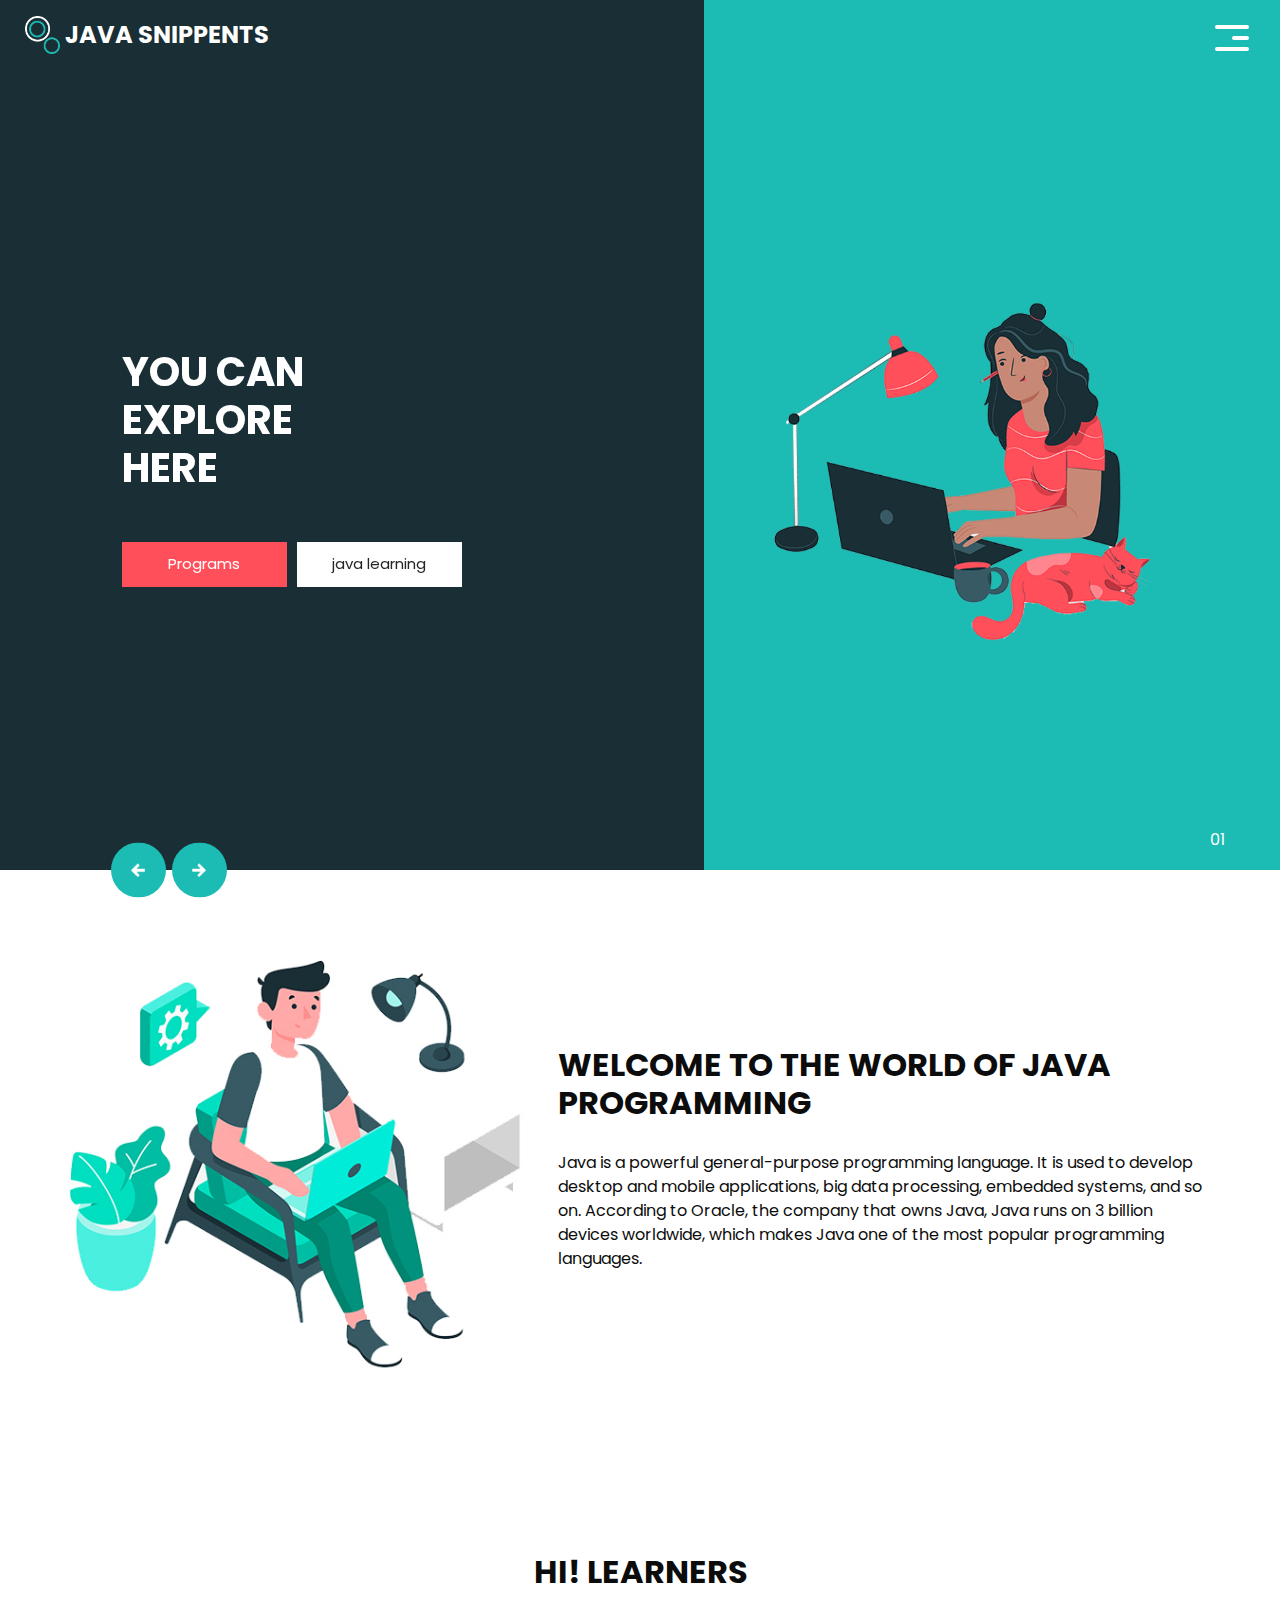
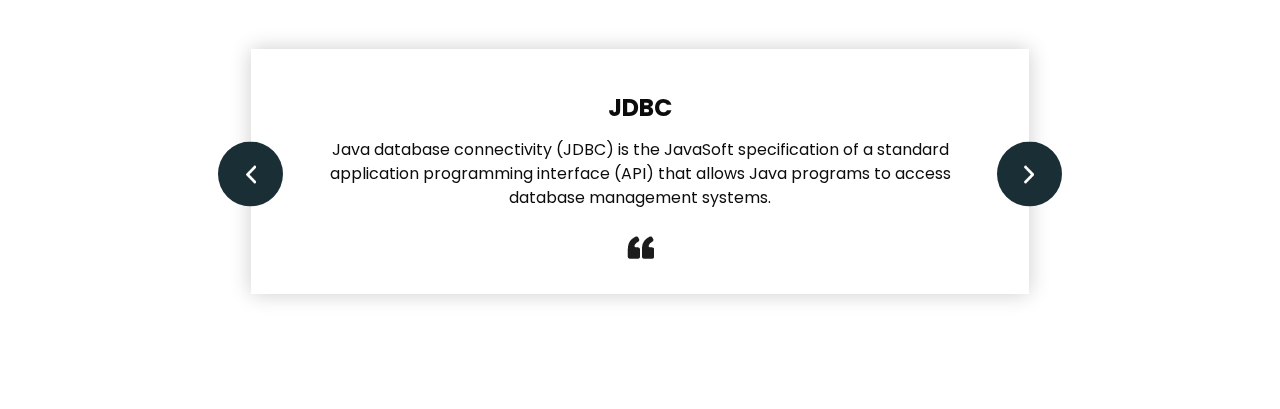
<file: index.html>
<!DOCTYPE html>
<html>

<head>
  <!-- Basic -->
  <meta charset="utf-8" />
  <meta http-equiv="X-UA-Compatible" content="IE=edge" />
  <!-- Mobile Metas -->
  <meta name="viewport" content="width=device-width, initial-scale=1, shrink-to-fit=no" />
  <!-- Site Metas -->
  <meta name="keywords" content="" />
  <meta name="description" content="" />
  <meta name="author" content="" />

  <title>document</title>

  <!-- bootstrap core css -->
  <link rel="stylesheet" type="text/css" href="css/bootstrap.css" />

  <link href="https://fonts.googleapis.com/css?family=Poppins:400,700&display=swap" rel="stylesheet">
  <!-- Custom styles for this template -->
  <link href="css/style.css" rel="stylesheet" />
  <!-- responsive style -->
  <link href="css/responsive.css" rel="stylesheet" />
</head>

<body>
  <div class="hero_area">
    <!-- header section strats -->
    <header class="header_section">
      <div class="container-fluid">
        <nav class="navbar navbar-expand-lg custom_nav-container">
          <a class="navbar-brand" href="index.html">
            <img src="images/logo.png" alt="" />
            <span>
              JAVA SNIPPENTS
            </span>
          </a>
          <button class="navbar-toggler" type="button" data-toggle="collapse" data-target="#navbarSupportedContent" aria-controls="navbarSupportedContent" aria-expanded="false" aria-label="Toggle navigation">
            <span class="navbar-toggler-icon"></span>
          </button>

          <div class="collapse navbar-collapse" id="navbarSupportedContent">
            <ul class="navbar-nav  ">
              <li class="nav-item active">
                <a class="nav-link" href="index.html">Home <span class="sr-only">(current)</span></a>
              </li>
              <li class="nav-item">
                <a class="nav-link" href="about.html"> About</a>
              </li>
              <li class="nav-item">
                <a class="nav-link" href="work.html">Work </a>
              </li>
              <li class="nav-item">
                <a class="nav-link" href="category.html"> Category </a>
              </li>
            </ul>
            <div class="user_option">
              <a href="">
                <span>
                  Login
                </span>
              </a>
              <form class="form-inline my-2 my-lg-0 ml-0 ml-lg-4 mb-3 mb-lg-0">
                <button class="btn  my-2 my-sm-0 nav_search-btn" type="submit"></button>
              </form>
            </div>
          </div>
          <div>
            <div class="custom_menu-btn ">
              <button>
                <span class=" s-1">

                </span>
                <span class="s-2">

                </span>
                <span class="s-3">

                </span>
              </button>
            </div>
          </div>

        </nav>
      </div>
    </header>
    <!-- end header section -->
    <!-- slider section -->
    <section class="slider_section ">
      <div class="carousel_btn-container">
        <a class="carousel-control-prev" href="#carouselExampleIndicators" role="button" data-slide="prev">
          <span class="sr-only">Previous</span>
        </a>
        <a class="carousel-control-next" href="#carouselExampleIndicators" role="button" data-slide="next">
          <span class="sr-only">Next</span>
        </a>
      </div>
      <div id="carouselExampleIndicators" class="carousel slide" data-ride="carousel">
        <ol class="carousel-indicators">
          <li data-target="#carouselExampleIndicators" data-slide-to="0" class="active">01</li>
          <li data-target="#carouselExampleIndicators" data-slide-to="1">02</li>
          <li data-target="#carouselExampleIndicators" data-slide-to="2">03</li>
        </ol>
        <div class="carousel-inner">
          <div class="carousel-item active">
            <div class="container-fluid">
              <div class="row">
                <div class="col-md-5 offset-md-1">
                  <div class="detail-box">
                    <h1>
                      You Can <br>
                      Explore<br>
                      Here
                    </h1>
                    <p>
                      
                    </p>
                    <div class="btn-box">
                      <a href=" java-list.html" class="btn-1">
                        Programs
                      </a>
                      <a href="" class="btn-2">
                       java learning
                      </a>
                    </div>
                  </div>
                </div>
                <div class="offset-md-1 col-md-4 img-container">
                  <div class="img-box">
                    <img src="images/slider-img.png" alt="">
                  </div>
                </div>
              </div>
            </div>
          </div>
          <div class="carousel-item ">
            <div class="container-fluid">
              <div class="row">
                <div class="col-md-5 offset-md-1">
                  <div class="detail-box">
                    <h1>
                      You Can <br>
                      Explore <br>
                      Here
                    </h1>
                    <!-- <p>
                     It is a long established fact that a reader will be distracted by
                      the readable content of a page
                    </p>  -->
                    <div class="btn-box">
                      <a href="programs.html" class="btn-1">
                        programs
                      </a>
                      <a href="" class="btn-2">
                        java learning
                      </a>
                    </div>
                  </div>
                </div>
                <div class="offset-md-1 col-md-4 img-container">
                  <div class="img-box">
                    <img src="images/slider-img.png" alt="">
                  </div>
                </div>
              </div>
            </div>
          </div>
          <div class="carousel-item ">
            <div class="container-fluid">
              <div class="row">
                <div class="col-md-5 offset-md-1">
                  <div class="detail-box">
                    <h1>
                      You Can <br>
                      Explore<br>
                      Here
                    </h1>
                    <!-- <p>
                      It is a long established fact that a reader will be distracted by
                      the readable content of a page
                    </p> -->
                    <div class="btn-box">
                      <a href="programs.html" class="btn-1">
                        programs
                      </a>
                      <a href="" class="btn-2">
                        java learning
                      </a>
                    </div>
                  </div>
                </div>
                <div class="offset-md-1 col-md-4 img-container">
                  <div class="img-box">
                    <img src="images/slider-img.png" alt="">
                  </div>
                </div>
              </div>
            </div>
          </div>
        </div>

      </div>

    </section>
    <!-- end slider section -->
  </div>


  <!-- experience section -->

  <section class="experience_section layout_padding">
    <div class="container">
      <div class="row">
        <div class="col-md-5">
          <div class="img-box">
            <img src="images/experience-img.jpg" alt="">
          </div>
        </div>
        <div class="col-md-7">
          <div class="detail-box">
            <div class="heading_container">
              <h2>
                WELCOME TO THE WORLD OF JAVA PROGRAMMING
              </h2>
            </div>
            <p>
              Java is a powerful general-purpose programming language. It is used to develop desktop and mobile applications, big data processing, embedded systems, and so on. According to Oracle, the company that owns Java, Java runs on 3 billion devices worldwide, which makes Java one of the most popular programming languages.
            </p>
            <!-- <div class="btn-box">
              <a href="" class="btn-1">
                Read More
              </a>
              <a href="" class="btn-2">
                Hire
              </a>
            </div> -->
          </div>
        </div>

      </div>
    </div>
  </section>

  <!-- end experience section -->

  <!-- category section -->

  <!-- <section class="category_section layout_padding">
    <div class="container">
      <div class="heading_container">
        <h2>
          Category
        </h2>
      </div>
      <div class="category_container">
        <div class="box">
          <div class="img-box">
            <img src="images/c1.png" alt="">
          </div>
          <div class="detail-box">
            <h5>
              Design & Arts
            </h5>
          </div>
        </div>
        <div class="box">
          <div class="img-box">
            <img src="images/c2.png" alt="">
          </div>
          <div class="detail-box">
            <h5>
              Web Development
            </h5>
          </div>
        </div>
        <div class="box">
          <div class="img-box">
            <img src="images/c3.png" alt="">
          </div>
          <div class="detail-box">
            <h5>
              SEO Markting
            </h5>
          </div>
        </div>
        <div class="box">
          <div class="img-box">
            <img src="images/c4.png" alt="">
          </div>
          <div class="detail-box">
            <h5>
              Video Edting
            </h5>
          </div>
        </div>
        <div class="box">
          <div class="img-box">
            <img src="images/c5.png" alt="">
          </div>
          <div class="detail-box">
            <h5>
              Logo Design
            </h5>
          </div>
        </div>
        <div class="box">
          <div class="img-box">
            <img src="images/c6.png" alt="">
          </div>
          <div class="detail-box">
            <h5>
              Game Design
            </h5>
          </div>
        </div>
      </div>
    </div>
  </section>
 -->

  <!-- end category section -->

  <!-- about section -->

  <!-- <section class="about_section layout_padding">
    <div class="container">
      <div class="row">
        <div class="col-md-10 col-lg-9 mx-auto">
          <div class="img-box">
            <img src="images/about-img.jpg" alt="">
          </div>
        </div>
      </div>
      <div class="detail-box">
        <h2>
          About Spering Company
        </h2>
        <p>
          There are many variations of passages of Lorem Ipsum available, but the majority have suffered alteration in some form, by injected humour, or randomised words which don't look even slightly believable. If youThere are many variations of passages of Lorem Ipsum available, but the majority have suffered alteration in some form, by injected humour, or randomised words which don't look even slightly believable. If you
        </p>
        <a href="">
          Read More
        </a>
      </div>
    </div>
  </section> -->

  <!-- end about section -->

  <!-- freelance section -->

  <!-- <section class="freelance_section ">
    <div id="accordion">
      <div class="container-fluid">
        <div class="row">
          <div class="col-md-5 offset-md-1">
            <div class="detail-box">
              <div class="heading_container">
                <h2>
                  Work Freelaner Has Done
                </h2>
              </div>
              <div class="tab_container">
                <div class="t-link-box" data-toggle="collapse" data-target="#collapseOne" aria-expanded="true" aria-controls="collapseOne">
                  <div class="img-box">
                    <img src="images/f1.png" alt="">
                  </div>
                  <div class="detail-box">
                    <h5>
                      $250 Million
                    </h5>
                    <h3>
                      Paid to Freelancers
                    </h3>
                  </div>
                </div>
                <div class="t-link-box collapsed" data-toggle="collapse" data-target="#collapseTwo" aria-expanded="false" aria-controls="collapseTwo">
                  <div class="img-box">
                    <img src="images/f2.png" alt="">
                  </div>
                  <div class="detail-box">
                    <h5>
                      2 Million
                    </h5>
                    <h3>
                      Paid Invoices
                    </h3>
                  </div>
                </div>
                <div class="t-link-box collapsed" data-toggle="collapse" data-target="#collapseThree" aria-expanded="false" aria-controls="collapseThree">
                  <div class="img-box">
                    <img src="images/f3.png" alt="">
                  </div>
                  <div class="detail-box">
                    <h5>
                      700,000
                    </h5>
                    <h3>
                      Worldwide Freelancer
                    </h3>
                  </div>
                </div>
                <div class="t-link-box collapsed" data-toggle="collapse" data-target="#collapseFour" aria-expanded="false" aria-controls="collapseFour">
                  <div class="img-box">
                    <img src="images/f4.png" alt="">
                  </div>
                  <div class="detail-box">
                    <h5>
                      98%
                    </h5>
                    <h3>
                      Customer <br>
                      Satisfaction Rate
                    </h3>
                  </div>
                </div>
              </div>
            </div>
          </div>
          <div class="col-md-6">
            <div class="collapse show" id="collapseOne" aria-labelledby="headingOne" data-parent="#accordion">
              <div class="img-box">
                <img src="images/freelance-img.jpg" alt="">
              </div>
            </div>
            <div class="collapse" id="collapseTwo" aria-labelledby="headingTwo" data-parent="#accordion">
              <div class="img-box">
                <img src="images/freelance-img.jpg" alt="">
              </div>
            </div>
            <div class="collapse" id="collapseThree" aria-labelledby="headingThree" data-parent="#accordion">
              <div class="img-box">
                <img src="images/freelance-img.jpg" alt="">
              </div>
            </div>
            <div class="collapse" id="collapseFour" aria-labelledby="headingfour" data-parent="#accordion">
              <div class="img-box">
                <img src="images/freelance-img.jpg" alt="">
              </div>
            </div>
          </div>
        </div>
      </div>
    </div>
  </section> -->

  <!-- end freelance section -->

  <!-- client section -->

  <section class="client_section layout_padding">
    <div class="container">
      <div class="row">
        <div class="col-lg-9 col-md-10 mx-auto">
          <div class="heading_container">
            <h2>
              Hi! learners
            </h2>
          </div>
          <div id="carouselExampleControls" class="carousel slide" data-ride="carousel">
            <div class="carousel-inner">
              <div class="carousel-item active">
                <div class="detail-box">
                  <h4>
                    JDBC
                  </h4>
                  <p>
                    Java database connectivity (JDBC) is the JavaSoft specification of a standard application programming interface (API) that allows Java programs to access database management systems.
                  </p>
                  <img src="images/quote.png" alt="">
                </div>
              </div>
              <div class="carousel-item">
                <div class="detail-box">
                  <h4>
                   STRINGS
                  </h4>
                  <p>
                    In Java, string is basically an object that represents sequence of char values. An array of characters works same as Java string
                  </p>
                  <img src="images/quote.png" alt="">
                </div>
              </div>
              <div class="carousel-item">
                <div class="detail-box">
                  <h4>
                    ARRAYS
                  </h4>
                  <p>
                    Arrays are used to store multiple values in a single variable, instead of declaring separate variables for each value. 
                  </p>
                  <img src="images/quote.png" alt="">
                </div>
              </div>
            </div>
            <a class="carousel-control-prev" href="#carouselExampleControls" role="button" data-slide="prev">
              <span class="sr-only">Previous</span>
            </a>
            <a class="carousel-control-next" href="#carouselExampleControls" role="button" data-slide="next">
              <span class="sr-only">Next</span>
            </a>
          </div>
        </div>
      </div>
    </div>
  </section>

  <!-- end client section -->



  <!-- info section -->

  <!--  -->


</body>
</body>

</html>
</file>
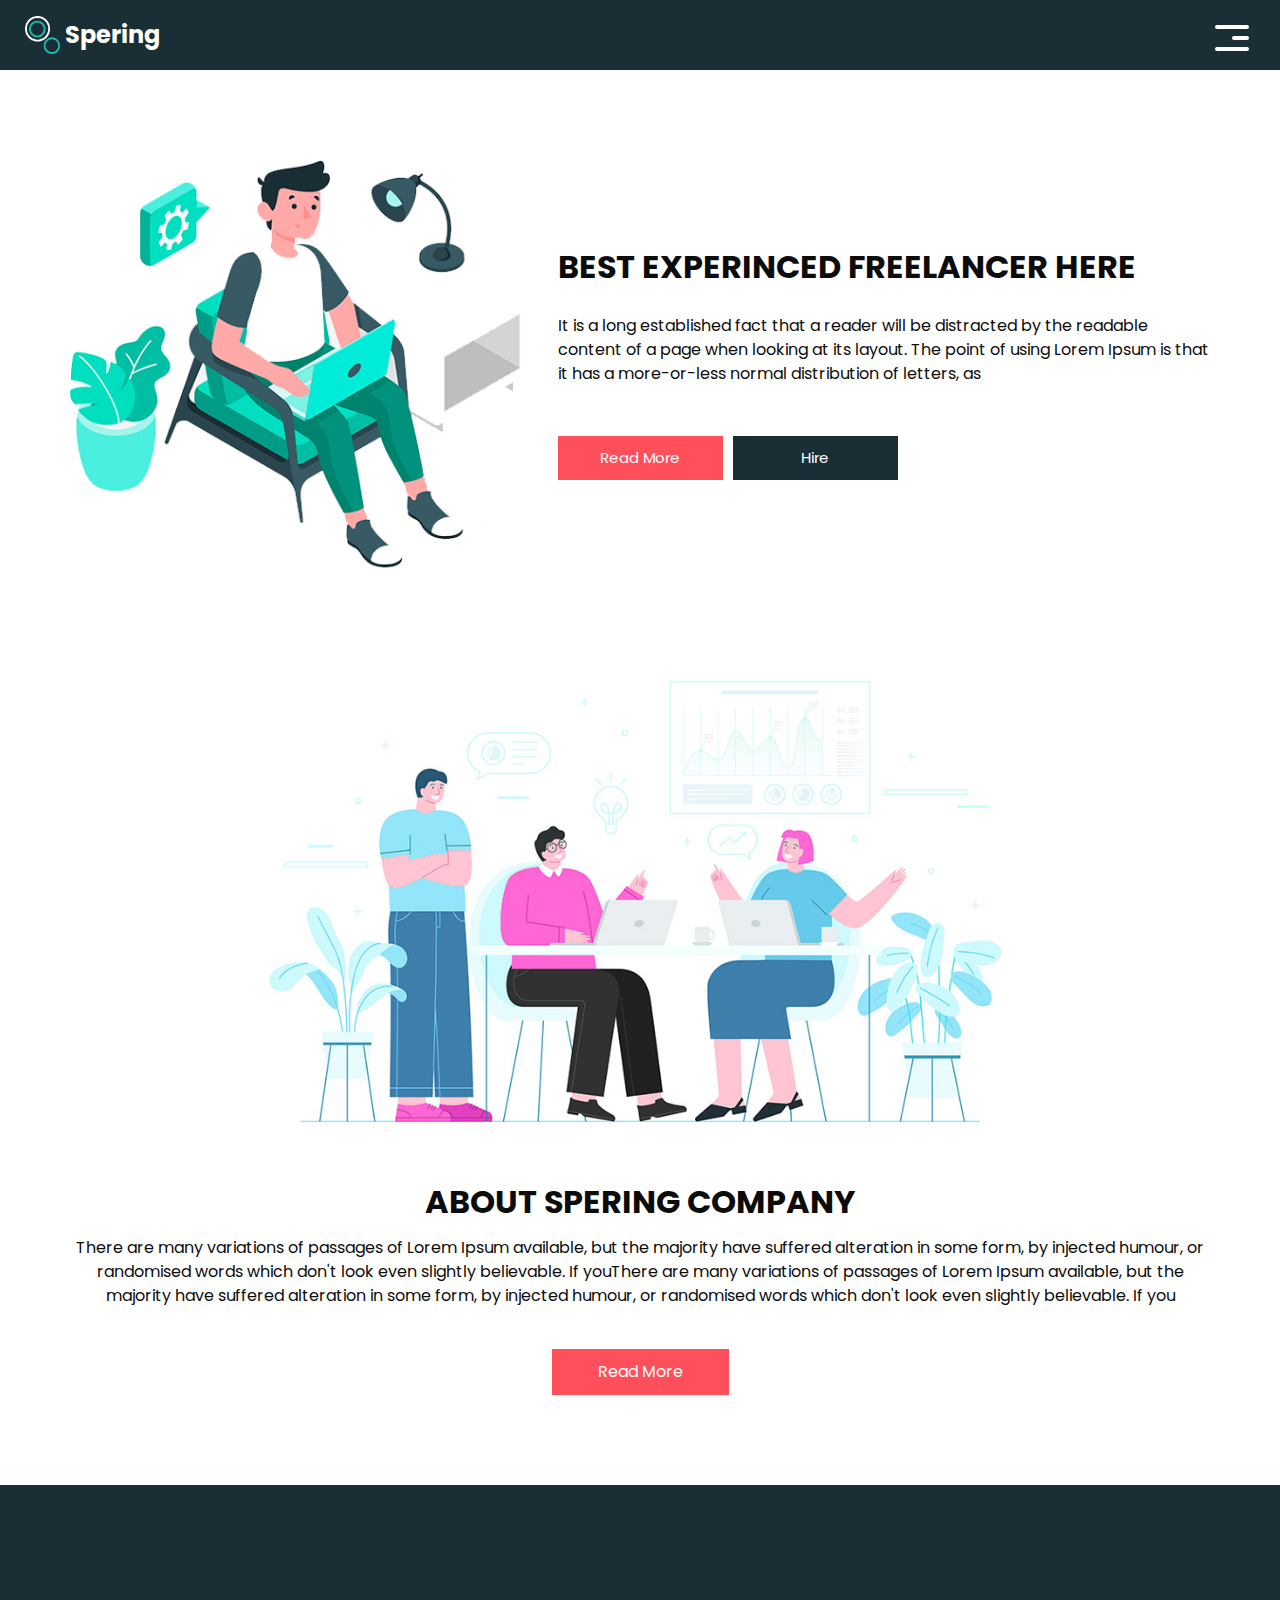
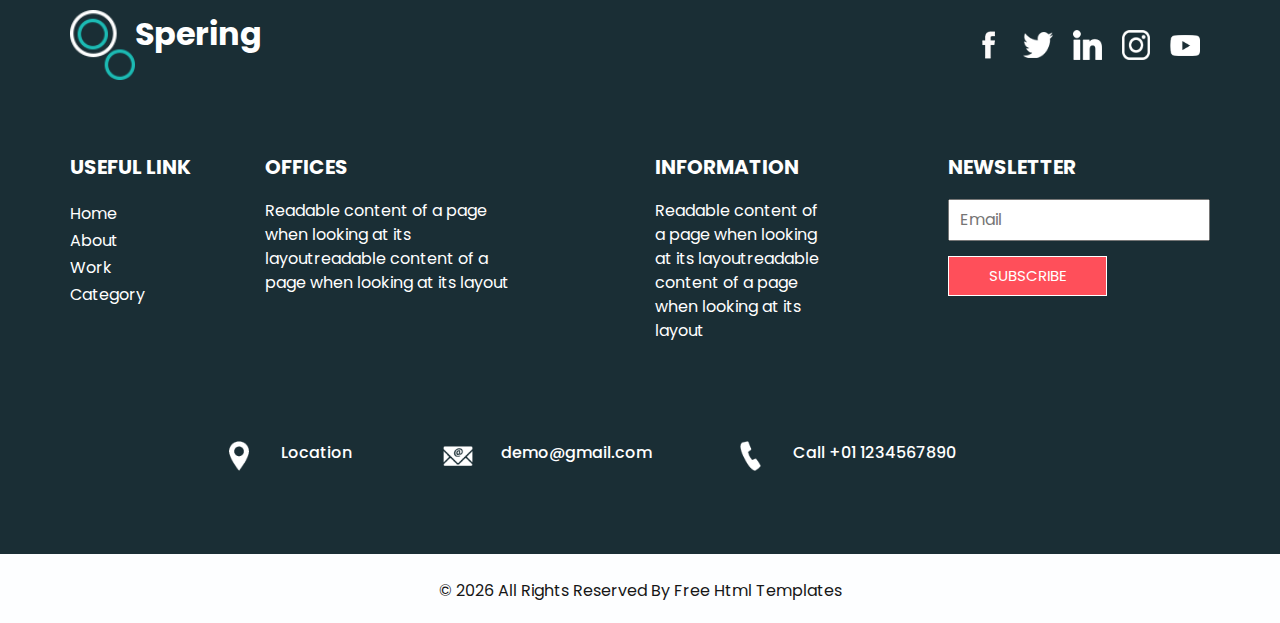
<file: about.html>
<!DOCTYPE html>
<html>

<head>
  <!-- Basic -->
  <meta charset="utf-8" />
  <meta http-equiv="X-UA-Compatible" content="IE=edge" />
  <!-- Mobile Metas -->
  <meta name="viewport" content="width=device-width, initial-scale=1, shrink-to-fit=no" />
  <!-- Site Metas -->
  <meta name="keywords" content="" />
  <meta name="description" content="" />
  <meta name="author" content="" />

  <title>Spering</title>

  <!-- bootstrap core css -->
  <link rel="stylesheet" type="text/css" href="css/bootstrap.css" />

  <link href="https://fonts.googleapis.com/css?family=Poppins:400,700&display=swap" rel="stylesheet">
  <!-- Custom styles for this template -->
  <link href="css/style.css" rel="stylesheet" />
  <!-- responsive style -->
  <link href="css/responsive.css" rel="stylesheet" />
</head>

<body class="sub_page">
  <div class="hero_area">
    <!-- header section strats -->
    <header class="header_section">
      <div class="container-fluid">
        <nav class="navbar navbar-expand-lg custom_nav-container">
          <a class="navbar-brand" href="index.html">
            <img src="images/logo.png" alt="" />
            <span>
              Spering
            </span>
          </a>
          <button class="navbar-toggler" type="button" data-toggle="collapse" data-target="#navbarSupportedContent" aria-controls="navbarSupportedContent" aria-expanded="false" aria-label="Toggle navigation">
            <span class="navbar-toggler-icon"></span>
          </button>

          <div class="collapse navbar-collapse" id="navbarSupportedContent">
            <ul class="navbar-nav  ">
              <li class="nav-item">
                <a class="nav-link" href="index.html">Home <span class="sr-only">(current)</span></a>
              </li>
              <li class="nav-item active">
                <a class="nav-link" href="about.html"> About</a>
              </li>
              <li class="nav-item">
                <a class="nav-link" href="work.html">Work </a>
              </li>
              <li class="nav-item">
                <a class="nav-link" href="category.html"> Category </a>
              </li>
            </ul>
            <div class="user_option">
              <a href="">
                <span>
                  Login
                </span>
              </a>
              <form class="form-inline my-2 my-lg-0 ml-0 ml-lg-4 mb-3 mb-lg-0">
                <button class="btn  my-2 my-sm-0 nav_search-btn" type="submit"></button>
              </form>
            </div>
          </div>
          <div>
            <div class="custom_menu-btn ">
              <button>
                <span class=" s-1">

                </span>
                <span class="s-2">

                </span>
                <span class="s-3">

                </span>
              </button>
            </div>
          </div>

        </nav>
      </div>
    </header>
    <!-- end header section -->
  </div>


  <!-- experience section -->

  <section class="experience_section layout_padding-top layout_padding2-bottom">
    <div class="container">
      <div class="row">
        <div class="col-md-5">
          <div class="img-box">
            <img src="images/experience-img.jpg" alt="">
          </div>
        </div>
        <div class="col-md-7">
          <div class="detail-box">
            <div class="heading_container">
              <h2>
                Best Experinced Freelancer Here
              </h2>
            </div>
            <p>
              It is a long established fact that a reader will be distracted by the readable content of a page when looking at its layout. The point of using Lorem Ipsum is that it has a more-or-less normal distribution of letters, as
            </p>
            <div class="btn-box">
              <a href="" class="btn-1">
                Read More
              </a>
              <a href="" class="btn-2">
                Hire
              </a>
            </div>
          </div>
        </div>

      </div>
    </div>
  </section>

  <!-- end experience section -->


  <!-- about section -->

  <section class="about_section layout_padding-bottom">
    <div class="container">
      <div class="row">
        <div class="col-md-10 col-lg-9 mx-auto">
          <div class="img-box">
            <img src="images/about-img.jpg" alt="">
          </div>
        </div>
      </div>
      <div class="detail-box">
        <h2>
          About Spering Company
        </h2>
        <p>
          There are many variations of passages of Lorem Ipsum available, but the majority have suffered alteration in some form, by injected humour, or randomised words which don't look even slightly believable. If youThere are many variations of passages of Lorem Ipsum available, but the majority have suffered alteration in some form, by injected humour, or randomised words which don't look even slightly believable. If you
        </p>
        <a href="">
          Read More
        </a>
      </div>
    </div>
  </section>

  <!-- end about section -->

  <!-- info section -->

  <section class="info_section ">
    <div class="info_container layout_padding-top">
      <div class="container">
        <div class="info_top">
          <div class="info_logo">
            <img src="images/logo.png" alt="" />
            <span>
              Spering
            </span>
          </div>
          <div class="social_box">
            <a href="#">
              <img src="images/fb.png" alt="">
            </a>
            <a href="#">
              <img src="images/twitter.png" alt="">
            </a>
            <a href="#">
              <img src="images/linkedin.png" alt="">
            </a>
            <a href="#">
              <img src="images/instagram.png" alt="">
            </a>
            <a href="#">
              <img src="images/youtube.png" alt="">
            </a>
          </div>
        </div>

        <div class="info_main">
          <div class="row">
            <div class="col-md-3 col-lg-2">
              <div class="info_link-box">
                <h5>
                  Useful Link
                </h5>
                <ul>
                  <li class=" active">
                    <a class="" href="index.html">Home <span class="sr-only">(current)</span></a>
                  </li>
                  <li class="">
                    <a class="" href="about.html">About </a>
                  </li>
                  <li class="">
                    <a class="" href="work.html">Work </a>
                  </li>
                  <li class="">
                    <a class="" href="category.html">Category </a>
                  </li>
                </ul>
              </div>
            </div>
            <div class="col-md-3 ">
              <h5>
                Offices
              </h5>
              <p>
                Readable content of a page when looking at its layoutreadable content of a page when looking at its layout
              </p>
            </div>

            <div class="col-md-3 col-lg-2 offset-lg-1">
              <h5>
                Information
              </h5>
              <p>
                Readable content of a page when looking at its layoutreadable content of a page when looking at its layout
              </p>
            </div>

            <div class="col-md-3  offset-lg-1">
              <div class="info_form ">
                <h5>
                  Newsletter
                </h5>
                <form action="">
                  <input type="email" placeholder="Email">
                  <button>
                    Subscribe
                  </button>
                </form>
              </div>
            </div>
          </div>
        </div>
        <div class="row">
          <div class="col-lg-9 col-md-10 mx-auto">
            <div class="info_contact layout_padding2">
              <div class="row">
                <div class="col-md-3">
                  <a href="#" class="link-box">
                    <div class="img-box">
                      <img src="images/location.png" alt="">
                    </div>
                    <div class="detail-box">
                      <h6>
                        Location
                      </h6>
                    </div>
                  </a>
                </div>
                <div class="col-md-4">
                  <a href="#" class="link-box">
                    <div class="img-box">
                      <img src="images/mail.png" alt="">
                    </div>
                    <div class="detail-box">
                      <h6>
                        demo@gmail.com
                      </h6>
                    </div>
                  </a>
                </div>
                <div class="col-md-5">
                  <a href="#" class="link-box">
                    <div class="img-box">
                      <img src="images/call.png" alt="">
                    </div>
                    <div class="detail-box">
                      <h6>
                        Call +01 1234567890
                      </h6>
                    </div>
                  </a>
                </div>
              </div>
            </div>
          </div>
        </div>

      </div>
    </div>
  </section>

  <!-- end info section -->

  <!-- footer section -->
  <footer class="container-fluid footer_section ">
    <div class="container">
      <p>
        &copy; <span id="displayDate"></span> All Rights Reserved By
        <a href="https://html.design/">Free Html Templates</a>
      </p>
    </div>
  </footer>
  <!-- end  footer section -->


  <script src="js/jquery-3.4.1.min.js"></script>
  <script src="js/bootstrap.js"></script>
  <script src="js/custom.js"></script>


</body>
</body>

</html>
</file>
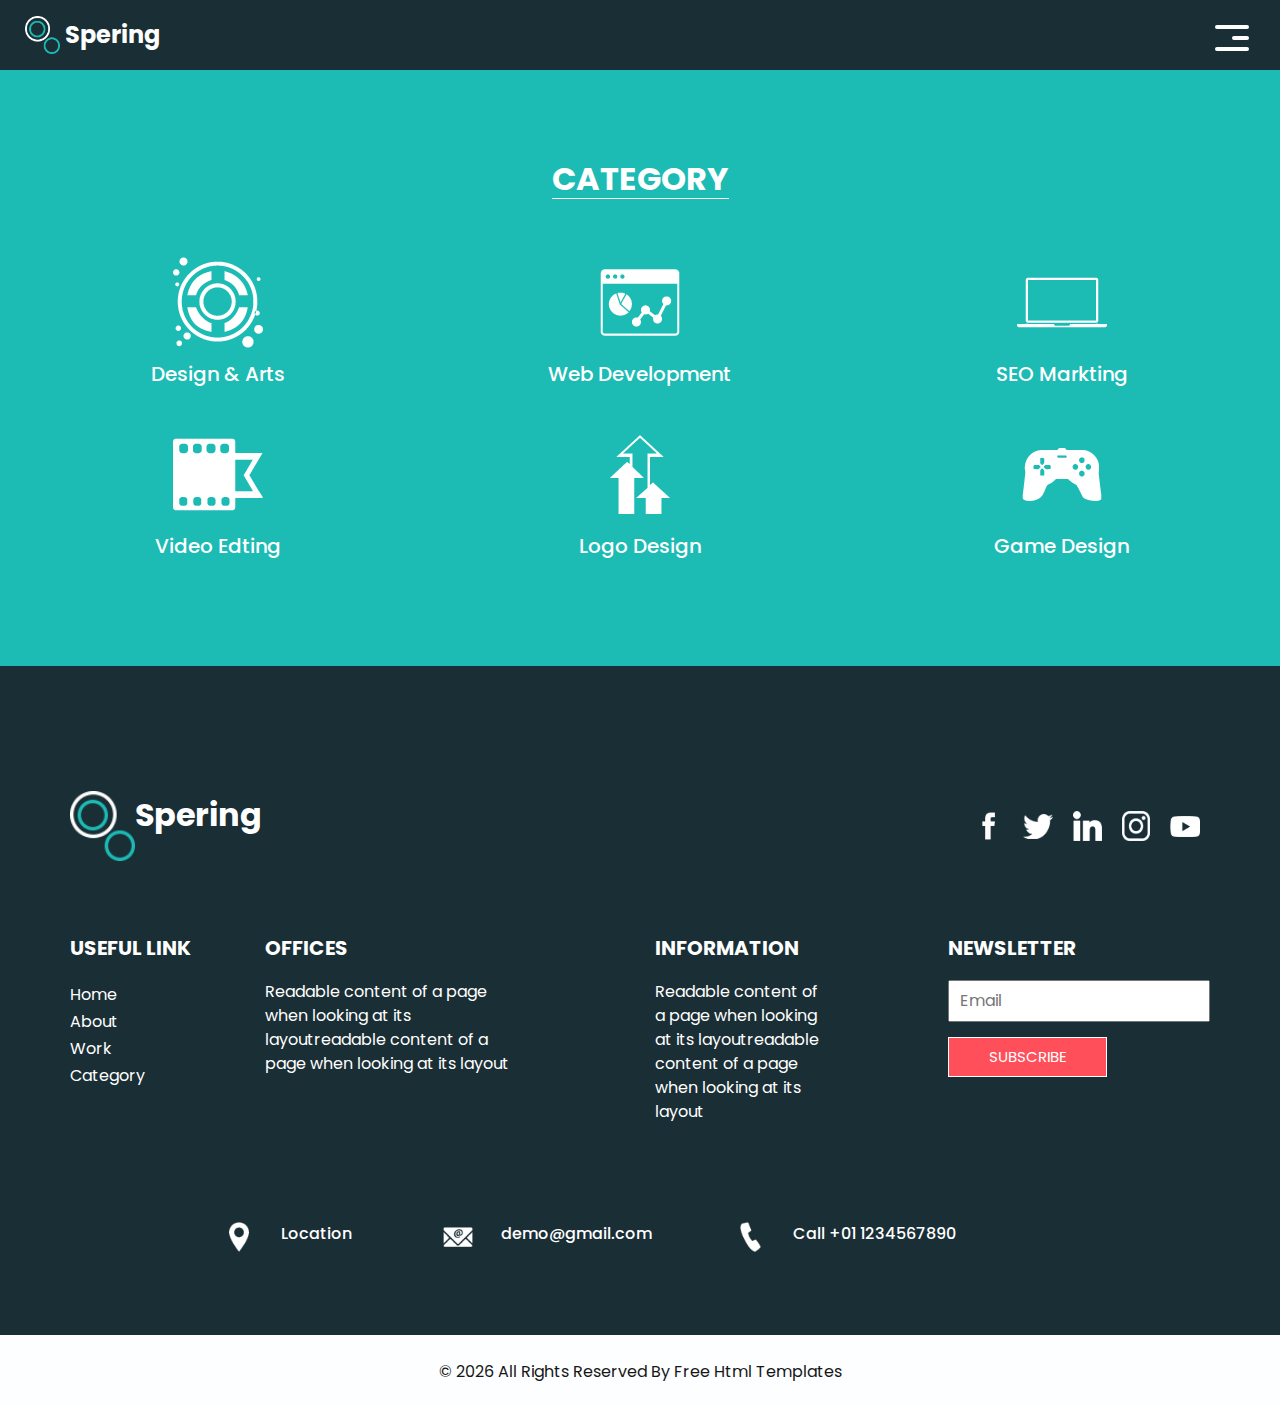
<file: category.html>
<!DOCTYPE html>
<html>

<head>
  <!-- Basic -->
  <meta charset="utf-8" />
  <meta http-equiv="X-UA-Compatible" content="IE=edge" />
  <!-- Mobile Metas -->
  <meta name="viewport" content="width=device-width, initial-scale=1, shrink-to-fit=no" />
  <!-- Site Metas -->
  <meta name="keywords" content="" />
  <meta name="description" content="" />
  <meta name="author" content="" />

  <title>Spering</title>

  <!-- bootstrap core css -->
  <link rel="stylesheet" type="text/css" href="css/bootstrap.css" />

  <link href="https://fonts.googleapis.com/css?family=Poppins:400,700&display=swap" rel="stylesheet">
  <!-- Custom styles for this template -->
  <link href="css/style.css" rel="stylesheet" />
  <!-- responsive style -->
  <link href="css/responsive.css" rel="stylesheet" />
</head>

<body class="sub_page">
  <div class="hero_area">
    <!-- header section strats -->
    <header class="header_section">
      <div class="container-fluid">
        <nav class="navbar navbar-expand-lg custom_nav-container">
          <a class="navbar-brand" href="index.html">
            <img src="images/logo.png" alt="" />
            <span>
              Spering
            </span>
          </a>
          <button class="navbar-toggler" type="button" data-toggle="collapse" data-target="#navbarSupportedContent" aria-controls="navbarSupportedContent" aria-expanded="false" aria-label="Toggle navigation">
            <span class="navbar-toggler-icon"></span>
          </button>

          <div class="collapse navbar-collapse" id="navbarSupportedContent">
            <ul class="navbar-nav  ">
              <li class="nav-item ">
                <a class="nav-link" href="index.html">Home <span class="sr-only">(current)</span></a>
              </li>
              <li class="nav-item">
                <a class="nav-link" href="about.html"> About</a>
              </li>
              <li class="nav-item">
                <a class="nav-link" href="work.html">Work </a>
              </li>
              <li class="nav-item active">
                <a class="nav-link" href="category.html"> Category </a>
              </li>
            </ul>
            <div class="user_option">
              <a href="">
                <span>
                  Login
                </span>
              </a>
              <form class="form-inline my-2 my-lg-0 ml-0 ml-lg-4 mb-3 mb-lg-0">
                <button class="btn  my-2 my-sm-0 nav_search-btn" type="submit"></button>
              </form>
            </div>
          </div>
          <div>
            <div class="custom_menu-btn ">
              <button>
                <span class=" s-1">

                </span>
                <span class="s-2">

                </span>
                <span class="s-3">

                </span>
              </button>
            </div>
          </div>

        </nav>
      </div>
    </header>
    <!-- end header section -->
  </div>

  <!-- category section -->

  <section class="category_section layout_padding">
    <div class="container">
      <div class="heading_container">
        <h2>
          Category
        </h2>
      </div>
      <div class="category_container">
        <div class="box">
          <div class="img-box">
            <img src="images/c1.png" alt="">
          </div>
          <div class="detail-box">
            <h5>
              Design & Arts
            </h5>
          </div>
        </div>
        <div class="box">
          <div class="img-box">
            <img src="images/c2.png" alt="">
          </div>
          <div class="detail-box">
            <h5>
              Web Development
            </h5>
          </div>
        </div>
        <div class="box">
          <div class="img-box">
            <img src="images/c3.png" alt="">
          </div>
          <div class="detail-box">
            <h5>
              SEO Markting
            </h5>
          </div>
        </div>
        <div class="box">
          <div class="img-box">
            <img src="images/c4.png" alt="">
          </div>
          <div class="detail-box">
            <h5>
              Video Edting
            </h5>
          </div>
        </div>
        <div class="box">
          <div class="img-box">
            <img src="images/c5.png" alt="">
          </div>
          <div class="detail-box">
            <h5>
              Logo Design
            </h5>
          </div>
        </div>
        <div class="box">
          <div class="img-box">
            <img src="images/c6.png" alt="">
          </div>
          <div class="detail-box">
            <h5>
              Game Design
            </h5>
          </div>
        </div>
      </div>
    </div>
  </section>
  <!-- end category section -->

  <!-- info section -->

  <section class="info_section ">
    <div class="info_container layout_padding-top">
      <div class="container">
        <div class="info_top">
          <div class="info_logo">
            <img src="images/logo.png" alt="" />
            <span>
              Spering
            </span>
          </div>
          <div class="social_box">
            <a href="#">
              <img src="images/fb.png" alt="">
            </a>
            <a href="#">
              <img src="images/twitter.png" alt="">
            </a>
            <a href="#">
              <img src="images/linkedin.png" alt="">
            </a>
            <a href="#">
              <img src="images/instagram.png" alt="">
            </a>
            <a href="#">
              <img src="images/youtube.png" alt="">
            </a>
          </div>
        </div>

        <div class="info_main">
          <div class="row">
            <div class="col-md-3 col-lg-2">
              <div class="info_link-box">
                <h5>
                  Useful Link
                </h5>
                <ul>
                  <li class=" active">
                    <a class="" href="index.html">Home <span class="sr-only">(current)</span></a>
                  </li>
                  <li class="">
                    <a class="" href="about.html">About </a>
                  </li>
                  <li class="">
                    <a class="" href="work.html">Work </a>
                  </li>
                  <li class="">
                    <a class="" href="category.html">Category </a>
                  </li>
                </ul>
              </div>
            </div>
            <div class="col-md-3 ">
              <h5>
                Offices
              </h5>
              <p>
                Readable content of a page when looking at its layoutreadable content of a page when looking at its layout
              </p>
            </div>

            <div class="col-md-3 col-lg-2 offset-lg-1">
              <h5>
                Information
              </h5>
              <p>
                Readable content of a page when looking at its layoutreadable content of a page when looking at its layout
              </p>
            </div>

            <div class="col-md-3  offset-lg-1">
              <div class="info_form ">
                <h5>
                  Newsletter
                </h5>
                <form action="">
                  <input type="email" placeholder="Email">
                  <button>
                    Subscribe
                  </button>
                </form>
              </div>
            </div>
          </div>
        </div>
        <div class="row">
          <div class="col-lg-9 col-md-10 mx-auto">
            <div class="info_contact layout_padding2">
              <div class="row">
                <div class="col-md-3">
                  <a href="#" class="link-box">
                    <div class="img-box">
                      <img src="images/location.png" alt="">
                    </div>
                    <div class="detail-box">
                      <h6>
                        Location
                      </h6>
                    </div>
                  </a>
                </div>
                <div class="col-md-4">
                  <a href="#" class="link-box">
                    <div class="img-box">
                      <img src="images/mail.png" alt="">
                    </div>
                    <div class="detail-box">
                      <h6>
                        demo@gmail.com
                      </h6>
                    </div>
                  </a>
                </div>
                <div class="col-md-5">
                  <a href="#" class="link-box">
                    <div class="img-box">
                      <img src="images/call.png" alt="">
                    </div>
                    <div class="detail-box">
                      <h6>
                        Call +01 1234567890
                      </h6>
                    </div>
                  </a>
                </div>
              </div>
            </div>
          </div>
        </div>

      </div>
    </div>
  </section>

  <!-- end info section -->

  <!-- footer section -->
  <footer class="container-fluid footer_section ">
    <div class="container">
      <p>
        &copy; <span id="displayDate"></span> All Rights Reserved By
        <a href="https://html.design/">Free Html Templates</a>
      </p>
    </div>
  </footer>
  <!-- end  footer section -->


  <script src="js/jquery-3.4.1.min.js"></script>
  <script src="js/bootstrap.js"></script>
  <script src="js/custom.js"></script>

</body>
</body>

</html>
</file>
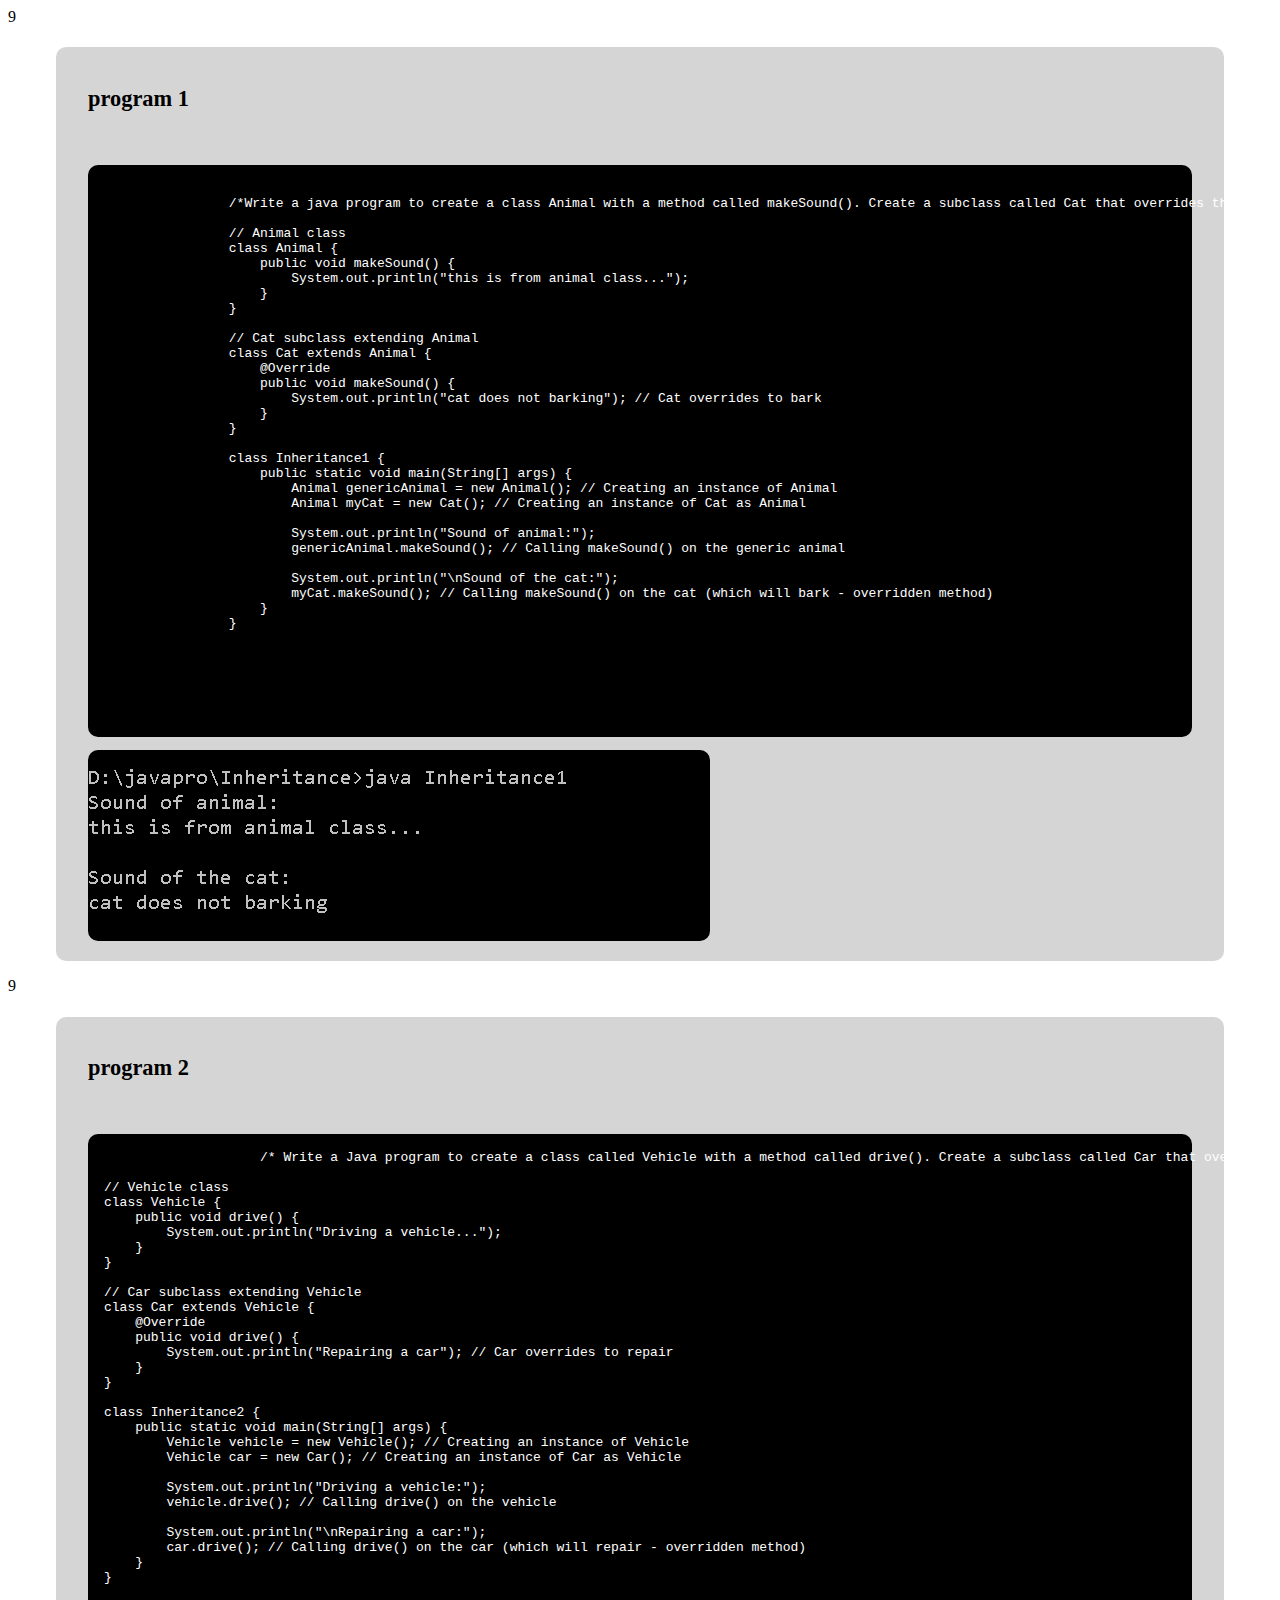
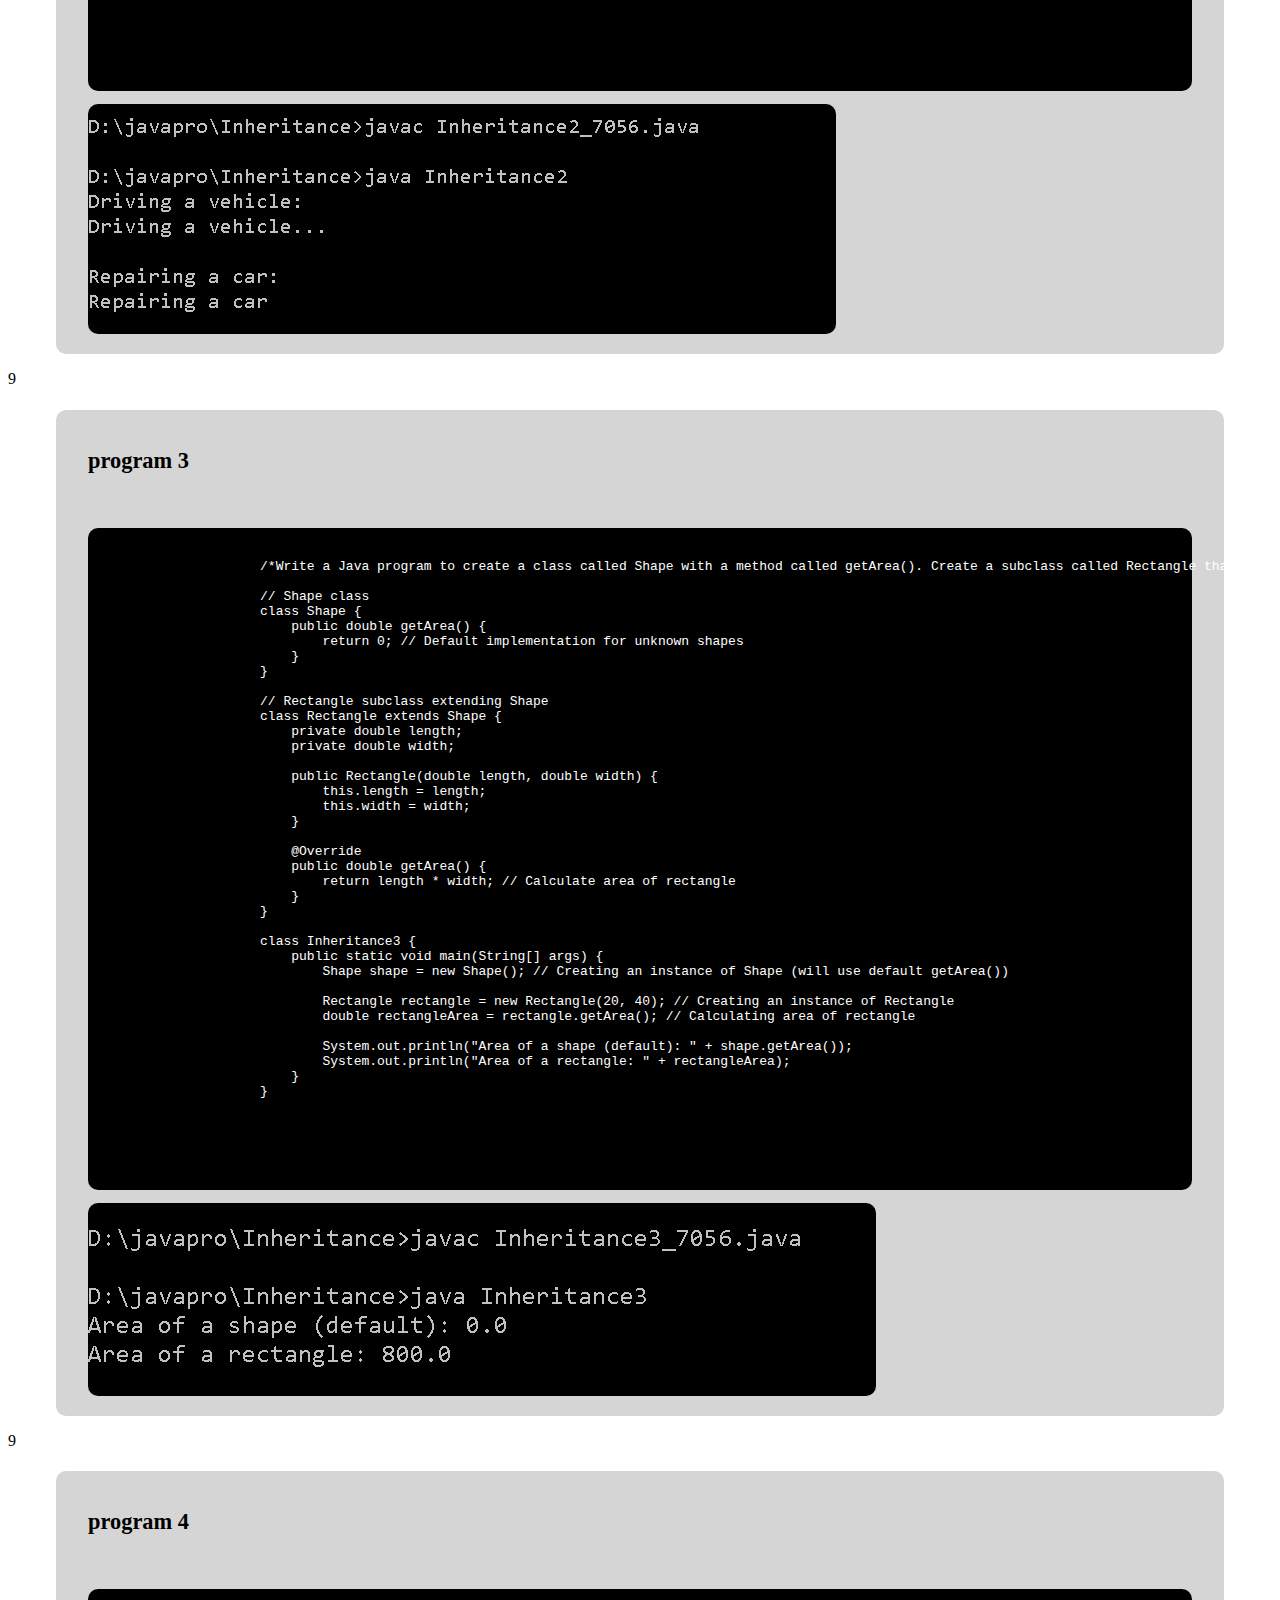
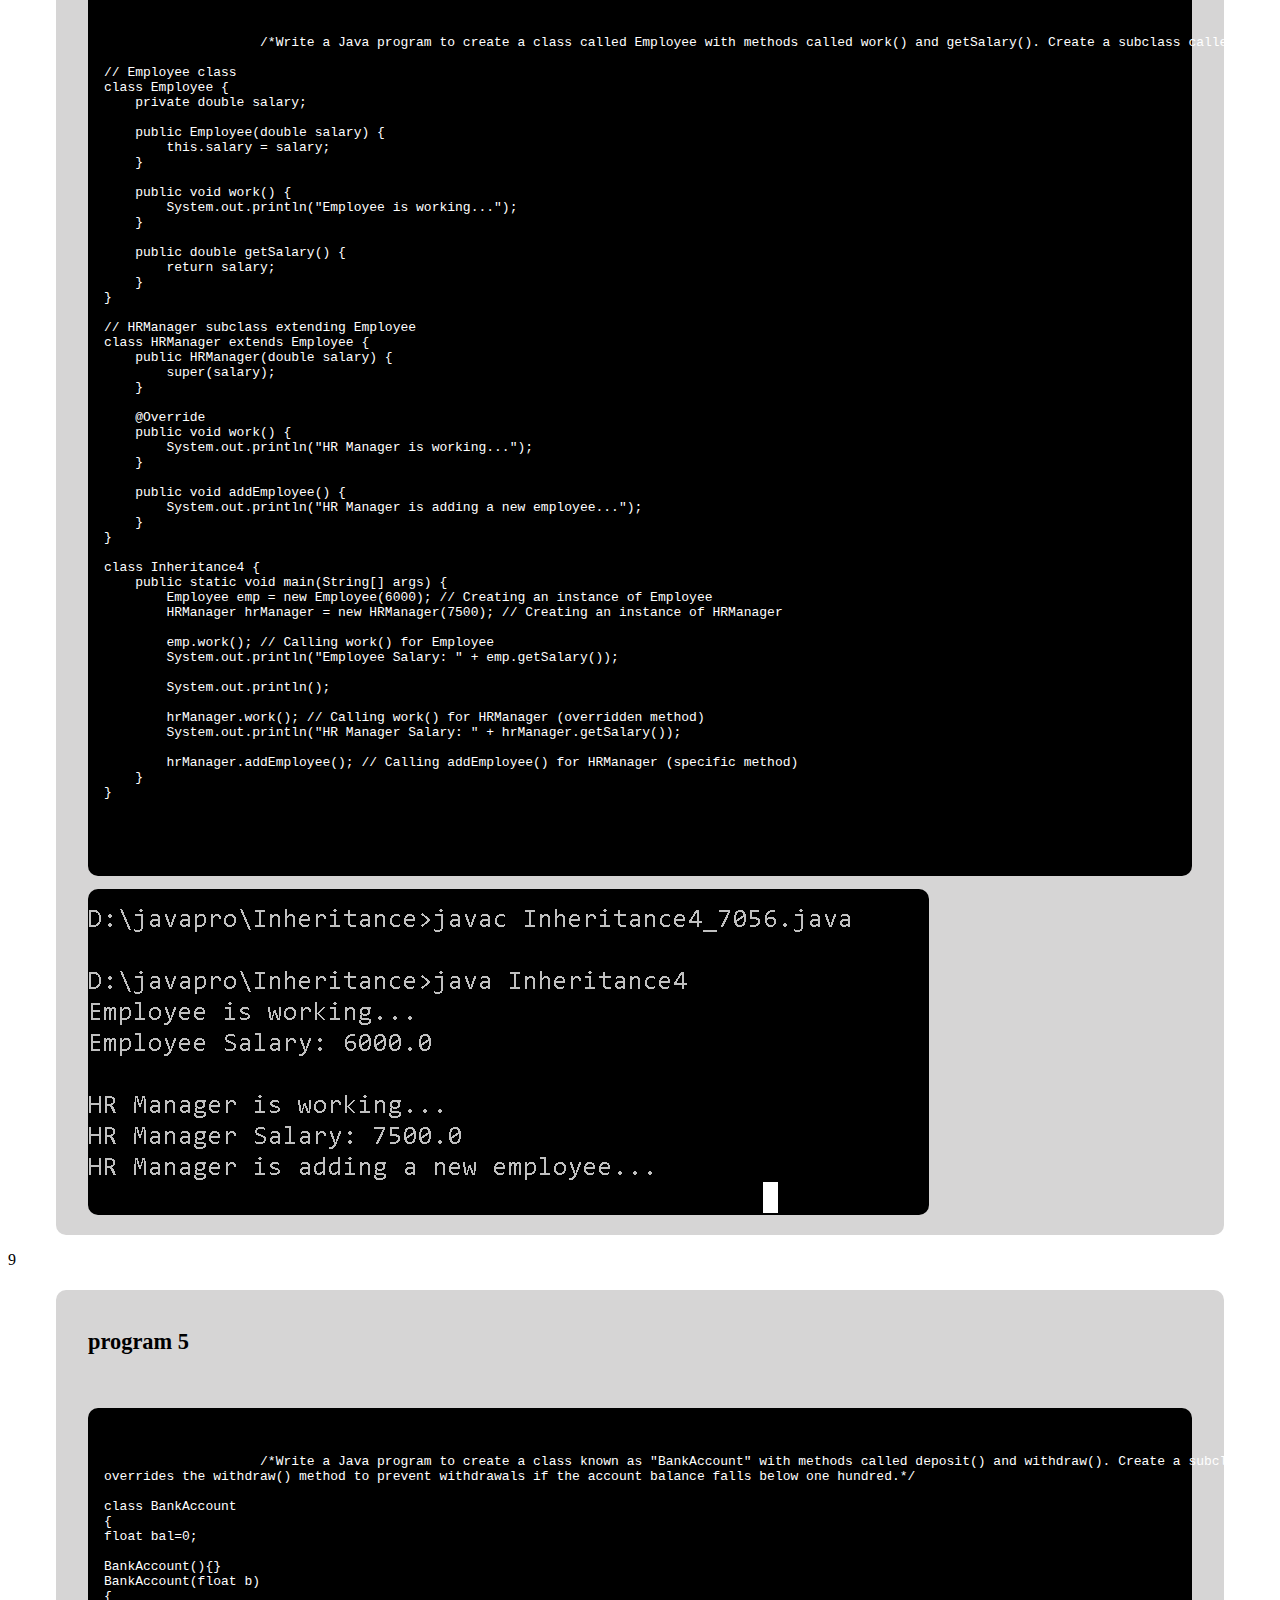
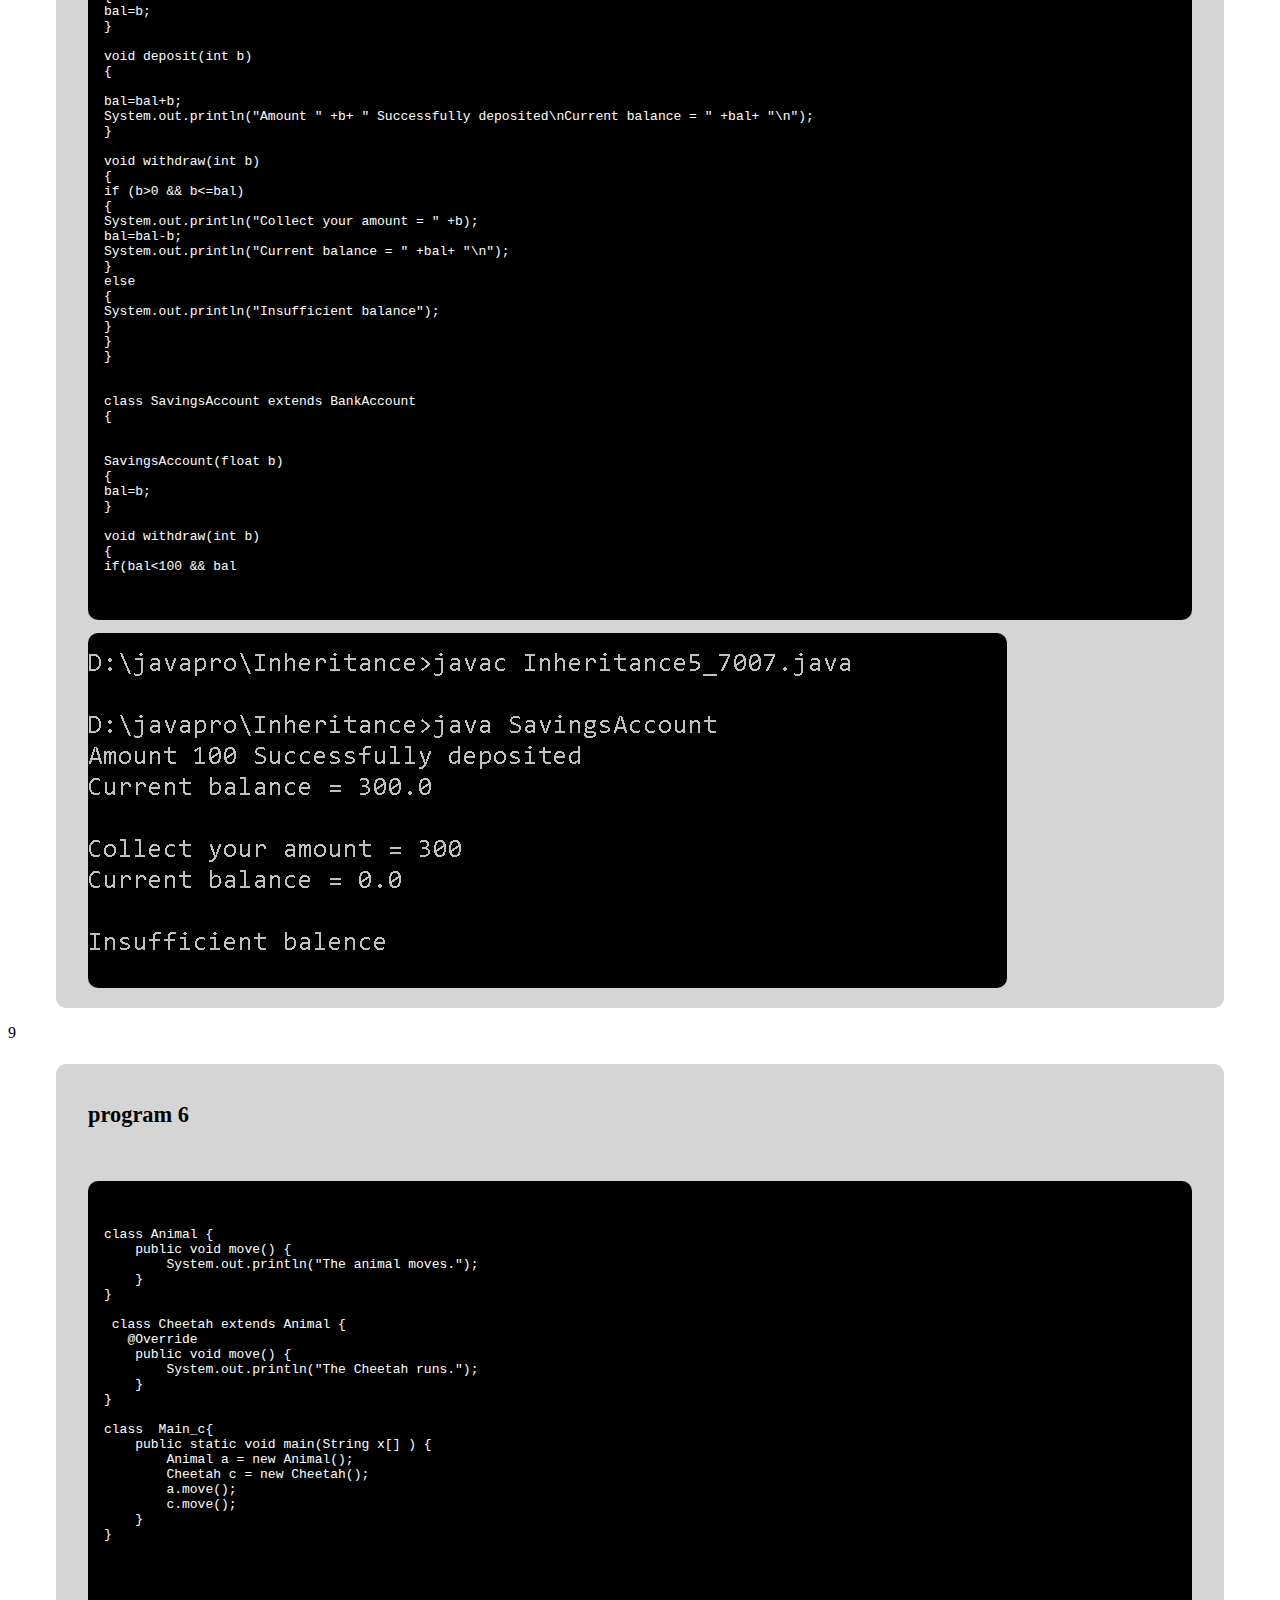
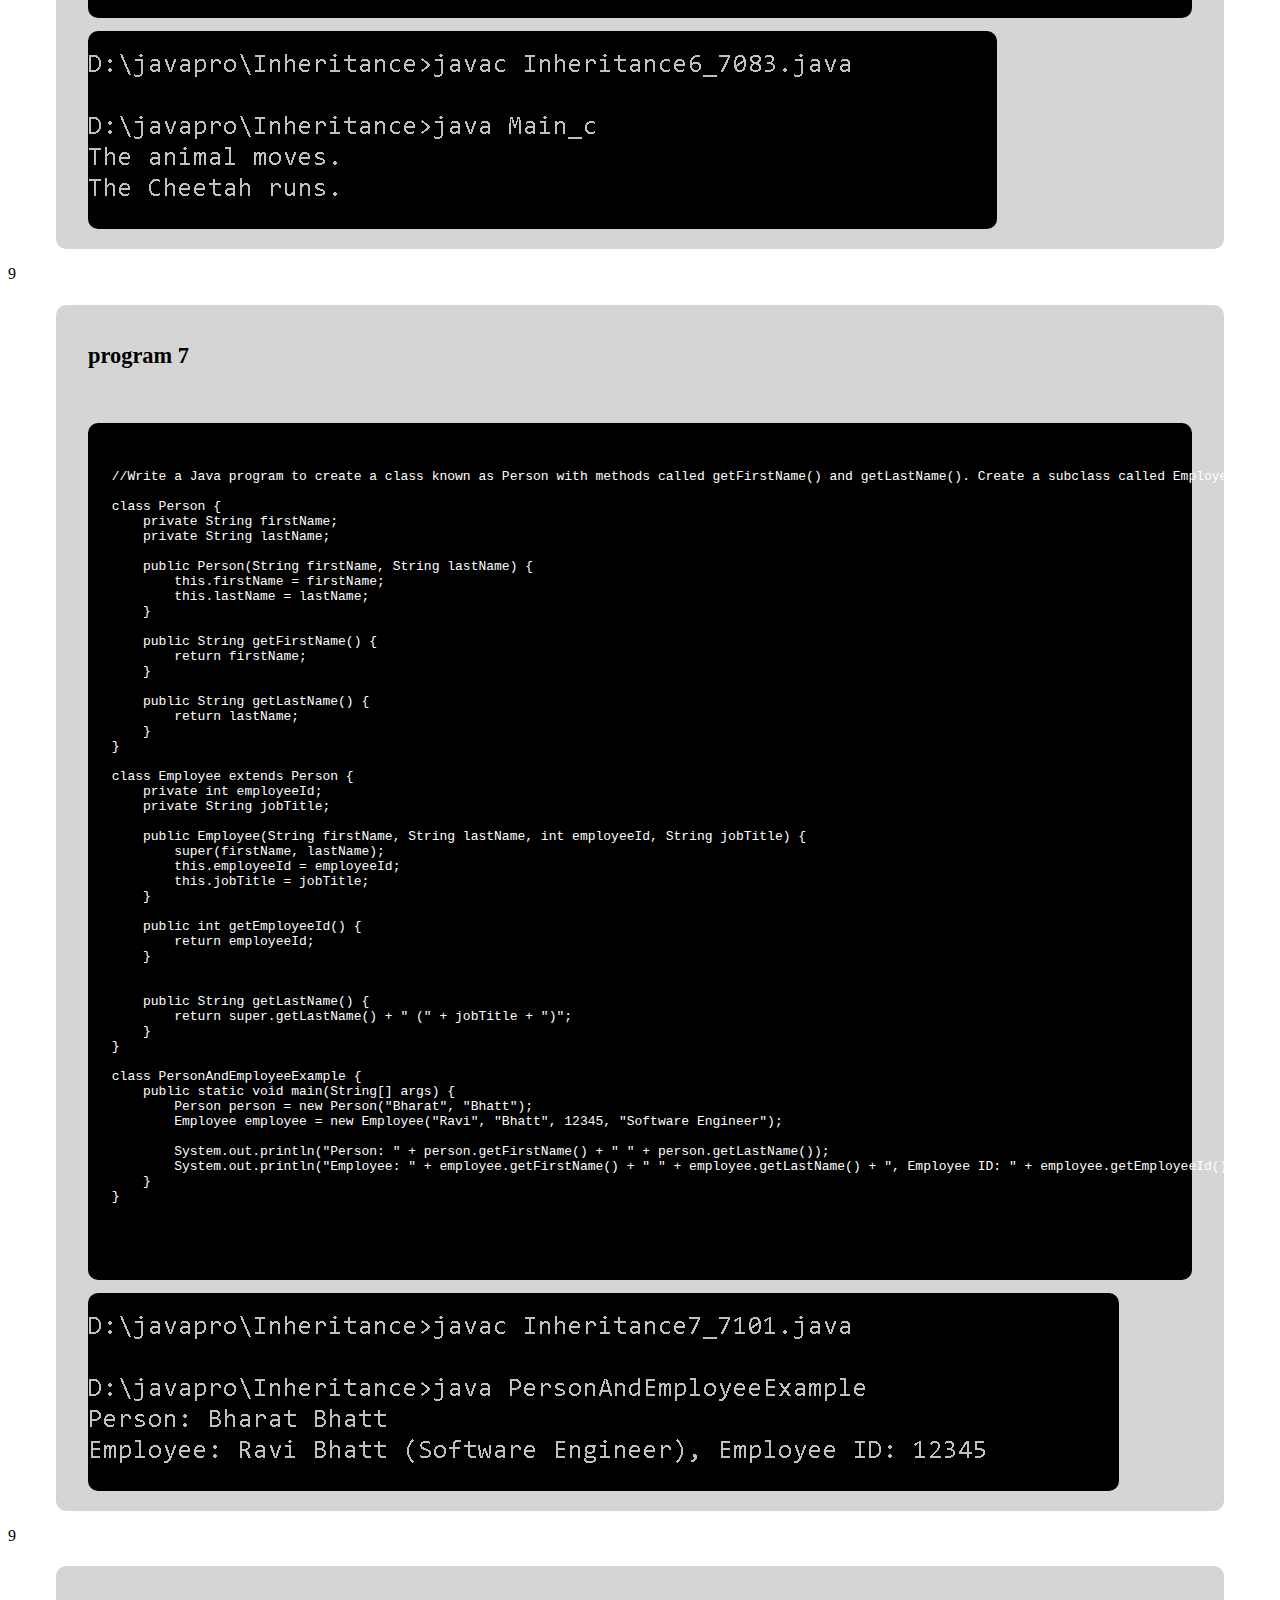
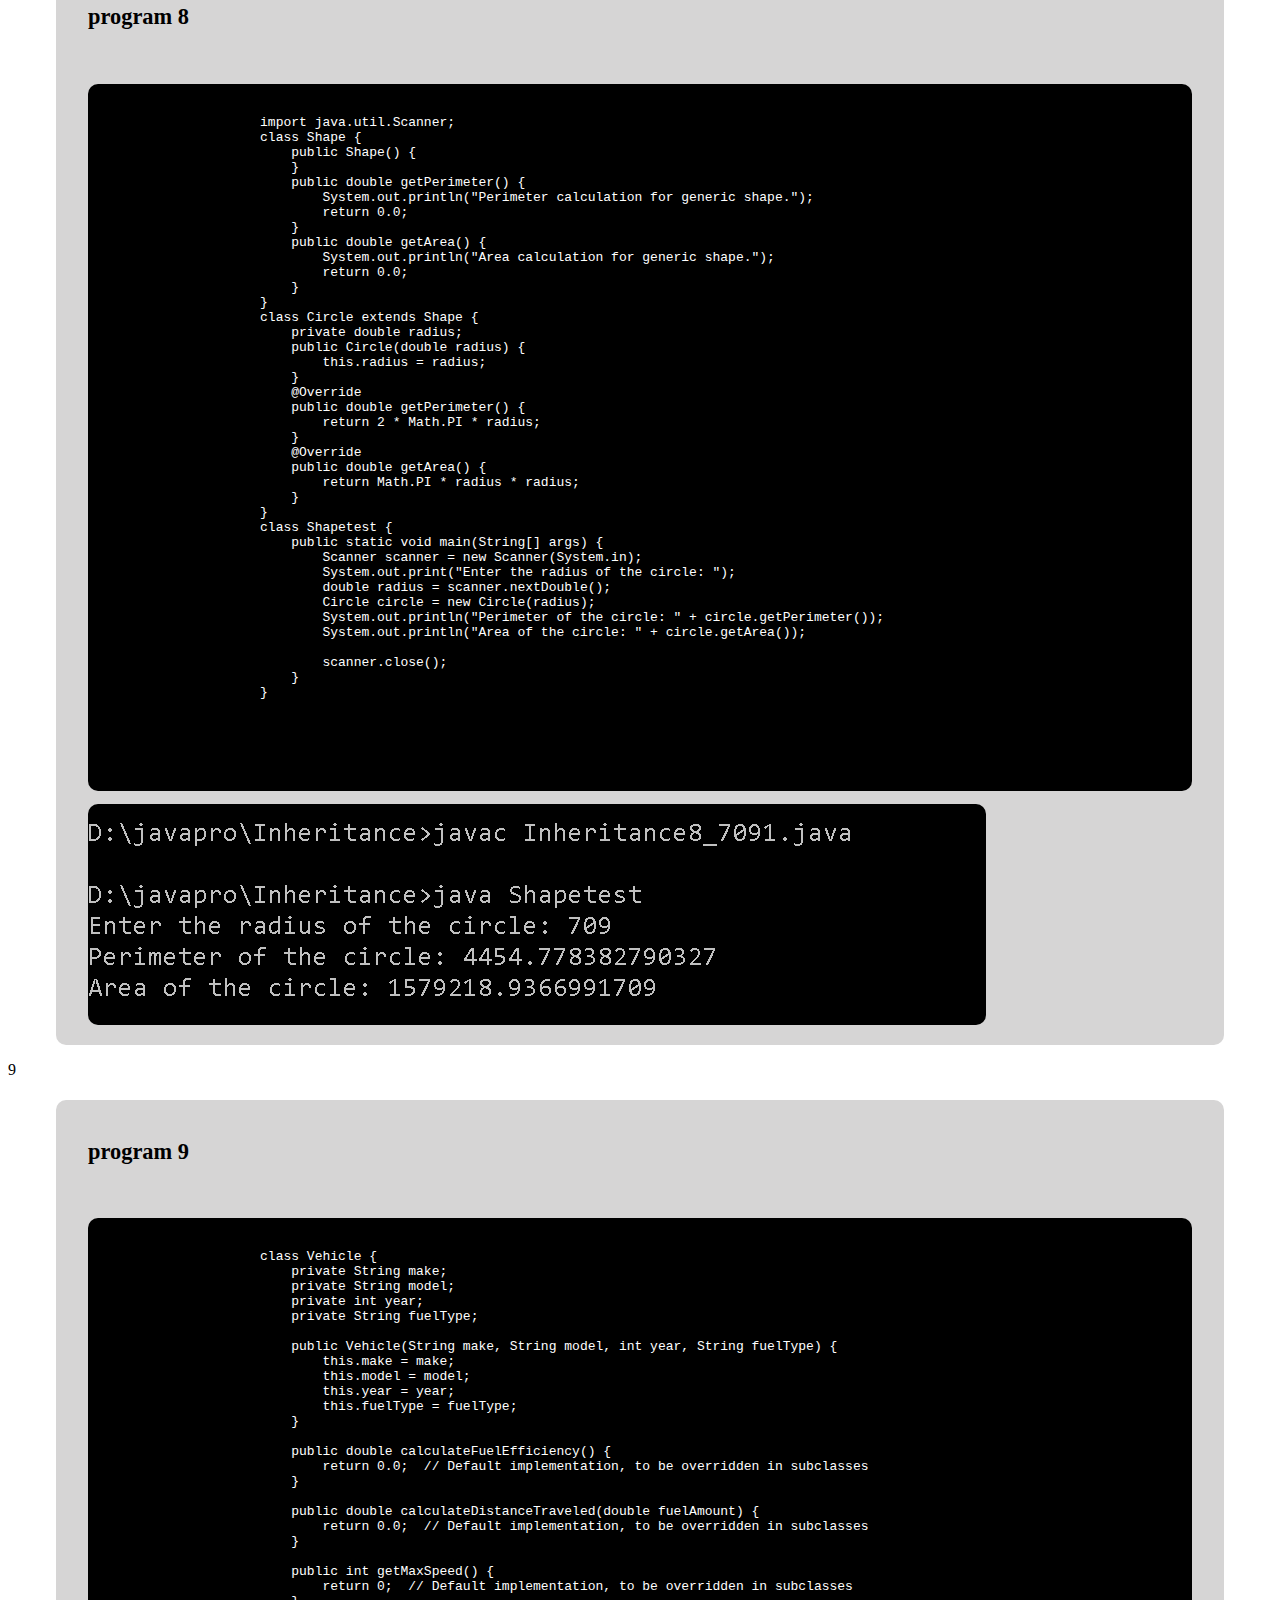
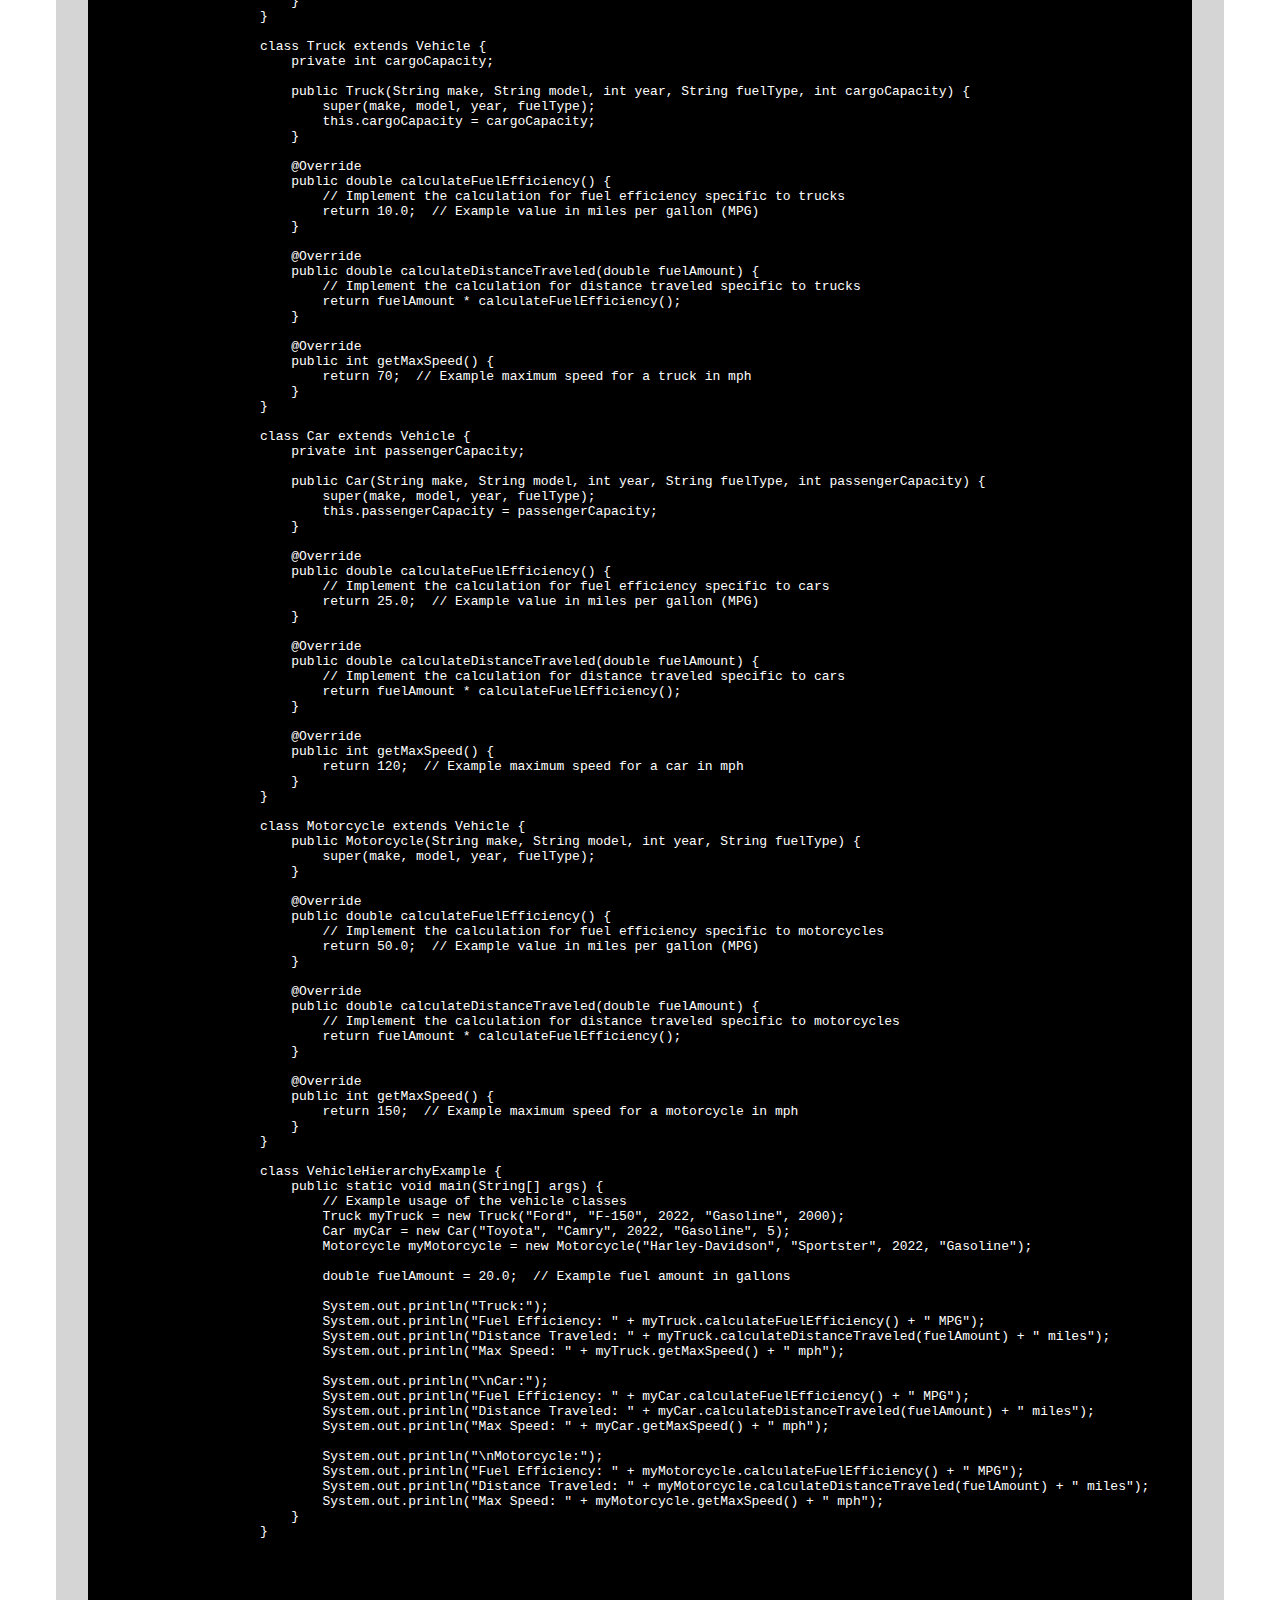
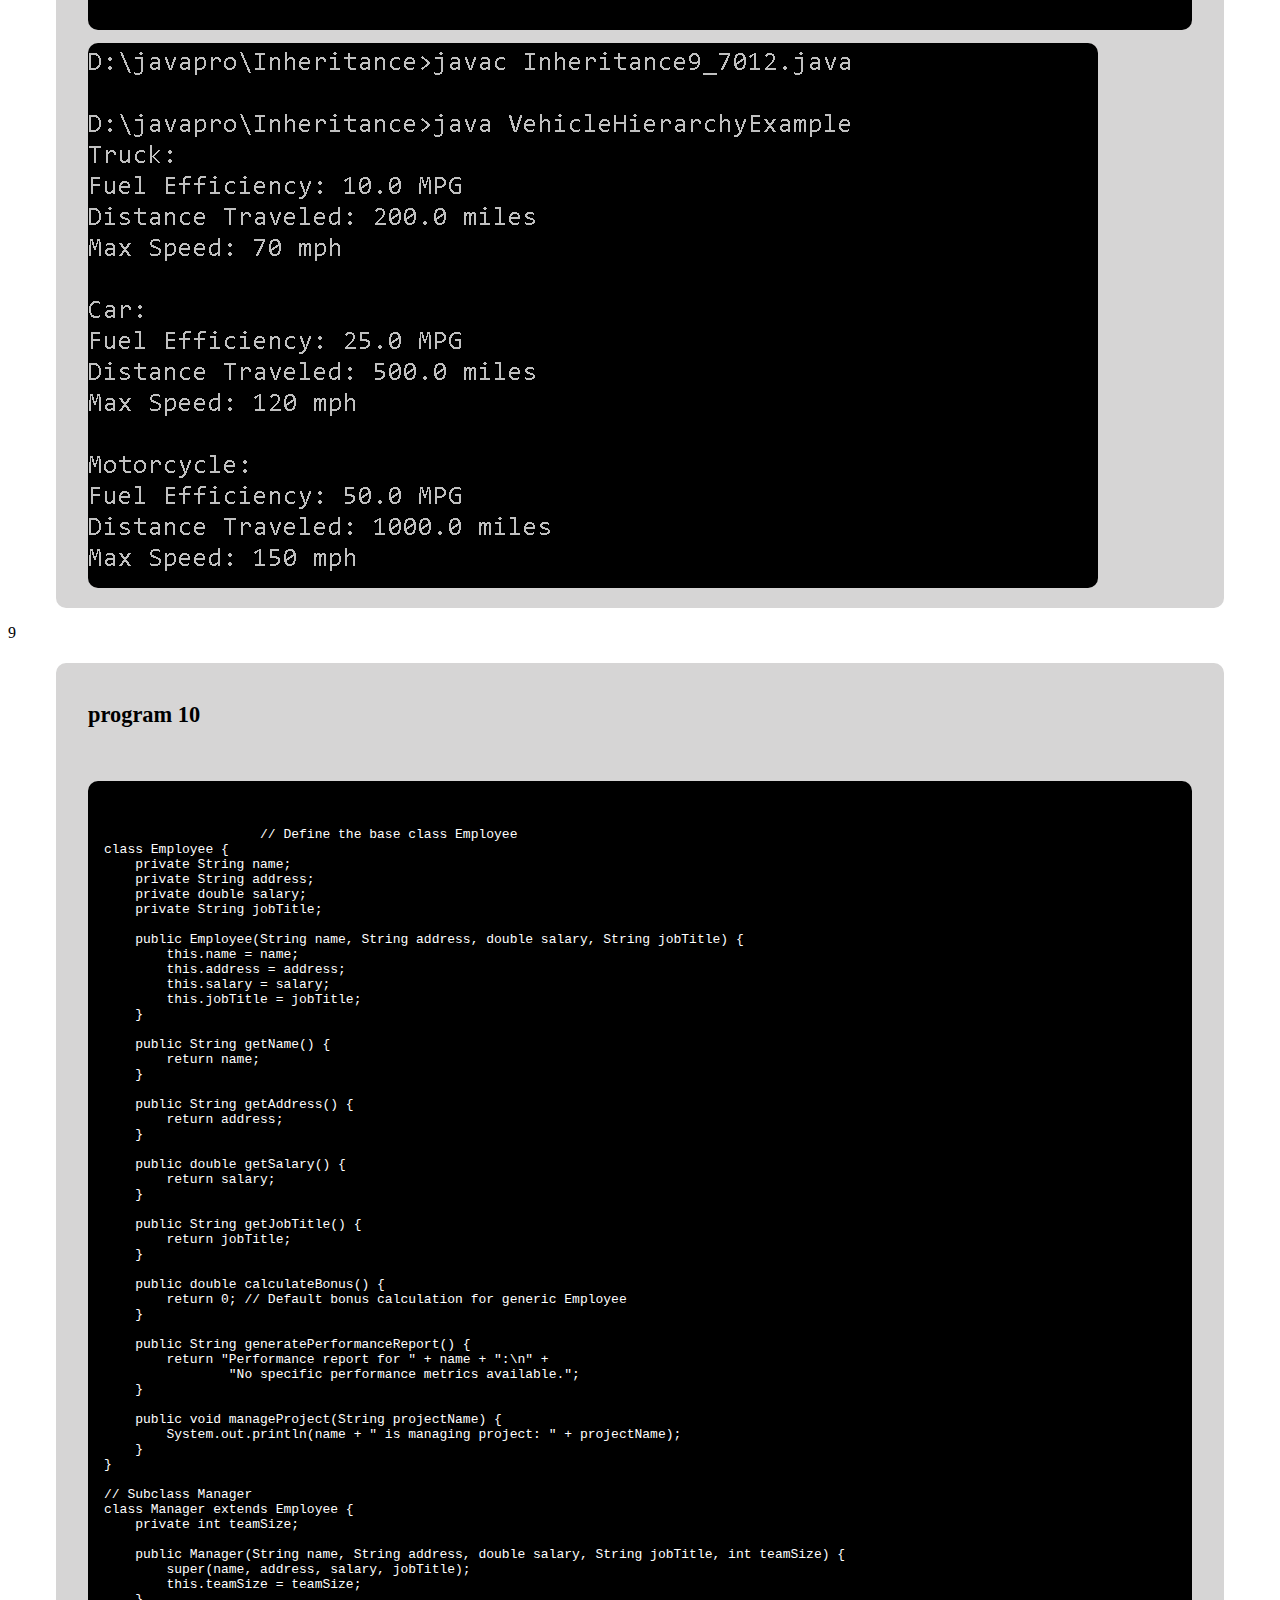
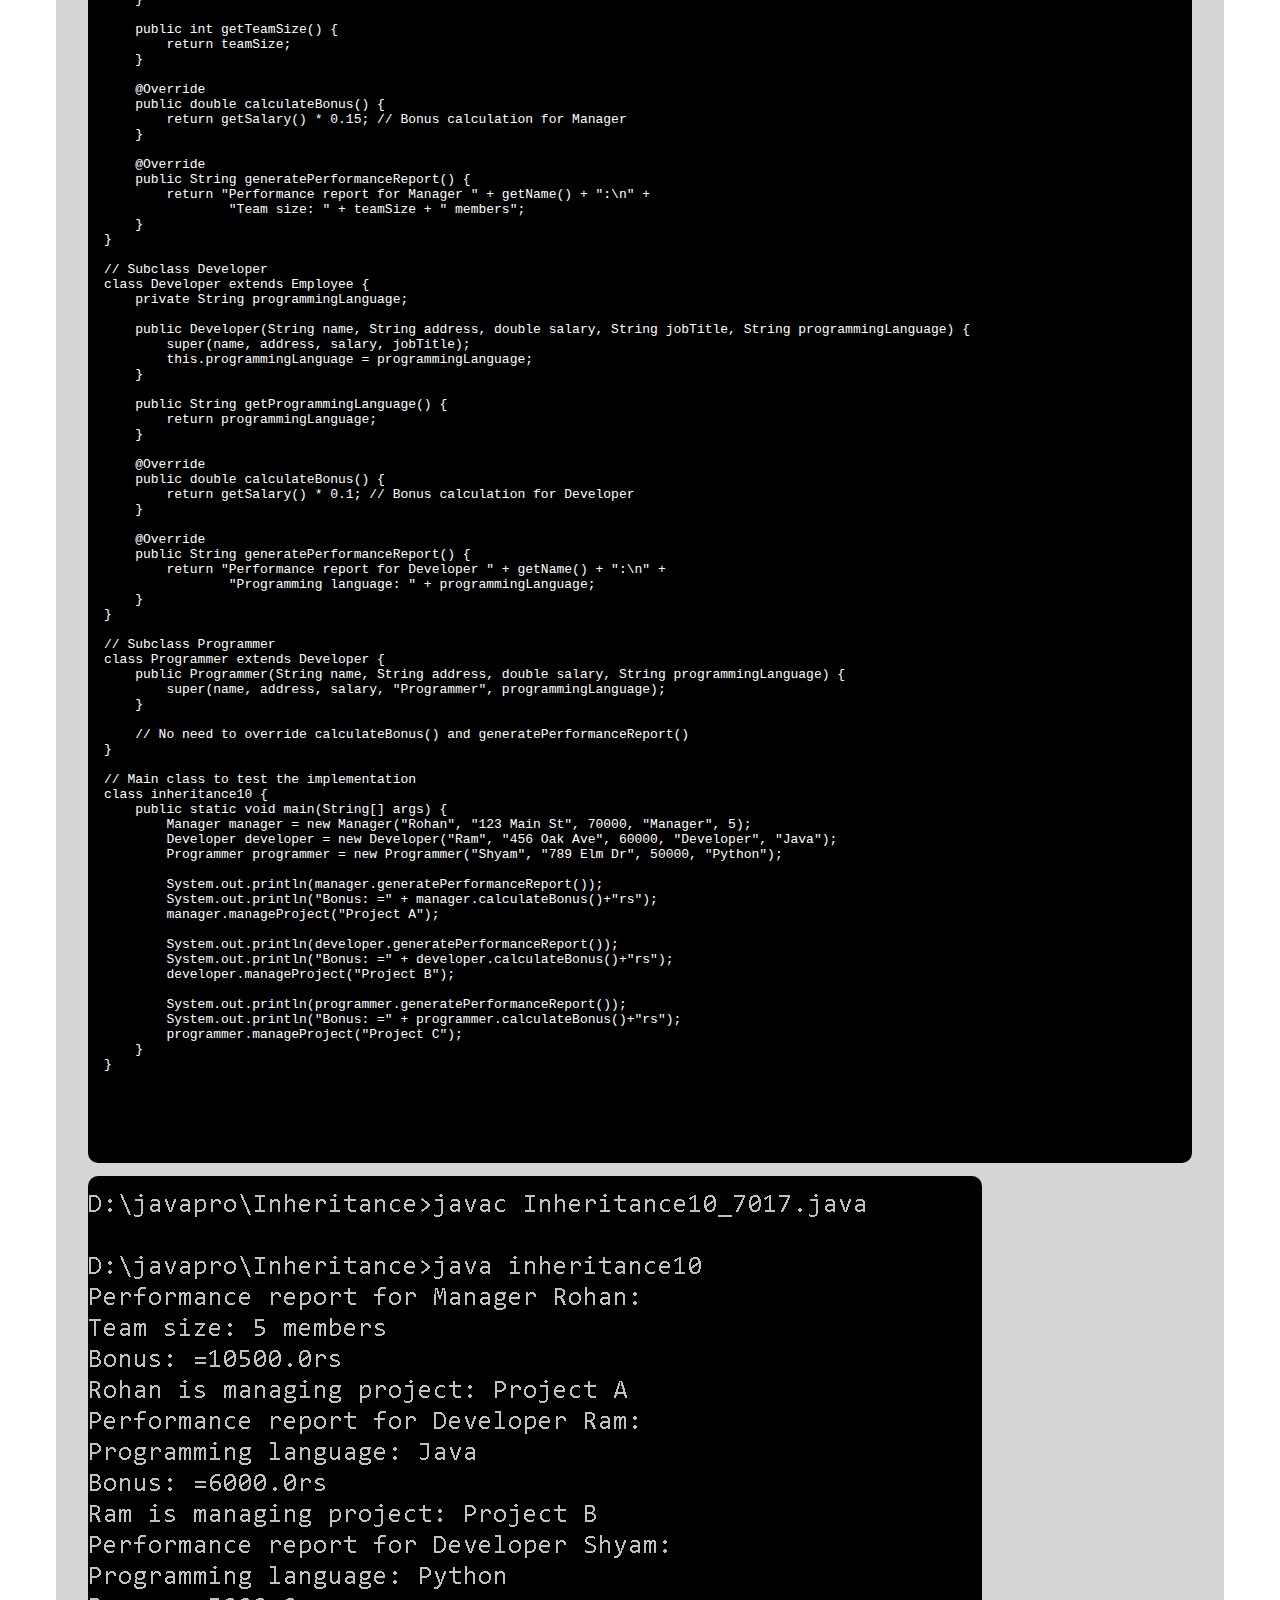
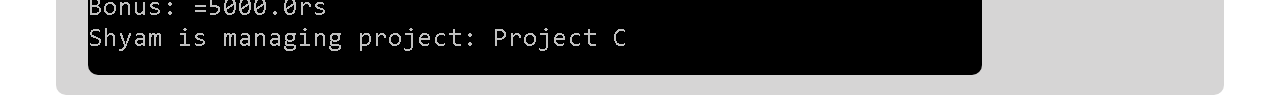
<file: inheritance.html>
<!DOCTYPE html>
<html lang="en">
<head>
    <meta charset="UTF-8">
    <meta name="viewport" content="width=device-width, initial-scale=1.0">
    <title>Document</title>
    <style>
        p
        {

            font-size: 1.4rem;
            font-weight: 650;
        }
        pre
        {
            color: #fff;
            background-color: #000;
            padding: 1rem;
            border-radius: 10px;
        }
        h1
        {
            text-align: center;
            color: cornflowerblue;
        }
        .code
        {
            border-radius: 10px;
            padding: 1rem 2rem;
            background-color: #d6d5d5;
            margin: 1rem 3rem;
        }
        img
        {
            border-radius: 10px;
        }
    </style>
</head>
<body>9
    <section>
        <!-------home--------->
    </section>
    <section>
        <h1></h1>
        <div class="code">
            <p><b>program 1  </b></p>
            <br>
            <pre>
                
                /*Write a java program to create a class Animal with a method called makeSound(). Create a subclass called Cat that overrides the makeSound() method to bark */

                // Animal class
                class Animal {
                    public void makeSound() {
                        System.out.println("this is from animal class...");
                    }
                }
                
                // Cat subclass extending Animal
                class Cat extends Animal {
                    @Override
                    public void makeSound() {
                        System.out.println("cat does not barking"); // Cat overrides to bark
                    }
                }
                
                class Inheritance1 {
                    public static void main(String[] args) {
                        Animal genericAnimal = new Animal(); // Creating an instance of Animal
                        Animal myCat = new Cat(); // Creating an instance of Cat as Animal
                
                        System.out.println("Sound of animal:");
                        genericAnimal.makeSound(); // Calling makeSound() on the generic animal
                
                        System.out.println("\nSound of the cat:");
                        myCat.makeSound(); // Calling makeSound() on the cat (which will bark - overridden method)
                    }
                }
                
                
                
<!-- code -->

            </pre>
            <img src="javapro/javapro/Inheritance/Inheritance1_7056.png" alt="">
        </div>



<body>
    <body>9
        <section>
            <!-------home--------->
        </section>
        <section>
            <h1></h1>
            <div class="code">
                <p><b>program 2  </b></p>
                <br>
                <pre>
                    /* Write a Java program to create a class called Vehicle with a method called drive(). Create a subclass called Car that overrides the drive() method to print "Repairing a car". */

// Vehicle class
class Vehicle {
    public void drive() {
        System.out.println("Driving a vehicle...");
    }
}

// Car subclass extending Vehicle
class Car extends Vehicle {
    @Override
    public void drive() {
        System.out.println("Repairing a car"); // Car overrides to repair
    }
}

class Inheritance2 {
    public static void main(String[] args) {
        Vehicle vehicle = new Vehicle(); // Creating an instance of Vehicle
        Vehicle car = new Car(); // Creating an instance of Car as Vehicle

        System.out.println("Driving a vehicle:");
        vehicle.drive(); // Calling drive() on the vehicle

        System.out.println("\nRepairing a car:");
        car.drive(); // Calling drive() on the car (which will repair - overridden method)
    }
}

                   
                    
    <!-- code -->
    
                </pre>
                <img src="javapro/javapro/Inheritance/Inheritance2_7056.png" alt="">
            </div>
    
    
    
    <body><body>9
        <section>
            <!-------home--------->
        </section>
        <section>
            <h1></h1>
            <div class="code">
                <p><b>program 3 </b></p>
                <br>
                <pre>
                    
                    /*Write a Java program to create a class called Shape with a method called getArea(). Create a subclass called Rectangle that overrides the getArea() method to calculate the area of a rectangle. */

                    // Shape class
                    class Shape {
                        public double getArea() {
                            return 0; // Default implementation for unknown shapes
                        }
                    }
                    
                    // Rectangle subclass extending Shape
                    class Rectangle extends Shape {
                        private double length;
                        private double width;
                    
                        public Rectangle(double length, double width) {
                            this.length = length;
                            this.width = width;
                        }
                    
                        @Override
                        public double getArea() {
                            return length * width; // Calculate area of rectangle
                        }
                    }
                    
                    class Inheritance3 {
                        public static void main(String[] args) {
                            Shape shape = new Shape(); // Creating an instance of Shape (will use default getArea())
                    
                            Rectangle rectangle = new Rectangle(20, 40); // Creating an instance of Rectangle
                            double rectangleArea = rectangle.getArea(); // Calculating area of rectangle
                    
                            System.out.println("Area of a shape (default): " + shape.getArea());
                            System.out.println("Area of a rectangle: " + rectangleArea);
                        }
                    }
                    
                    
    <!-- code -->
    
                </pre>
                <img src="javapro/javapro/Inheritance/Inheritance3_7056.png" alt="">
            </div>
    
    
    
    <body><body>9
        <section>
            <!-------home--------->
        </section>
        <section>
            <h1></h1>
            <div class="code">
                <p><b>program 4 </b></p>
                <br>
                <pre>
                    
                   
                    /*Write a Java program to create a class called Employee with methods called work() and getSalary(). Create a subclass called HRManager that overrides the work() method and adds a new method called addEmployee(). */

// Employee class
class Employee {
    private double salary;

    public Employee(double salary) {
        this.salary = salary;
    }

    public void work() {
        System.out.println("Employee is working...");
    }

    public double getSalary() {
        return salary;
    }
}

// HRManager subclass extending Employee
class HRManager extends Employee {
    public HRManager(double salary) {
        super(salary);
    }

    @Override
    public void work() {
        System.out.println("HR Manager is working...");
    }

    public void addEmployee() {
        System.out.println("HR Manager is adding a new employee...");
    }
}

class Inheritance4 {
    public static void main(String[] args) {
        Employee emp = new Employee(6000); // Creating an instance of Employee
        HRManager hrManager = new HRManager(7500); // Creating an instance of HRManager

        emp.work(); // Calling work() for Employee
        System.out.println("Employee Salary: " + emp.getSalary());

        System.out.println();

        hrManager.work(); // Calling work() for HRManager (overridden method)
        System.out.println("HR Manager Salary: " + hrManager.getSalary());

        hrManager.addEmployee(); // Calling addEmployee() for HRManager (specific method)
    }
}

    <!-- code -->
    
                </pre>
                <img src="javapro/javapro/Inheritance/Inheritance4_7056.png" alt="">
            </div>
    
    
    
    <body><body>9
        <section>
            <!-------home--------->
        </section>
        <section>
            <h1></h1>
            <div class="code">
                <p><b>program 5  </b></p>
                <br>
                <pre>
                    
                   
                    /*Write a Java program to create a class known as "BankAccount" with methods called deposit() and withdraw(). Create a subclass called SavingsAccount that
overrides the withdraw() method to prevent withdrawals if the account balance falls below one hundred.*/

class BankAccount 
{
float bal=0;

BankAccount(){}
BankAccount(float b)
{
bal=b;
}

void deposit(int b)
{

bal=bal+b;
System.out.println("Amount " +b+ " Successfully deposited\nCurrent balance = " +bal+ "\n");
}

void withdraw(int b)
{
if (b>0 && b<=bal)
{
System.out.println("Collect your amount = " +b);
bal=bal-b;
System.out.println("Current balance = " +bal+ "\n");
}
else
{
System.out.println("Insufficient balance");
}
}
}


class SavingsAccount extends BankAccount
{


SavingsAccount(float b)
{
bal=b;
}

void withdraw(int b)
{
if(bal<100 && bal<b)
{
System.out.println("Insufficient balence");
} 
else
{
System.out.println("Collect your amount = " +b);
bal=bal-b;
System.out.println("Current balance = " +bal+ "\n");
}
}


public static void main(String args[])
{

BankAccount obj1=new BankAccount(200);

obj1.deposit(100);

obj1.withdraw(300);


SavingsAccount obj2=new SavingsAccount(10);
obj2.withdraw(100);


}


}
    <!-- code -->
    
                </pre>
                <img src="javapro/javapro/Inheritance/Inheritance5_7007.png" alt="">
            </div>
    
    
    
    <body><body>9
        <section>
            <!-------home--------->
        </section>
        <section>
            <h1></h1>
            <div class="code">
                <p><b>program 6 </b></p>
                <br>
                <pre>
                    
                   
class Animal {
    public void move() {
        System.out.println("The animal moves.");
    }
}

 class Cheetah extends Animal {
   @Override
    public void move() {
        System.out.println("The Cheetah runs.");
    }
}

class  Main_c{
    public static void main(String x[] ) {
        Animal a = new Animal();
        Cheetah c = new Cheetah();        
        a.move();
        c.move();
    }
}
                    
    <!-- code -->
    
                </pre>
                <img src="javapro/javapro/Inheritance/Inheritance6_7083.png" alt="">
            </div>
    
    
    
    <body><body>9
        <section>
            <!-------home--------->
        </section>
        <section>
            <h1></h1>
            <div class="code">
                <p><b>program 7  </b></p>
                <br>
                <pre>
                    
                    
 //Write a Java program to create a class known as Person with methods called getFirstName() and getLastName(). Create a subclass called Employee that adds a new method named getEmployeeId() and overrides the getLastName() method to include the employee's job title

 class Person {
     private String firstName;
     private String lastName;
 
     public Person(String firstName, String lastName) {
         this.firstName = firstName;
         this.lastName = lastName;
     }
 
     public String getFirstName() {
         return firstName;
     }
 
     public String getLastName() {
         return lastName;
     }
 }
 
 class Employee extends Person {
     private int employeeId;
     private String jobTitle;
 
     public Employee(String firstName, String lastName, int employeeId, String jobTitle) {
         super(firstName, lastName);
         this.employeeId = employeeId;
         this.jobTitle = jobTitle;
     }
 
     public int getEmployeeId() {
         return employeeId;
     }
 
     
     public String getLastName() {
         return super.getLastName() + " (" + jobTitle + ")";
     }
 }
 
 class PersonAndEmployeeExample {
     public static void main(String[] args) {
         Person person = new Person("Bharat", "Bhatt");
         Employee employee = new Employee("Ravi", "Bhatt", 12345, "Software Engineer");
 
         System.out.println("Person: " + person.getFirstName() + " " + person.getLastName());
         System.out.println("Employee: " + employee.getFirstName() + " " + employee.getLastName() + ", Employee ID: " + employee.getEmployeeId());
     }
 }
                    
    <!-- code -->
    
                </pre>
                <img src="javapro/javapro/Inheritance/Inheritance7_7101.png" alt="">
            </div>
    
    
    
    <body><body>9
        <section>
            <!-------home--------->
        </section>
        <section>
            <h1></h1>
            <div class="code">
                <p><b>program 8  </b></p>
                <br>
                <pre>
                    
                    import java.util.Scanner;
                    class Shape {
                        public Shape() {
                        }
                        public double getPerimeter() {
                            System.out.println("Perimeter calculation for generic shape.");
                            return 0.0;
                        }
                        public double getArea() {
                            System.out.println("Area calculation for generic shape.");
                            return 0.0;
                        }
                    }
                    class Circle extends Shape {
                        private double radius;
                        public Circle(double radius) {
                            this.radius = radius;
                        }
                        @Override
                        public double getPerimeter() {
                            return 2 * Math.PI * radius;
                        }
                        @Override
                        public double getArea() {
                            return Math.PI * radius * radius;
                        }
                    }
                    class Shapetest {
                        public static void main(String[] args) {
                            Scanner scanner = new Scanner(System.in);
                            System.out.print("Enter the radius of the circle: ");
                            double radius = scanner.nextDouble();
                            Circle circle = new Circle(radius);
                            System.out.println("Perimeter of the circle: " + circle.getPerimeter());
                            System.out.println("Area of the circle: " + circle.getArea());
                    
                            scanner.close();
                        }
                    }
                    
                    
    <!-- code -->
    
                </pre>
                <img src="javapro/javapro/Inheritance/Inheritance8_7091.png" alt="">
            </div>
    
    
    
    <body><body>9
        <section>
            <!-------home--------->
        </section>
        <section>
            <h1></h1>
            <div class="code">
                <p><b>program 9  </b></p>
                <br>
                <pre>
                    
                    class Vehicle {
                        private String make;
                        private String model;
                        private int year;
                        private String fuelType;
                    
                        public Vehicle(String make, String model, int year, String fuelType) {
                            this.make = make;
                            this.model = model;
                            this.year = year;
                            this.fuelType = fuelType;
                        }
                    
                        public double calculateFuelEfficiency() {
                            return 0.0;  // Default implementation, to be overridden in subclasses
                        }
                    
                        public double calculateDistanceTraveled(double fuelAmount) {
                            return 0.0;  // Default implementation, to be overridden in subclasses
                        }
                    
                        public int getMaxSpeed() {
                            return 0;  // Default implementation, to be overridden in subclasses
                        }
                    }
                    
                    class Truck extends Vehicle {
                        private int cargoCapacity;
                    
                        public Truck(String make, String model, int year, String fuelType, int cargoCapacity) {
                            super(make, model, year, fuelType);
                            this.cargoCapacity = cargoCapacity;
                        }
                    
                        @Override
                        public double calculateFuelEfficiency() {
                            // Implement the calculation for fuel efficiency specific to trucks
                            return 10.0;  // Example value in miles per gallon (MPG)
                        }
                    
                        @Override
                        public double calculateDistanceTraveled(double fuelAmount) {
                            // Implement the calculation for distance traveled specific to trucks
                            return fuelAmount * calculateFuelEfficiency();
                        }
                    
                        @Override
                        public int getMaxSpeed() {
                            return 70;  // Example maximum speed for a truck in mph
                        }
                    }
                    
                    class Car extends Vehicle {
                        private int passengerCapacity;
                    
                        public Car(String make, String model, int year, String fuelType, int passengerCapacity) {
                            super(make, model, year, fuelType);
                            this.passengerCapacity = passengerCapacity;
                        }
                    
                        @Override
                        public double calculateFuelEfficiency() {
                            // Implement the calculation for fuel efficiency specific to cars
                            return 25.0;  // Example value in miles per gallon (MPG)
                        }
                    
                        @Override
                        public double calculateDistanceTraveled(double fuelAmount) {
                            // Implement the calculation for distance traveled specific to cars
                            return fuelAmount * calculateFuelEfficiency();
                        }
                    
                        @Override
                        public int getMaxSpeed() {
                            return 120;  // Example maximum speed for a car in mph
                        }
                    }
                    
                    class Motorcycle extends Vehicle {
                        public Motorcycle(String make, String model, int year, String fuelType) {
                            super(make, model, year, fuelType);
                        }
                    
                        @Override
                        public double calculateFuelEfficiency() {
                            // Implement the calculation for fuel efficiency specific to motorcycles
                            return 50.0;  // Example value in miles per gallon (MPG)
                        }
                    
                        @Override
                        public double calculateDistanceTraveled(double fuelAmount) {
                            // Implement the calculation for distance traveled specific to motorcycles
                            return fuelAmount * calculateFuelEfficiency();
                        }
                    
                        @Override
                        public int getMaxSpeed() {
                            return 150;  // Example maximum speed for a motorcycle in mph
                        }
                    }
                    
                    class VehicleHierarchyExample {
                        public static void main(String[] args) {
                            // Example usage of the vehicle classes
                            Truck myTruck = new Truck("Ford", "F-150", 2022, "Gasoline", 2000);
                            Car myCar = new Car("Toyota", "Camry", 2022, "Gasoline", 5);
                            Motorcycle myMotorcycle = new Motorcycle("Harley-Davidson", "Sportster", 2022, "Gasoline");
                    
                            double fuelAmount = 20.0;  // Example fuel amount in gallons
                    
                            System.out.println("Truck:");
                            System.out.println("Fuel Efficiency: " + myTruck.calculateFuelEfficiency() + " MPG");
                            System.out.println("Distance Traveled: " + myTruck.calculateDistanceTraveled(fuelAmount) + " miles");
                            System.out.println("Max Speed: " + myTruck.getMaxSpeed() + " mph");
                    
                            System.out.println("\nCar:");
                            System.out.println("Fuel Efficiency: " + myCar.calculateFuelEfficiency() + " MPG");
                            System.out.println("Distance Traveled: " + myCar.calculateDistanceTraveled(fuelAmount) + " miles");
                            System.out.println("Max Speed: " + myCar.getMaxSpeed() + " mph");
                    
                            System.out.println("\nMotorcycle:");
                            System.out.println("Fuel Efficiency: " + myMotorcycle.calculateFuelEfficiency() + " MPG");
                            System.out.println("Distance Traveled: " + myMotorcycle.calculateDistanceTraveled(fuelAmount) + " miles");
                            System.out.println("Max Speed: " + myMotorcycle.getMaxSpeed() + " mph");
                        }
                    }
                    
                    
    <!-- code -->
    
                </pre>
                <img src="javapro/javapro/Inheritance/Inheritance9_7012.png" alt="">
            </div>
    
    
    
    <body><body>9
        <section>
            <!-------home--------->
        </section>
        <section>
            <h1></h1>
            <div class="code">
                <p><b>program 10 </b></p>
                <br>
                <pre>
                    
                   
                    // Define the base class Employee
class Employee {
    private String name;
    private String address;
    private double salary;
    private String jobTitle;

    public Employee(String name, String address, double salary, String jobTitle) {
        this.name = name;
        this.address = address;
        this.salary = salary;
        this.jobTitle = jobTitle;
    }

    public String getName() {
        return name;
    }

    public String getAddress() {
        return address;
    }

    public double getSalary() {
        return salary;
    }

    public String getJobTitle() {
        return jobTitle;
    }

    public double calculateBonus() {
        return 0; // Default bonus calculation for generic Employee
    }

    public String generatePerformanceReport() {
        return "Performance report for " + name + ":\n" +
                "No specific performance metrics available.";
    }

    public void manageProject(String projectName) {
        System.out.println(name + " is managing project: " + projectName);
    }
}

// Subclass Manager
class Manager extends Employee {
    private int teamSize;

    public Manager(String name, String address, double salary, String jobTitle, int teamSize) {
        super(name, address, salary, jobTitle);
        this.teamSize = teamSize;
    }

    public int getTeamSize() {
        return teamSize;
    }

    @Override
    public double calculateBonus() {
        return getSalary() * 0.15; // Bonus calculation for Manager
    }

    @Override
    public String generatePerformanceReport() {
        return "Performance report for Manager " + getName() + ":\n" +
                "Team size: " + teamSize + " members";
    }
}

// Subclass Developer
class Developer extends Employee {
    private String programmingLanguage;

    public Developer(String name, String address, double salary, String jobTitle, String programmingLanguage) {
        super(name, address, salary, jobTitle);
        this.programmingLanguage = programmingLanguage;
    }

    public String getProgrammingLanguage() {
        return programmingLanguage;
    }

    @Override
    public double calculateBonus() {
        return getSalary() * 0.1; // Bonus calculation for Developer
    }

    @Override
    public String generatePerformanceReport() {
        return "Performance report for Developer " + getName() + ":\n" +
                "Programming language: " + programmingLanguage;
    }
}

// Subclass Programmer
class Programmer extends Developer {
    public Programmer(String name, String address, double salary, String programmingLanguage) {
        super(name, address, salary, "Programmer", programmingLanguage);
    }

    // No need to override calculateBonus() and generatePerformanceReport()
}

// Main class to test the implementation
class inheritance10 {
    public static void main(String[] args) {
        Manager manager = new Manager("Rohan", "123 Main St", 70000, "Manager", 5);
        Developer developer = new Developer("Ram", "456 Oak Ave", 60000, "Developer", "Java");
        Programmer programmer = new Programmer("Shyam", "789 Elm Dr", 50000, "Python");

        System.out.println(manager.generatePerformanceReport());
        System.out.println("Bonus: =" + manager.calculateBonus()+"rs");
        manager.manageProject("Project A");

        System.out.println(developer.generatePerformanceReport());
        System.out.println("Bonus: =" + developer.calculateBonus()+"rs");
        developer.manageProject("Project B");

        System.out.println(programmer.generatePerformanceReport());
        System.out.println("Bonus: =" + programmer.calculateBonus()+"rs");
        programmer.manageProject("Project C");
    }
}


    <!-- code -->
    
                </pre>
                <img src="javapro/javapro/Inheritance/Inheritance10_7017.png" alt="">
            </div>
    
    
    
    <body>
</body>
</html>
</file>
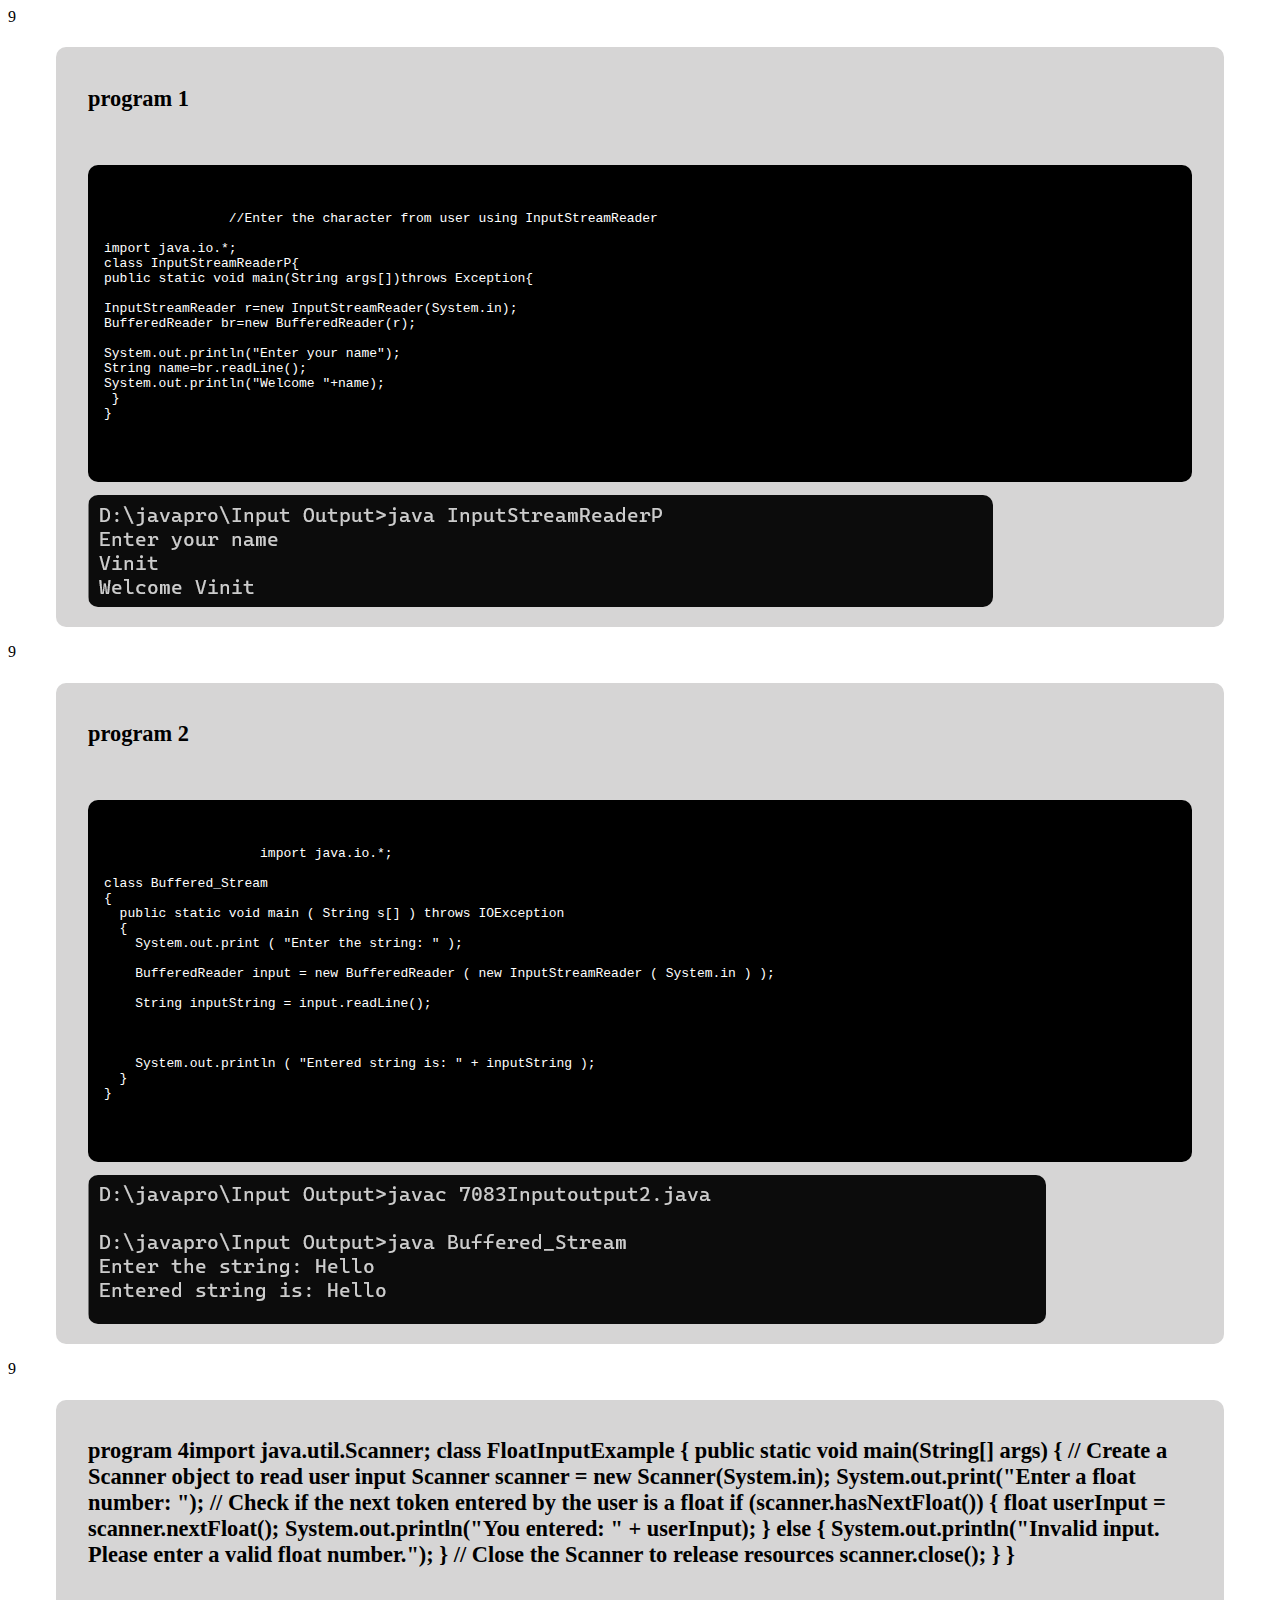
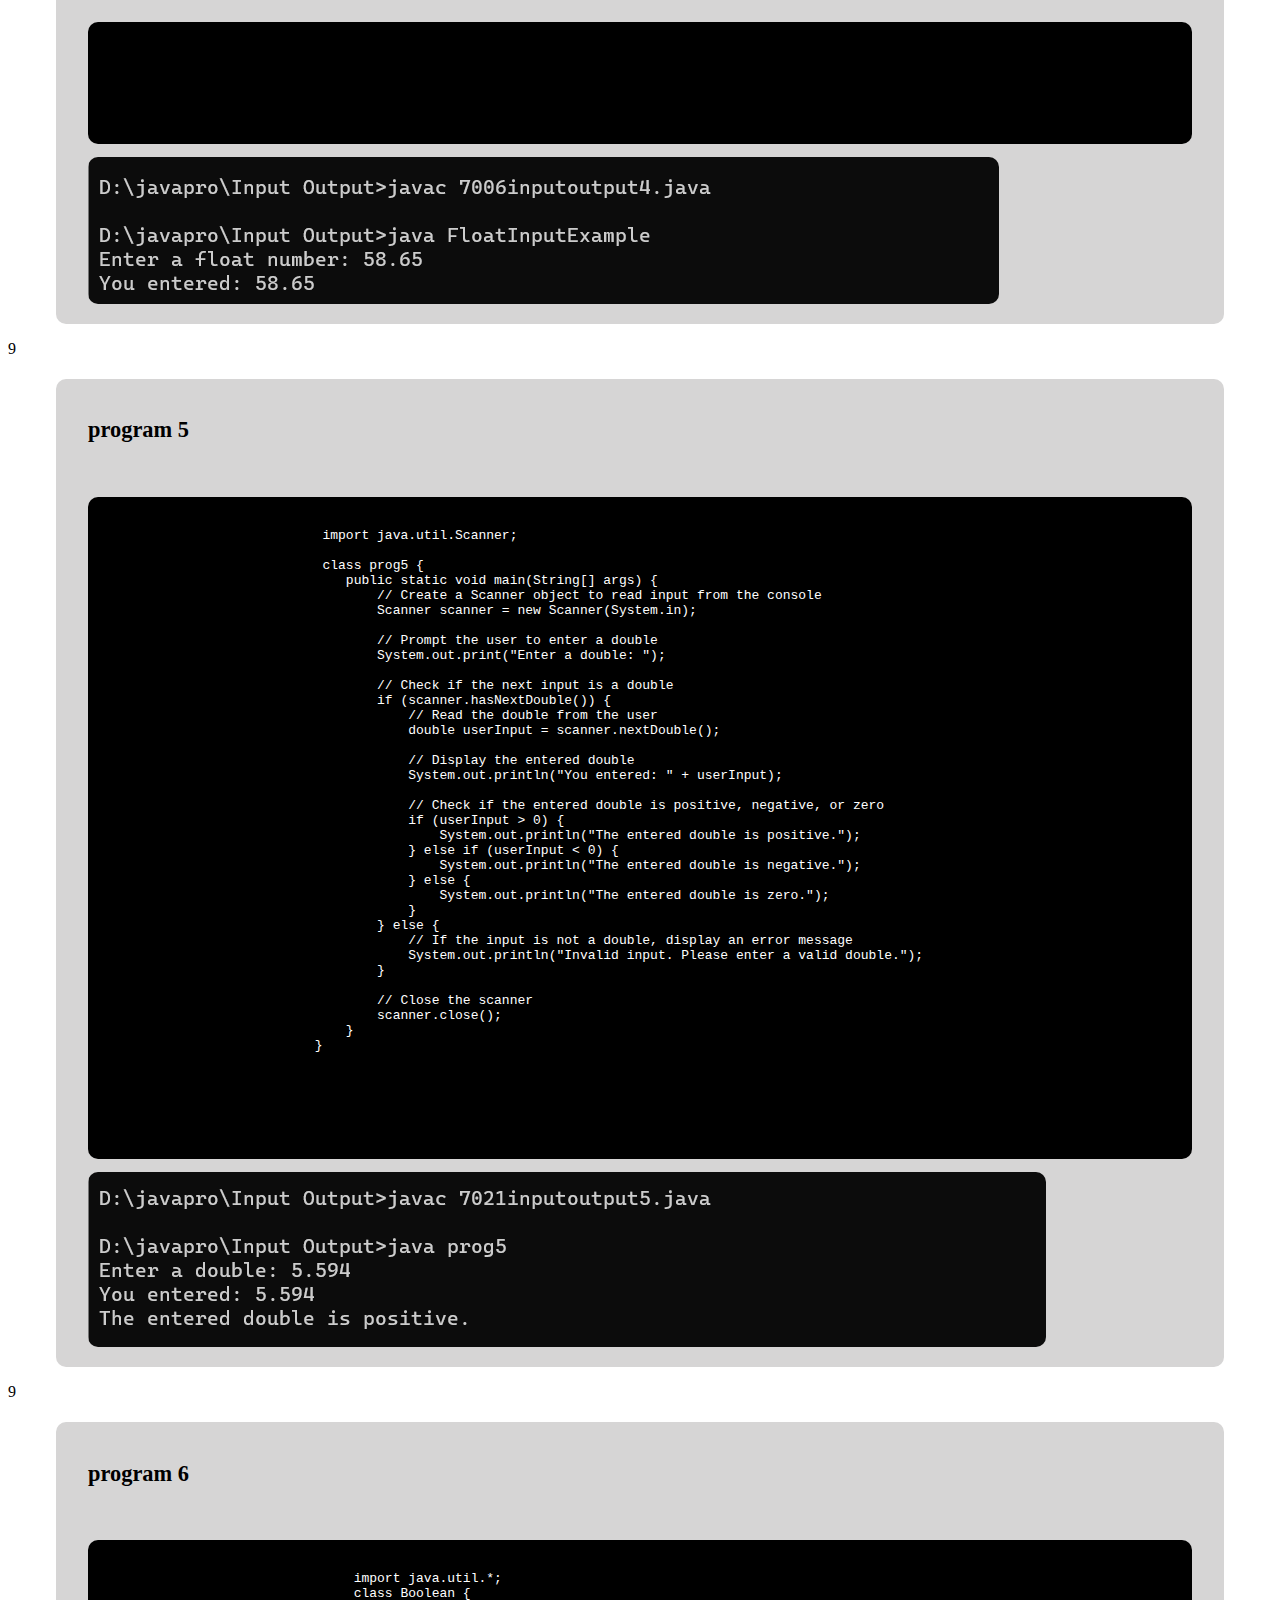
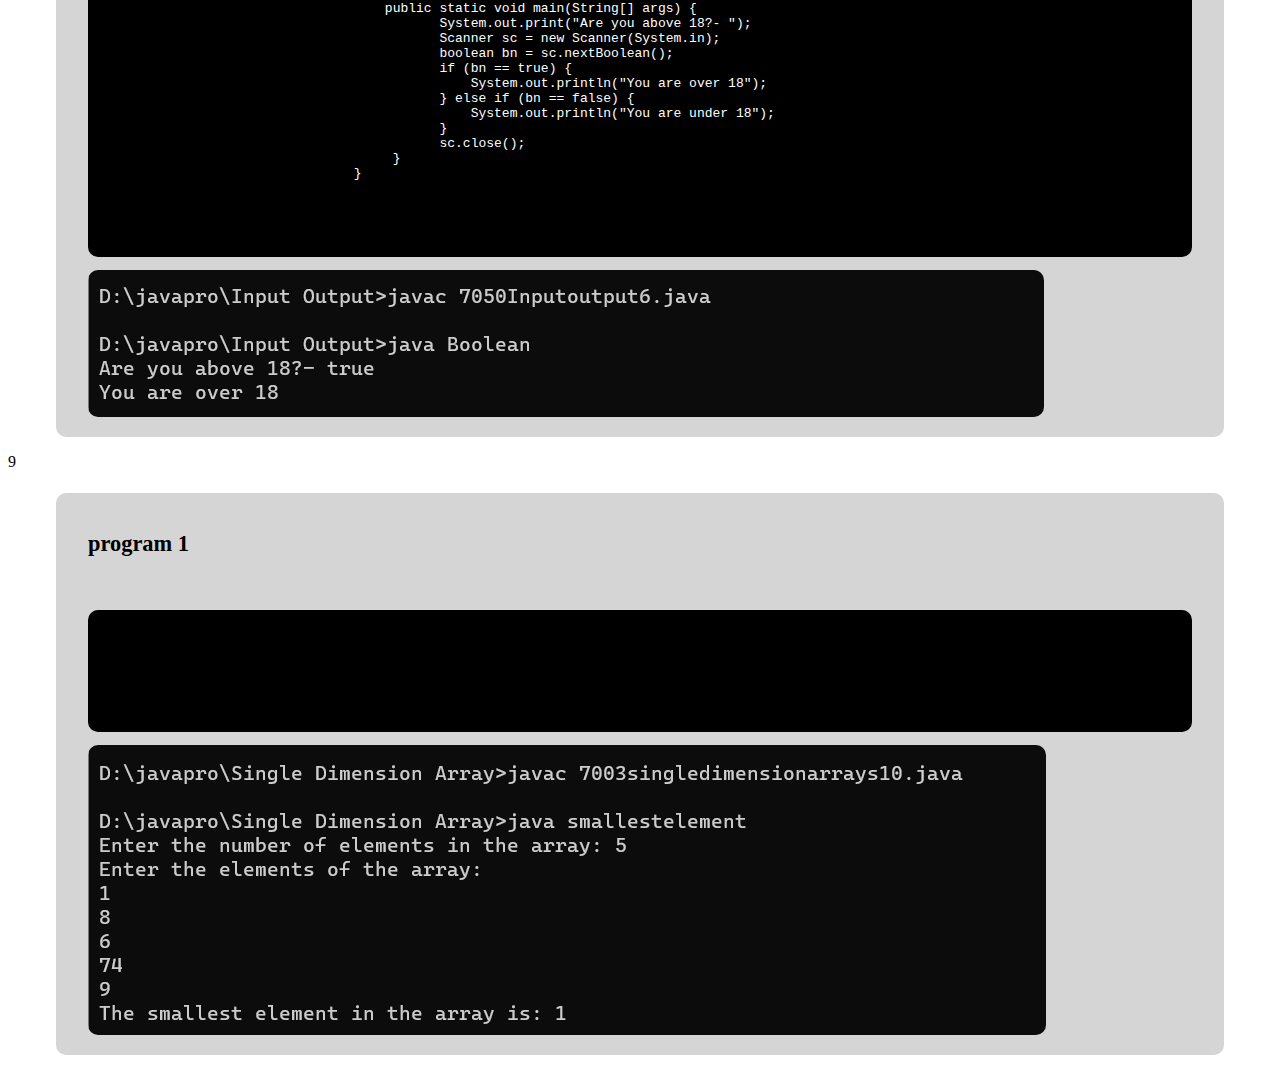
<file: io.html>
<!DOCTYPE html>
<html lang="en">
<head>
    <meta charset="UTF-8">
    <meta name="viewport" content="width=device-width, initial-scale=1.0">
    <title>Document</title>
    <style>
        p
        {

            font-size: 1.4rem;
            font-weight: 650;
        }
        pre
        {
            color: #fff;
            background-color: #000;
            padding: 1rem;
            border-radius: 10px;
        }
        h1
        {
            text-align: center;
            color: cornflowerblue;
        }
        .code
        {
            border-radius: 10px;
            padding: 1rem 2rem;
            background-color: #d6d5d5;
            margin: 1rem 3rem;
        }
        img
        {
            border-radius: 10px;
        }
    </style>
</head>
<body>9
    <section>
        <!-------home--------->
    </section>
    <section>
        <h1></h1>
        <div class="code">
            <p><b>program 1  </b></p>
            <br>
            <pre>
                
               
                //Enter the character from user using InputStreamReader

import java.io.*;  
class InputStreamReaderP{  
public static void main(String args[])throws Exception{  
  
InputStreamReader r=new InputStreamReader(System.in);  
BufferedReader br=new BufferedReader(r);  
  
System.out.println("Enter your name");  
String name=br.readLine();  
System.out.println("Welcome "+name);  
 }  
}  
<!-- code -->

            </pre>
            <img src="javapro/javapro/Input output/7011inputoutput1.png" alt="">
        </div>



<body>
    <body>9
        <section>
            <!-------home--------->
        </section>
        <section>
            <h1></h1>
            <div class="code">
                <p><b>program 2  </b></p>
                <br>
                <pre>
                    
                   
                    import java.io.*;

class Buffered_Stream
{
  public static void main ( String s[] ) throws IOException
  {
    System.out.print ( "Enter the string: " );

    BufferedReader input = new BufferedReader ( new InputStreamReader ( System.in ) );

    String inputString = input.readLine();

  

    System.out.println ( "Entered string is: " + inputString );
  }
}
    <!-- code -->
    
                </pre>
                <img src="javapro/javapro/Input output/7083Inputoutput2.png" alt="">
            </div>
    
    
    
    <body>
        <body>9
            <section>
                <!-------home--------->
            </section>
            <section>
                <h1></h1>
                <div class="code">
                    <p><b>program 4import java.util.Scanner;

                        class FloatInputExample {
                            public static void main(String[] args) {
                                // Create a Scanner object to read user input
                                Scanner scanner = new Scanner(System.in);
                        
                                System.out.print("Enter a float number: ");
                        
                                // Check if the next token entered by the user is a float
                                if (scanner.hasNextFloat()) {
                                    float userInput = scanner.nextFloat();
                                    System.out.println("You entered: " + userInput);
                                } else {
                                    System.out.println("Invalid input. Please enter a valid float number.");
                                }
                        
                                // Close the Scanner to release resources
                                scanner.close();
                            }
                        }
                          </b></p>
                    <br>
                    <pre>
                        
                       
                        
        <!-- code -->
        
                    </pre>
                    <img src="javapro/javapro/Input output/7006inputoutput4.png" alt="">
                </div>
        
        
        
        <body>
            <body>9
                <section>
                    <!-------home--------->
                </section>
                <section>
                    <h1></h1>
                    <div class="code">
                        <p><b>program 5  </b></p>
                        <br>
                        <pre>
                            
                            import java.util.Scanner;

                            class prog5 {
                               public static void main(String[] args) {
                                   // Create a Scanner object to read input from the console
                                   Scanner scanner = new Scanner(System.in);
                           
                                   // Prompt the user to enter a double
                                   System.out.print("Enter a double: ");
                           
                                   // Check if the next input is a double
                                   if (scanner.hasNextDouble()) {
                                       // Read the double from the user
                                       double userInput = scanner.nextDouble();
                           
                                       // Display the entered double
                                       System.out.println("You entered: " + userInput);
                           
                                       // Check if the entered double is positive, negative, or zero
                                       if (userInput > 0) {
                                           System.out.println("The entered double is positive.");
                                       } else if (userInput < 0) {
                                           System.out.println("The entered double is negative.");
                                       } else {
                                           System.out.println("The entered double is zero.");
                                       }
                                   } else {
                                       // If the input is not a double, display an error message
                                       System.out.println("Invalid input. Please enter a valid double.");
                                   }
                           
                                   // Close the scanner
                                   scanner.close();
                               }
                           }
                           
                           
                            
            <!-- code -->
            
                        </pre>
                        <img src="javapro/javapro/Input output/7021inputoutput5.png" alt="">
                    </div>
            
            
            
            <body>
                <body>9
                    <section>
                        <!-------home--------->
                    </section>
                    <section>
                        <h1></h1>
                        <div class="code">
                            <p><b>program 6  </b></p>
                            <br>
                            <pre>
                                
                                import java.util.*;  
                                class Boolean {    
                                    public static void main(String[] args) {         
                                           System.out.print("Are you above 18?- ");  
                                           Scanner sc = new Scanner(System.in);  
                                           boolean bn = sc.nextBoolean();  
                                           if (bn == true) {  
                                               System.out.println("You are over 18");  
                                           } else if (bn == false) {  
                                               System.out.println("You are under 18");  
                                           }  
                                           sc.close();                      
                                     }  
                                }  
                                
                <!-- code -->
                
                            </pre>
                            <img src="javapro/javapro/Input output/7050Inputoutput6.png" alt="">
                        </div>
                
                
                
                <body>
                    <body>9
                        <section>
                            <!-------home--------->
                        </section>
                        <section>
                            <h1></h1>
                            <div class="code">
                                <p><b>program 1  </b></p>
                                <br>
                                <pre>
                                    
                                   
                                    
                    <!-- code -->
                    
                                </pre>
                                <img src="javapro/javapro/Single-Dimension-Array/7003singledimensionarrays10.png" alt="">
                            </div>
                    
                    
                    
                    <body>
                                                                
    
</body>
</html>
</file>
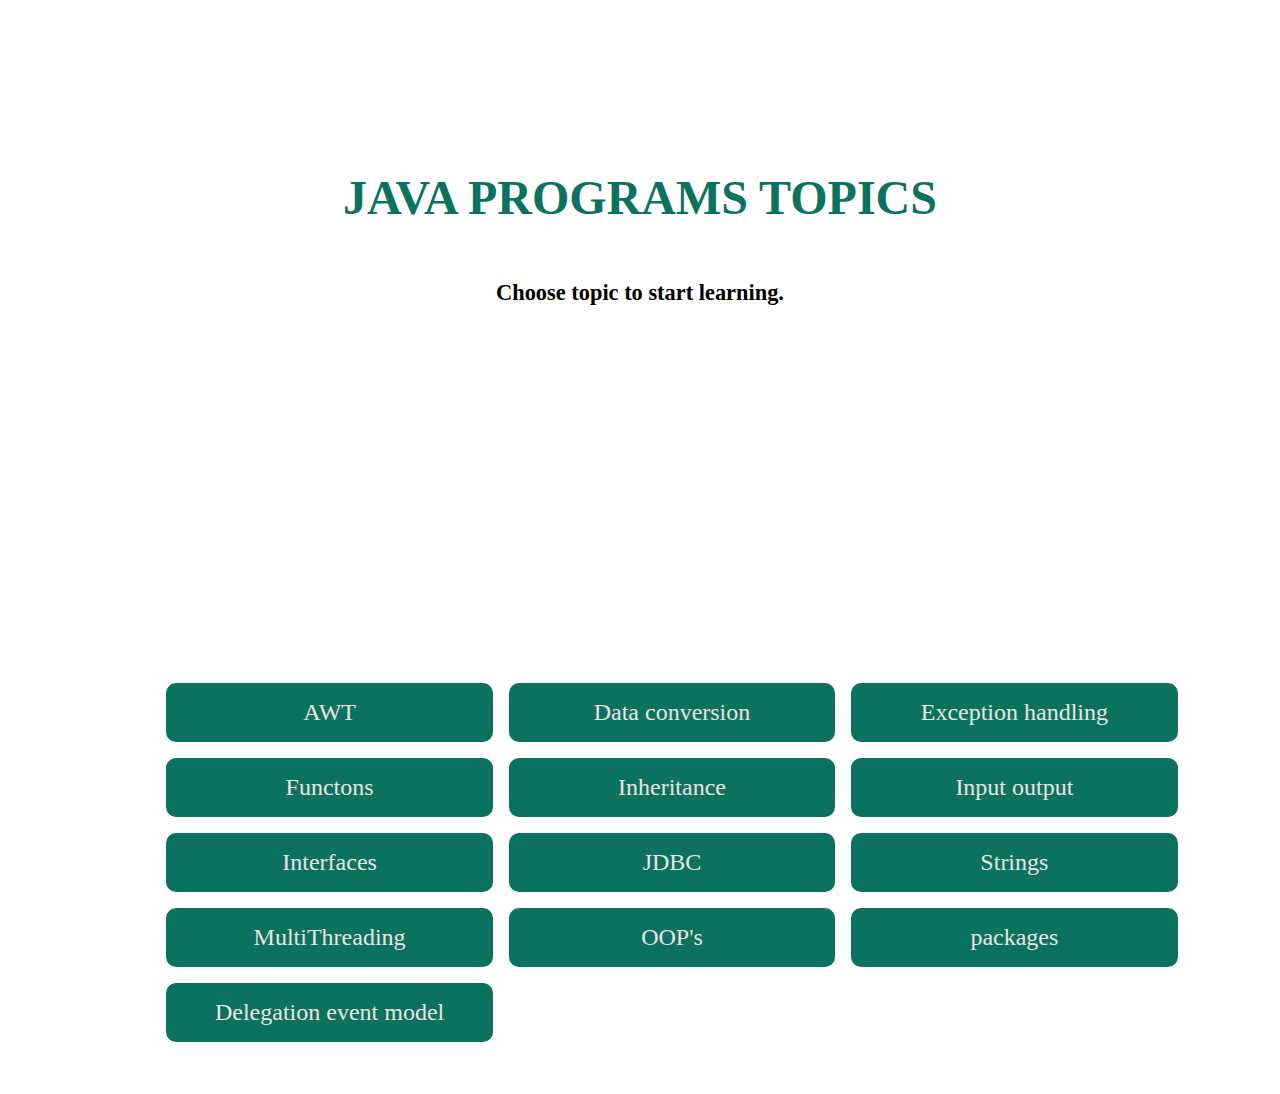
<file: java-list.html>
<!DOCTYPE html>
<html lang="en">
<head>
    <meta charset="UTF-8">
    <meta name="viewport" content="width=device-width, initial-scale=1.0">
    <title>Document</title>
    <style>
        p
        {

            font-size: 1.4rem;
            font-weight: 650;
        }
        pre
        {
            color: #fff;
            background-color: #000;
            padding: 1rem;
            border-radius: 10px;
        }
        h1
        {
            text-align: center;
            color: cornflowerblue;
        }
        .code
        {
            border-radius: 10px;
            padding: 1rem 2rem;
            background-color: #d6d5d5;
            margin: 1rem 3rem;
        }
        img
        {
            border-radius: 10px;
        }
        #home
        {
            height: 70vh;
            width: 100%;
        }
        .home
        {
            /* margin: 5% 10%; */
            width: 100%;
            height: 50vh;
            display: flex;
            justify-content: center;
            align-items: center;
            flex-direction: column;
        }
        .home h1
        {
            color: rgb(11, 114, 95);
            font-size: 3rem;

        }
        .btn
        {
            text-decoration: none;
            text-align: center;
            border-radius: 10px;
            padding: 1rem 2rem;
            font-size: 1.5rem;
            padding: 1rem 2rem;
            background-color: rgb(11, 114, 95);
            color: #ebe4e4;
        }
        #list
        {
            width: 100%;
            /* background-color: #b39797; */
            padding: 2rem;
        }

        .list-box
        {
            margin: 1% 10%;
            width: 80%;
            /* margin-top: 3rem; */
            display: grid;
            grid-template-columns: repeat(auto-fit, minmax(310px, 1fr));
            grid-gap: 1rem;
        }
        
    </style>
</head>
<body>
    <section id="home">
        <div class="home">
            <h1>JAVA PROGRAMS TOPICS</h1>
        <p>Choose topic to start learning.</p>
        </div>
    </section>


    <section id="list">
        <div class="list-box">
            <!-- <a href="2" class="btn">2D-Array</a> -->
            <a href="awt.html" class="btn">AWT</a>
            <a href="dc.html" class="btn">Data conversion</a>
            <a href="exception.html" class="btn">Exception handling</a>
            <a href="functions.html" class="btn">Functons</a>
            <a href="inheritance.html" class="btn">Inheritance</a>
            <a href="io.html" class="btn">Input output</a>
             <a href="interfaces.html" class="btn">Interfaces</a> 
            <a href="jdbc.html" class="btn">JDBC</a>    
            <a href="string.html" class="btn">Strings</a>           
            <a href="" class="btn">MultiThreading</a>
            <a href="" class="btn">OOP's</a>   
            <a href="" class="btn">packages</a>   
            <a href="" class="btn">Delegation event model</a>   
        </div>
        

    </section>

   
    
</body>
</html>
</file>
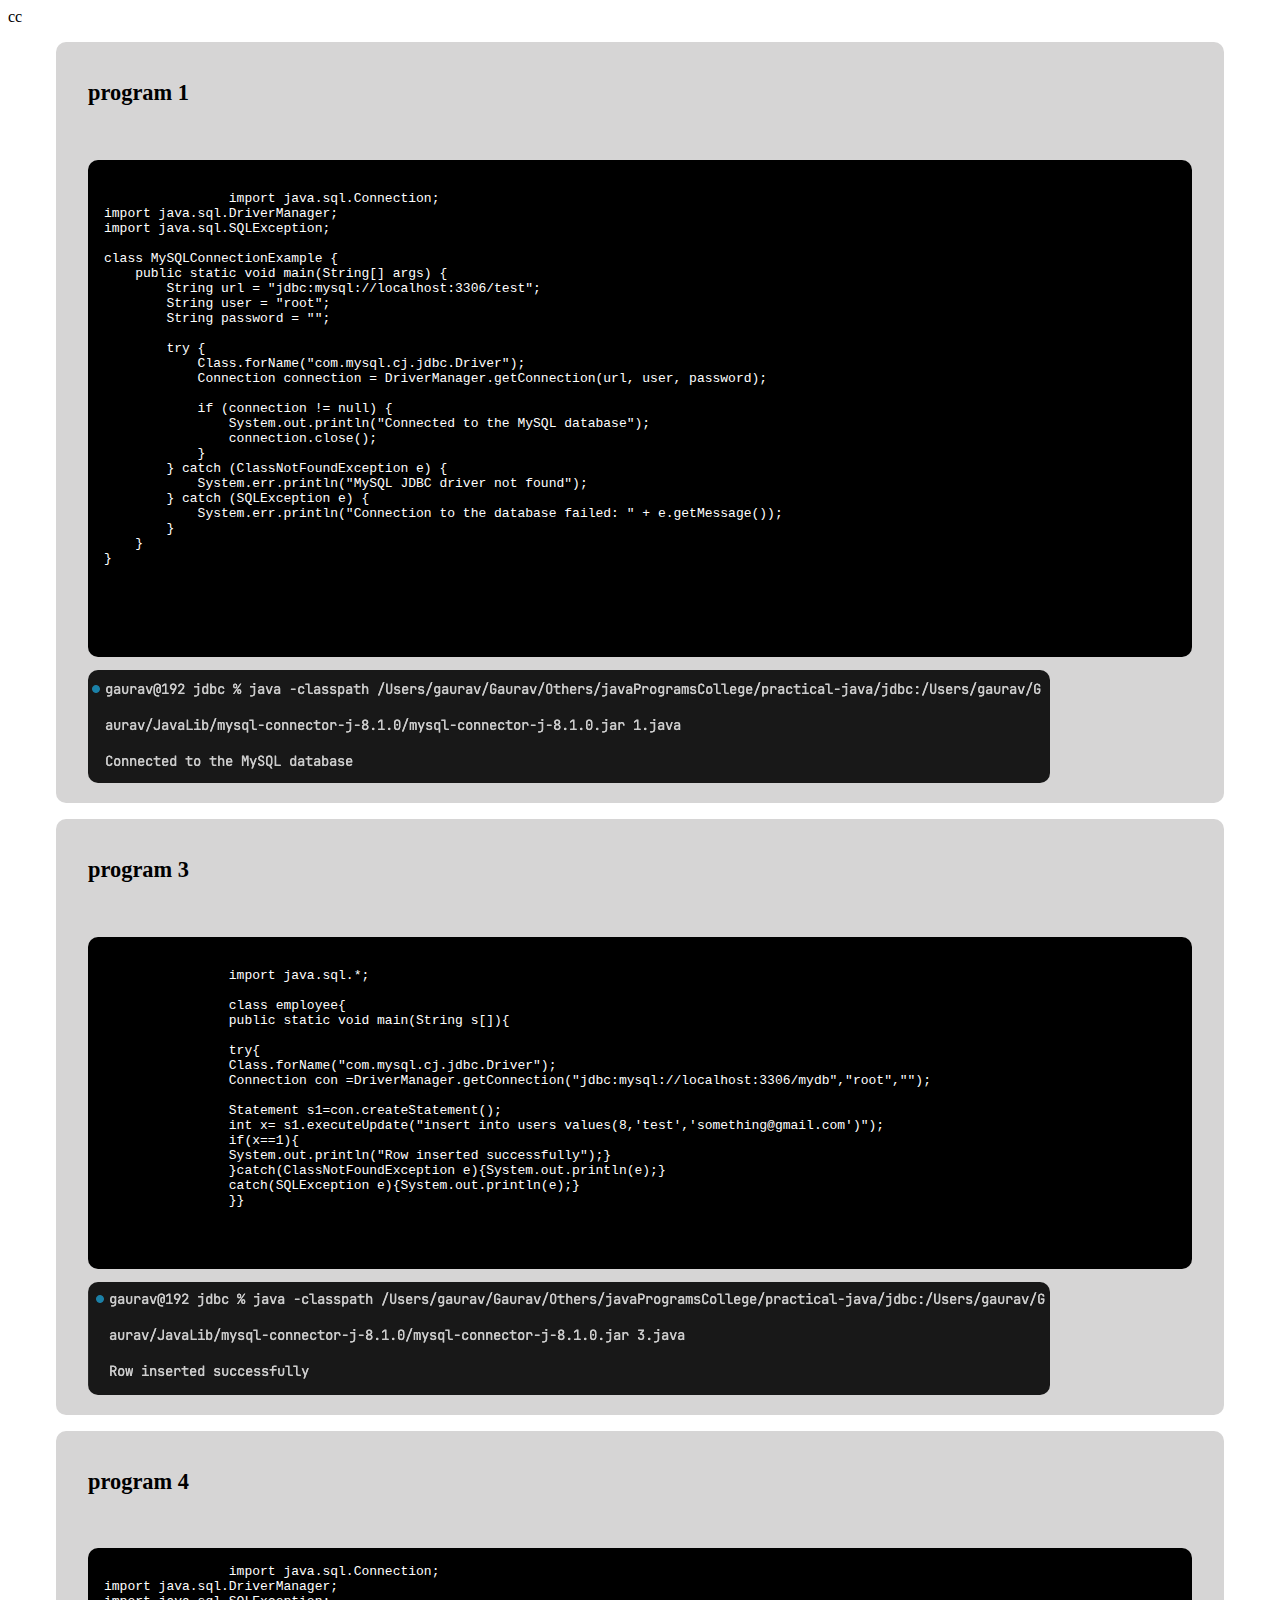
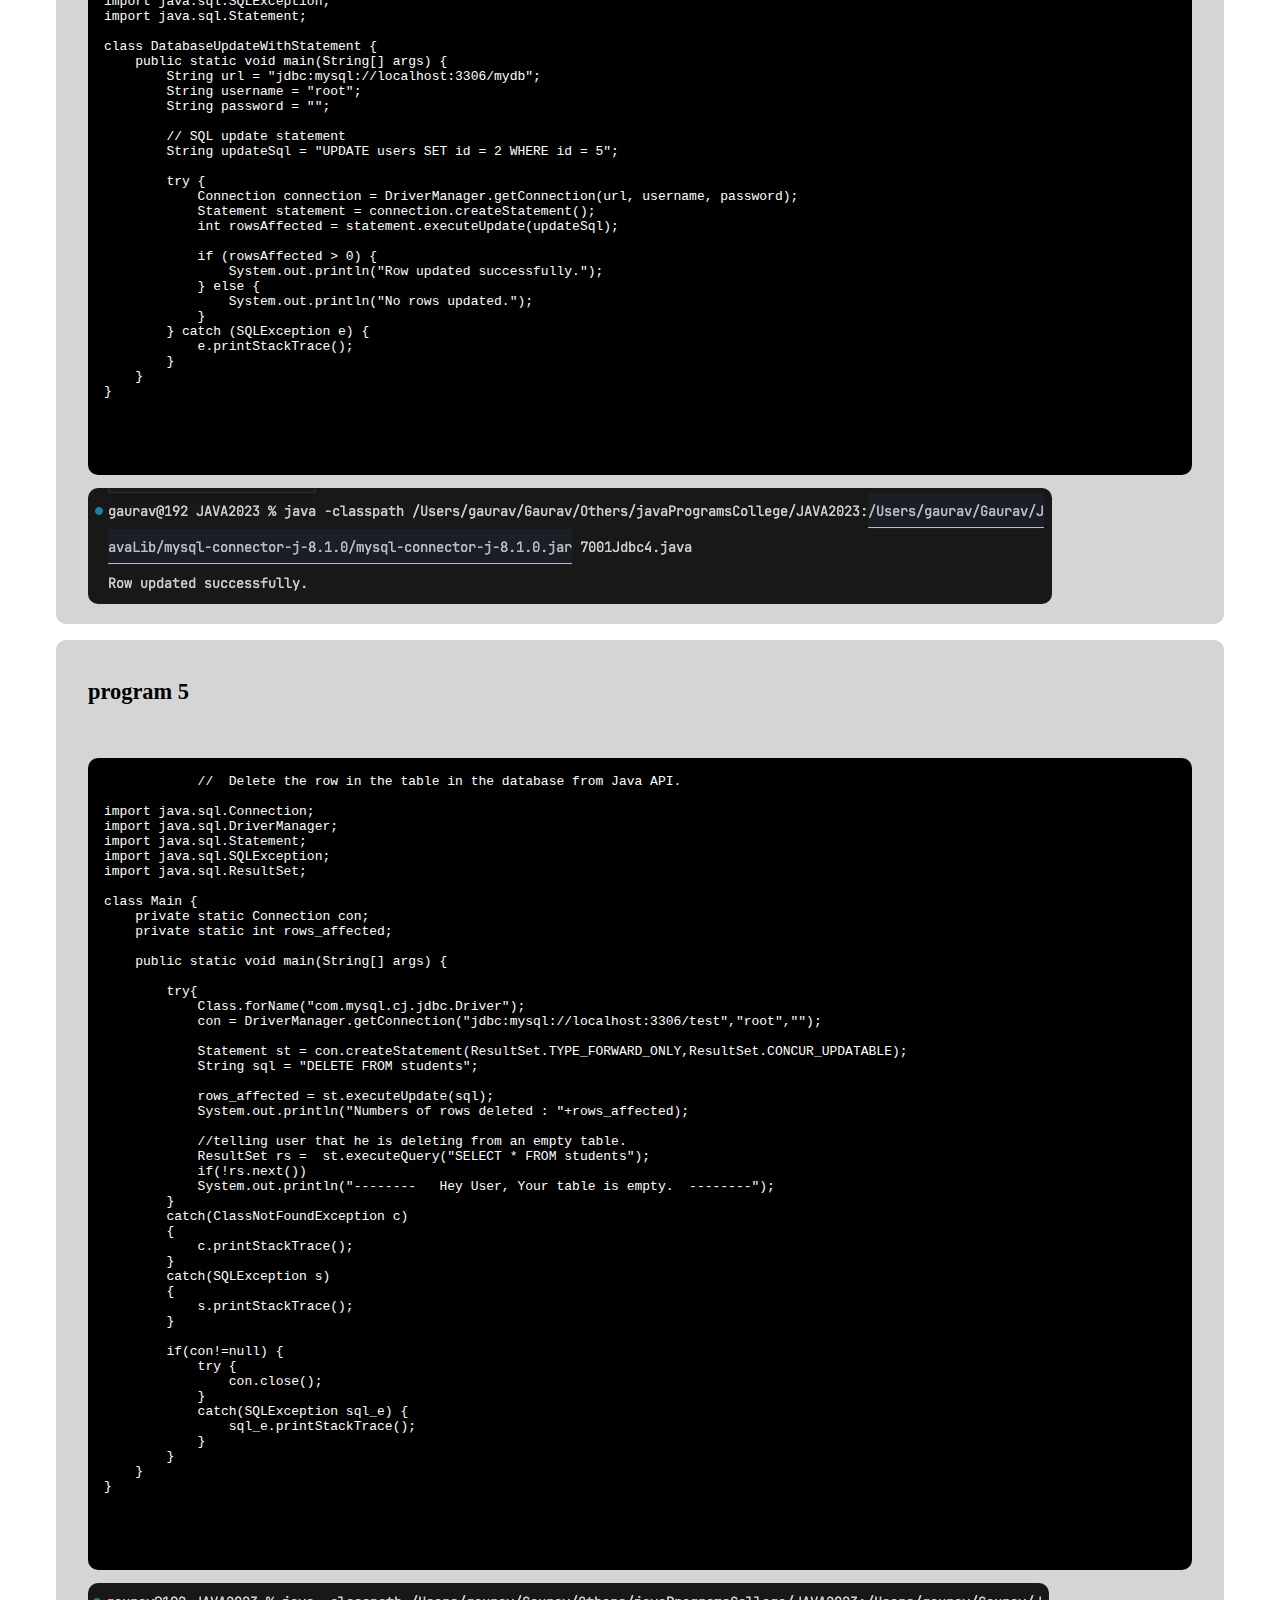
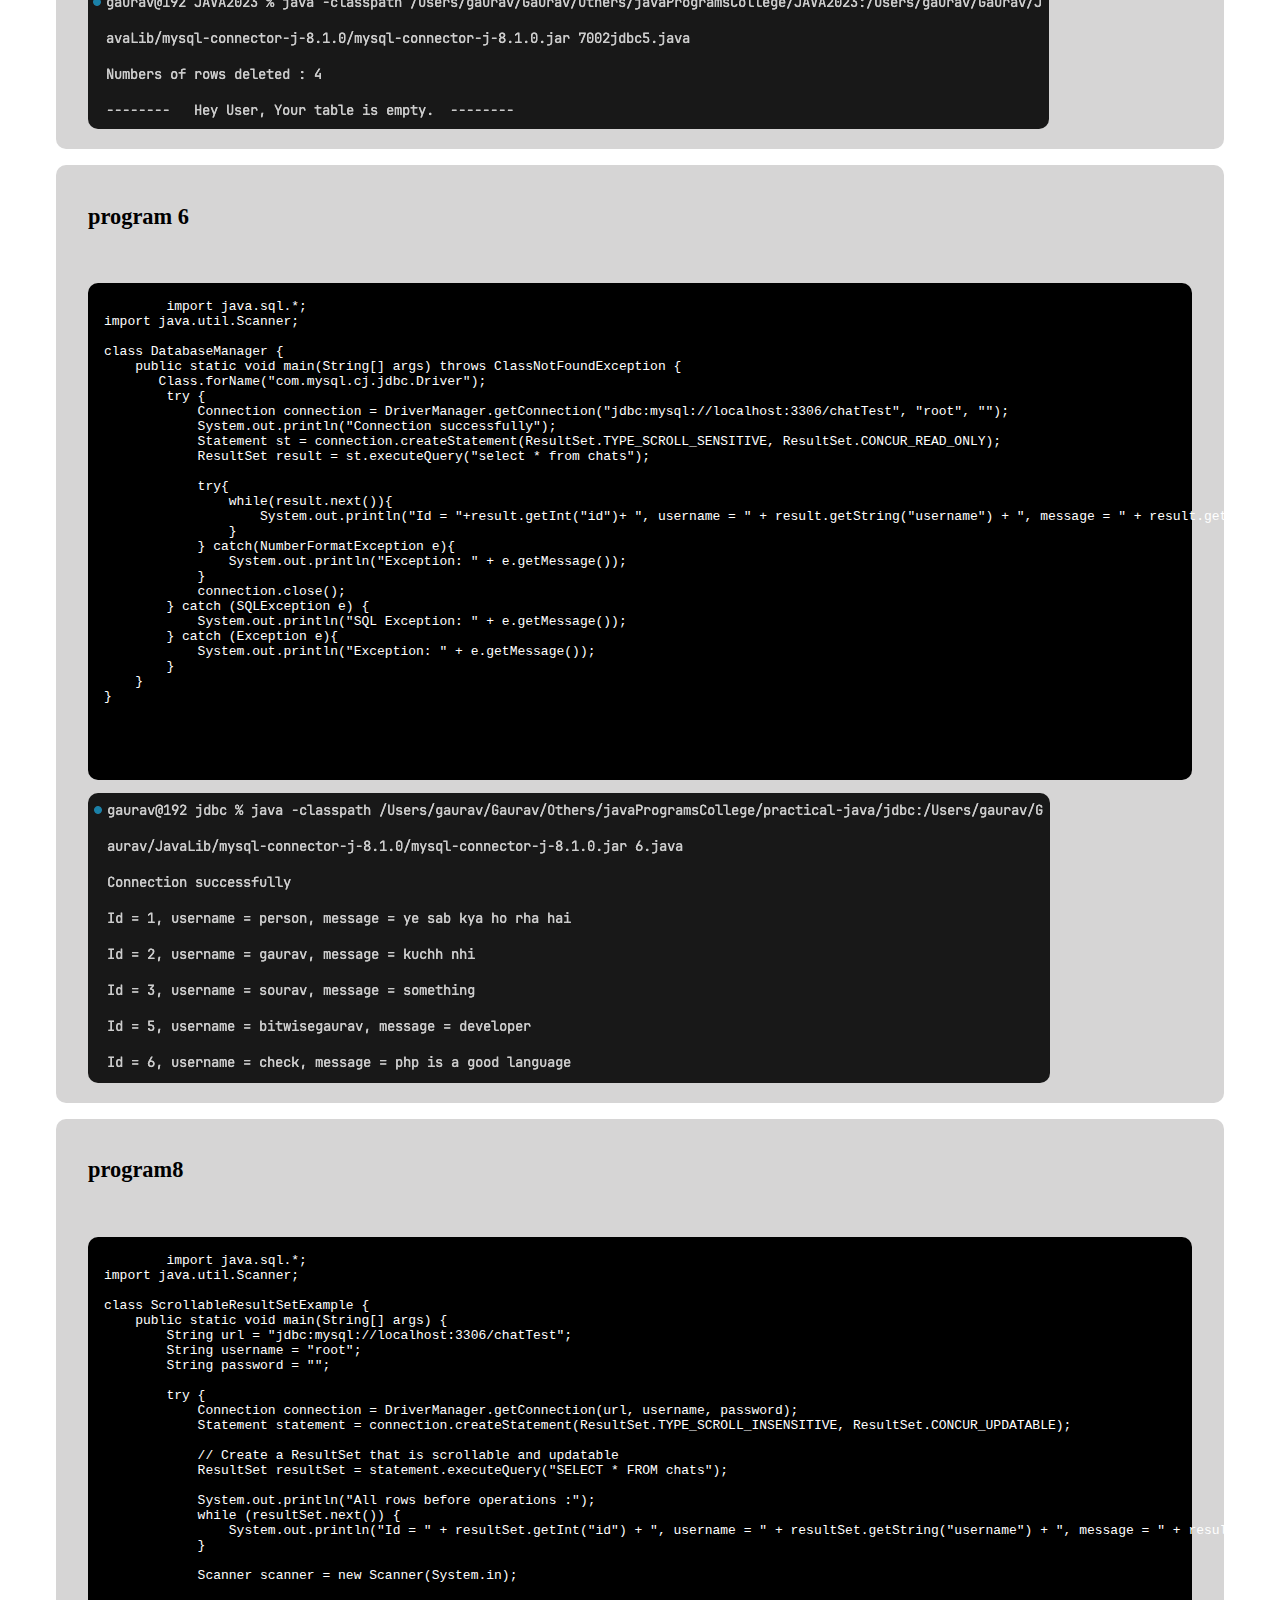
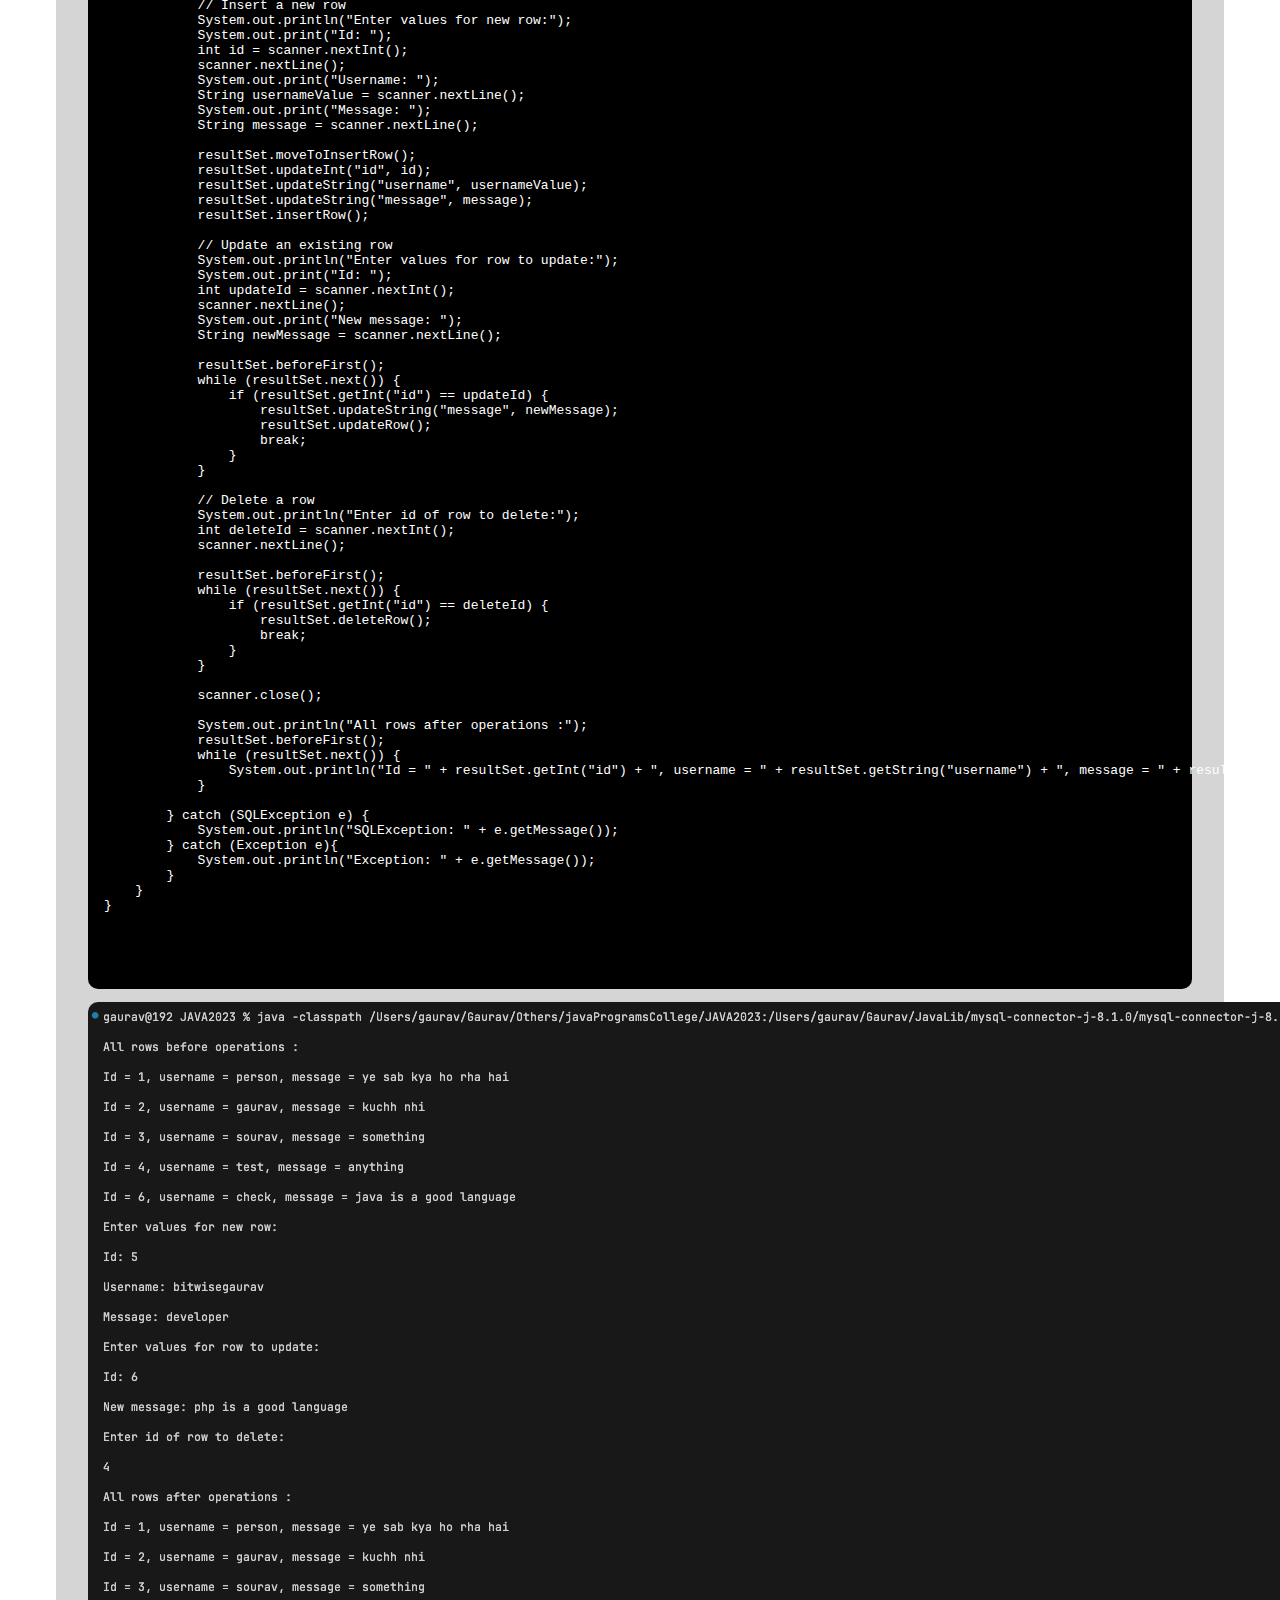
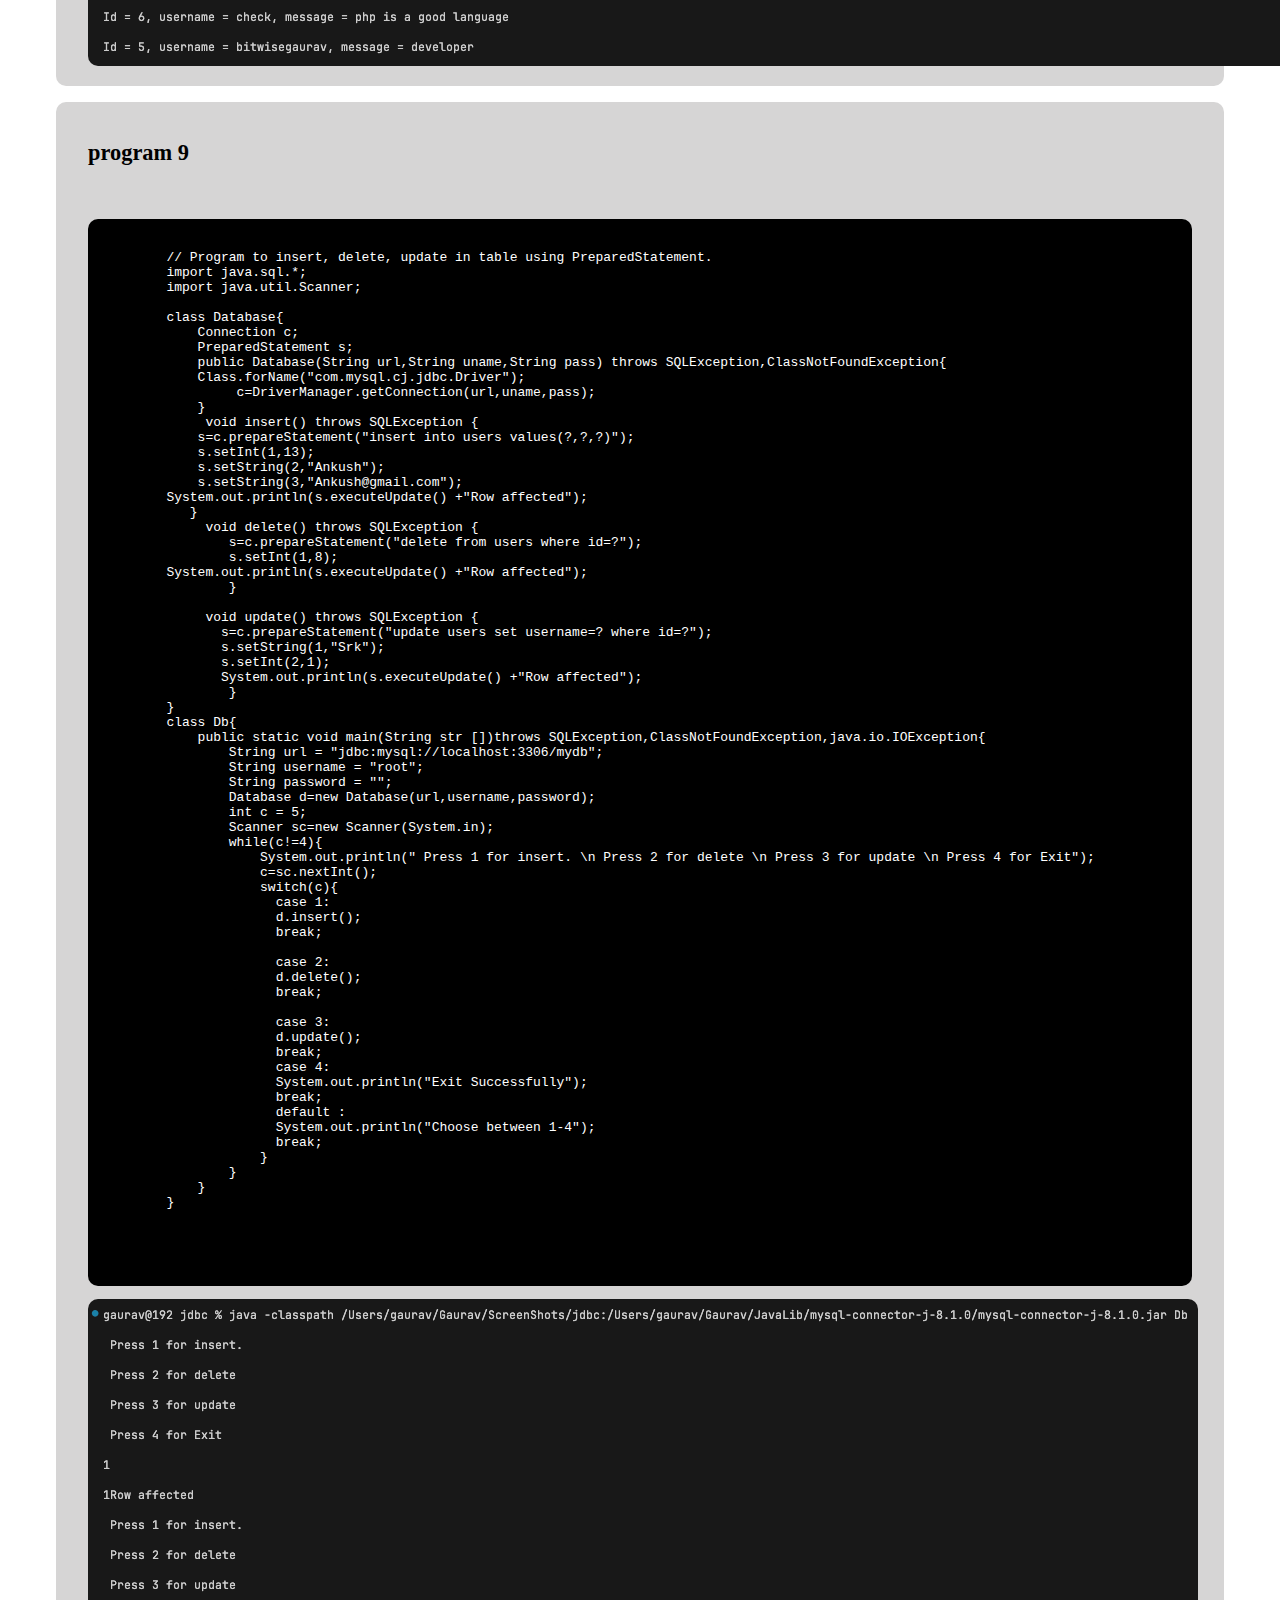
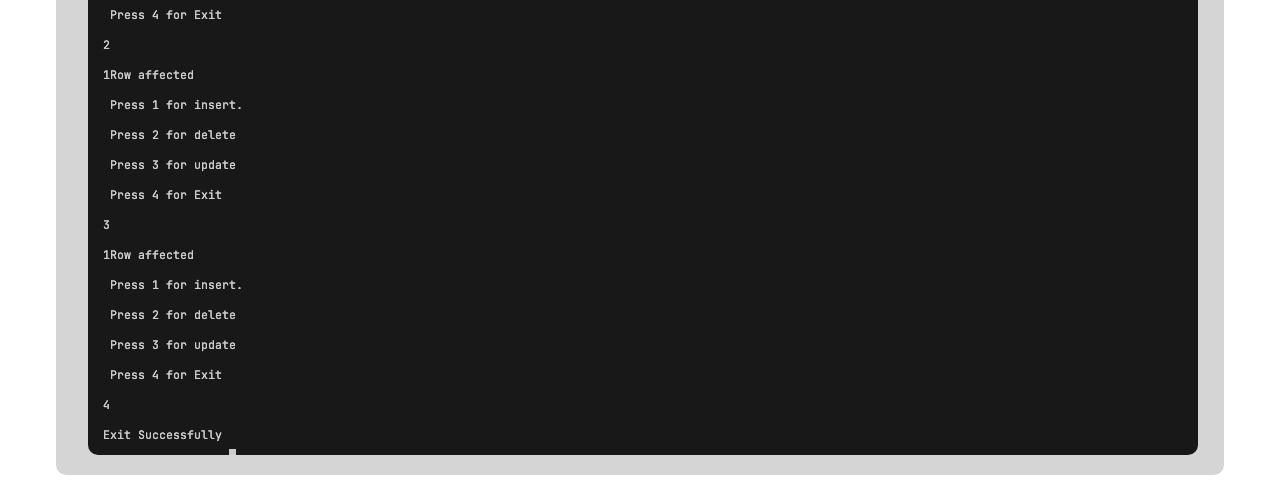
<file: jdbc.html>
<!DOCTYPE html>
<html lang="en">
<head>
    <meta charset="UTF-8">
    <meta name="viewport" content="width=device-width, initial-scale=1.0">
    <title>Document</title>
    <style>
        p
        {

            font-size: 1.4rem;
            font-weight: 650;
        }
        pre
        {
            color: #fff;
            background-color: #000;
            padding: 1rem;
            border-radius: 10px;
        }
        h1
        {
            text-align: center;
            color: cornflowerblue;
        }
        .code
        {
            border-radius: 10px;
            padding: 1rem 2rem;
            background-color: #d6d5d5;
            margin: 1rem 3rem;
        }
        img
        {
            border-radius: 10px;
        }
    </style>
</head>
cc

        <div class="code">
            <p><b>program 1 </b></p>
            <br>
            <pre>
                
                import java.sql.Connection;
import java.sql.DriverManager;
import java.sql.SQLException;

class MySQLConnectionExample {
    public static void main(String[] args) {
        String url = "jdbc:mysql://localhost:3306/test";
        String user = "root";
        String password = "";

        try {
            Class.forName("com.mysql.cj.jdbc.Driver");
            Connection connection = DriverManager.getConnection(url, user, password);

            if (connection != null) {
                System.out.println("Connected to the MySQL database");
                connection.close();
            }
        } catch (ClassNotFoundException e) {
            System.err.println("MySQL JDBC driver not found");
        } catch (SQLException e) {
            System.err.println("Connection to the database failed: " + e.getMessage());
        }
    }
}


<!-- code -->

            </pre>
            <img src="javapro/javapro/jdbc/1.png" alt="">
        </div>


        <div class="code">
            <p><b>program 3  </b></p>
            <br>
            <pre>
                
                import java.sql.*;

                class employee{
                public static void main(String s[]){
                
                try{
                Class.forName("com.mysql.cj.jdbc.Driver");
                Connection con =DriverManager.getConnection("jdbc:mysql://localhost:3306/mydb","root","");
                
                Statement s1=con.createStatement();
                int x= s1.executeUpdate("insert into users values(8,'test','something@gmail.com')");
                if(x==1){
                System.out.println("Row inserted successfully");}
                }catch(ClassNotFoundException e){System.out.println(e);}
                catch(SQLException e){System.out.println(e);}
                }}
<!-- code -->

            </pre>
            <img src="javapro/javapro/jdbc/3.png" alt="">
        </div>



        <div class="code">
            <p><b>program 4 </b></p>
            <br>
            <pre>
                import java.sql.Connection;
import java.sql.DriverManager;
import java.sql.SQLException;
import java.sql.Statement;

class DatabaseUpdateWithStatement {
    public static void main(String[] args) {
        String url = "jdbc:mysql://localhost:3306/mydb";
        String username = "root";
        String password = "";

        // SQL update statement
        String updateSql = "UPDATE users SET id = 2 WHERE id = 5";

        try {
            Connection connection = DriverManager.getConnection(url, username, password);
            Statement statement = connection.createStatement();
            int rowsAffected = statement.executeUpdate(updateSql);

            if (rowsAffected > 0) {
                System.out.println("Row updated successfully.");
            } else {
                System.out.println("No rows updated.");
            }
        } catch (SQLException e) {
            e.printStackTrace();
        }
    }
}

<!-- code -->

            </pre>
            <img src="javapro/javapro/jdbc/7001Jdbc4.png" alt="">
        </div>
        
    </section>
   
    <div class="code">
        <p><b>program 5</b></p>
        <br>
        <pre>
            //  Delete the row in the table in the database from Java API.

import java.sql.Connection;
import java.sql.DriverManager;
import java.sql.Statement;
import java.sql.SQLException;
import java.sql.ResultSet;

class Main {
    private static Connection con;
    private static int rows_affected;

    public static void main(String[] args) {
        
        try{
            Class.forName("com.mysql.cj.jdbc.Driver");
            con = DriverManager.getConnection("jdbc:mysql://localhost:3306/test","root","");
            
            Statement st = con.createStatement(ResultSet.TYPE_FORWARD_ONLY,ResultSet.CONCUR_UPDATABLE);
            String sql = "DELETE FROM students";
            
            rows_affected = st.executeUpdate(sql);
            System.out.println("Numbers of rows deleted : "+rows_affected);
            
            //telling user that he is deleting from an empty table.
            ResultSet rs =  st.executeQuery("SELECT * FROM students");
            if(!rs.next())
            System.out.println("--------   Hey User, Your table is empty.  --------");
        }
        catch(ClassNotFoundException c)
        {
            c.printStackTrace();
        }
        catch(SQLException s)
        {
            s.printStackTrace();
        }

        if(con!=null) {
            try {
                con.close();
            }
            catch(SQLException sql_e) {
                sql_e.printStackTrace();
            }
        }
    }
}

<!-- code -->

        </pre>
        <img src="javapro/javapro/jdbc/7002jdbc5.png" alt="">
    </div>
    
</section>


</body>
<div class="code">
    <p><b>program 6  </b></p>
    <br>
    <pre>
        import java.sql.*;
import java.util.Scanner;

class DatabaseManager {
    public static void main(String[] args) throws ClassNotFoundException {
       Class.forName("com.mysql.cj.jdbc.Driver");
        try {
            Connection connection = DriverManager.getConnection("jdbc:mysql://localhost:3306/chatTest", "root", "");
            System.out.println("Connection successfully");
            Statement st = connection.createStatement(ResultSet.TYPE_SCROLL_SENSITIVE, ResultSet.CONCUR_READ_ONLY);
            ResultSet result = st.executeQuery("select * from chats");

            try{
                while(result.next()){
                    System.out.println("Id = "+result.getInt("id")+ ", username = " + result.getString("username") + ", message = " + result.getString("message"));
                }
            } catch(NumberFormatException e){
                System.out.println("Exception: " + e.getMessage());
            }
            connection.close();
        } catch (SQLException e) {
            System.out.println("SQL Exception: " + e.getMessage());
        } catch (Exception e){
            System.out.println("Exception: " + e.getMessage());
        }
    }
}

<!-- code -->

    </pre>
    <img src="javapro/javapro/jdbc/6.png" alt="">
</div>

</section>


</body>
<div class="code">
    <p><b>program8  </b></p>
    <br>
    <pre>
        import java.sql.*;
import java.util.Scanner;

class ScrollableResultSetExample {
    public static void main(String[] args) {
        String url = "jdbc:mysql://localhost:3306/chatTest";
        String username = "root";
        String password = "";

        try {
            Connection connection = DriverManager.getConnection(url, username, password);
            Statement statement = connection.createStatement(ResultSet.TYPE_SCROLL_INSENSITIVE, ResultSet.CONCUR_UPDATABLE);

            // Create a ResultSet that is scrollable and updatable
            ResultSet resultSet = statement.executeQuery("SELECT * FROM chats");

            System.out.println("All rows before operations :");
            while (resultSet.next()) {
                System.out.println("Id = " + resultSet.getInt("id") + ", username = " + resultSet.getString("username") + ", message = " + resultSet.getString("message"));
            }

            Scanner scanner = new Scanner(System.in);

            // Insert a new row
            System.out.println("Enter values for new row:");
            System.out.print("Id: ");
            int id = scanner.nextInt();
            scanner.nextLine();
            System.out.print("Username: ");
            String usernameValue = scanner.nextLine();
            System.out.print("Message: ");
            String message = scanner.nextLine();

            resultSet.moveToInsertRow();
            resultSet.updateInt("id", id);
            resultSet.updateString("username", usernameValue);
            resultSet.updateString("message", message);
            resultSet.insertRow();

            // Update an existing row
            System.out.println("Enter values for row to update:");
            System.out.print("Id: ");
            int updateId = scanner.nextInt();
            scanner.nextLine();
            System.out.print("New message: ");
            String newMessage = scanner.nextLine();

            resultSet.beforeFirst();
            while (resultSet.next()) {
                if (resultSet.getInt("id") == updateId) {
                    resultSet.updateString("message", newMessage);
                    resultSet.updateRow();
                    break;
                }
            }

            // Delete a row
            System.out.println("Enter id of row to delete:");
            int deleteId = scanner.nextInt();
            scanner.nextLine();

            resultSet.beforeFirst();
            while (resultSet.next()) {
                if (resultSet.getInt("id") == deleteId) {
                    resultSet.deleteRow();
                    break;
                }
            }

            scanner.close();

            System.out.println("All rows after operations :");
            resultSet.beforeFirst();
            while (resultSet.next()) {
                System.out.println("Id = " + resultSet.getInt("id") + ", username = " + resultSet.getString("username") + ", message = " + resultSet.getString("message"));
            }

        } catch (SQLException e) {
            System.out.println("SQLException: " + e.getMessage());
        } catch (Exception e){
            System.out.println("Exception: " + e.getMessage());
        }
    }
}

<!-- code -->

    </pre>
    <img src="javapro/javapro/jdbc/7001Jdbc8.png" alt="">
</div>

</section>


</body> <div class="code">
    <p><b>program 9</b></p>
    <br>
    <pre>
        
        // Program to insert, delete, update in table using PreparedStatement.
        import java.sql.*;
        import java.util.Scanner;
        
        class Database{
            Connection c;
            PreparedStatement s;
            public Database(String url,String uname,String pass) throws SQLException,ClassNotFoundException{
            Class.forName("com.mysql.cj.jdbc.Driver");
                 c=DriverManager.getConnection(url,uname,pass);
            }
             void insert() throws SQLException {
            s=c.prepareStatement("insert into users values(?,?,?)");
            s.setInt(1,13);
            s.setString(2,"Ankush");
            s.setString(3,"Ankush@gmail.com");
        System.out.println(s.executeUpdate() +"Row affected");
           }
             void delete() throws SQLException {
                s=c.prepareStatement("delete from users where id=?");
                s.setInt(1,8);
        System.out.println(s.executeUpdate() +"Row affected");
                }
        
             void update() throws SQLException {
               s=c.prepareStatement("update users set username=? where id=?");
               s.setString(1,"Srk");
               s.setInt(2,1);
               System.out.println(s.executeUpdate() +"Row affected");
                }
        }
        class Db{
            public static void main(String str [])throws SQLException,ClassNotFoundException,java.io.IOException{
                String url = "jdbc:mysql://localhost:3306/mydb";
                String username = "root";
                String password = "";
                Database d=new Database(url,username,password);
                int c = 5;
                Scanner sc=new Scanner(System.in);
                while(c!=4){
                    System.out.println(" Press 1 for insert. \n Press 2 for delete \n Press 3 for update \n Press 4 for Exit");
                    c=sc.nextInt();
                    switch(c){
                      case 1:
                      d.insert();
                      break;
                      
                      case 2:
                      d.delete();
                      break;
                      
                      case 3:
                      d.update();
                      break;
                      case 4:
                      System.out.println("Exit Successfully");
                      break;
                      default :
                      System.out.println("Choose between 1-4");
                      break;
                    }
                }
            }
        }
        
<!-- code -->

    </pre>
    <img src="javapro/javapro/jdbc/7074JDBC-9.png" alt="">
</div>

</section>


</body>
</body>
</html>
</file>
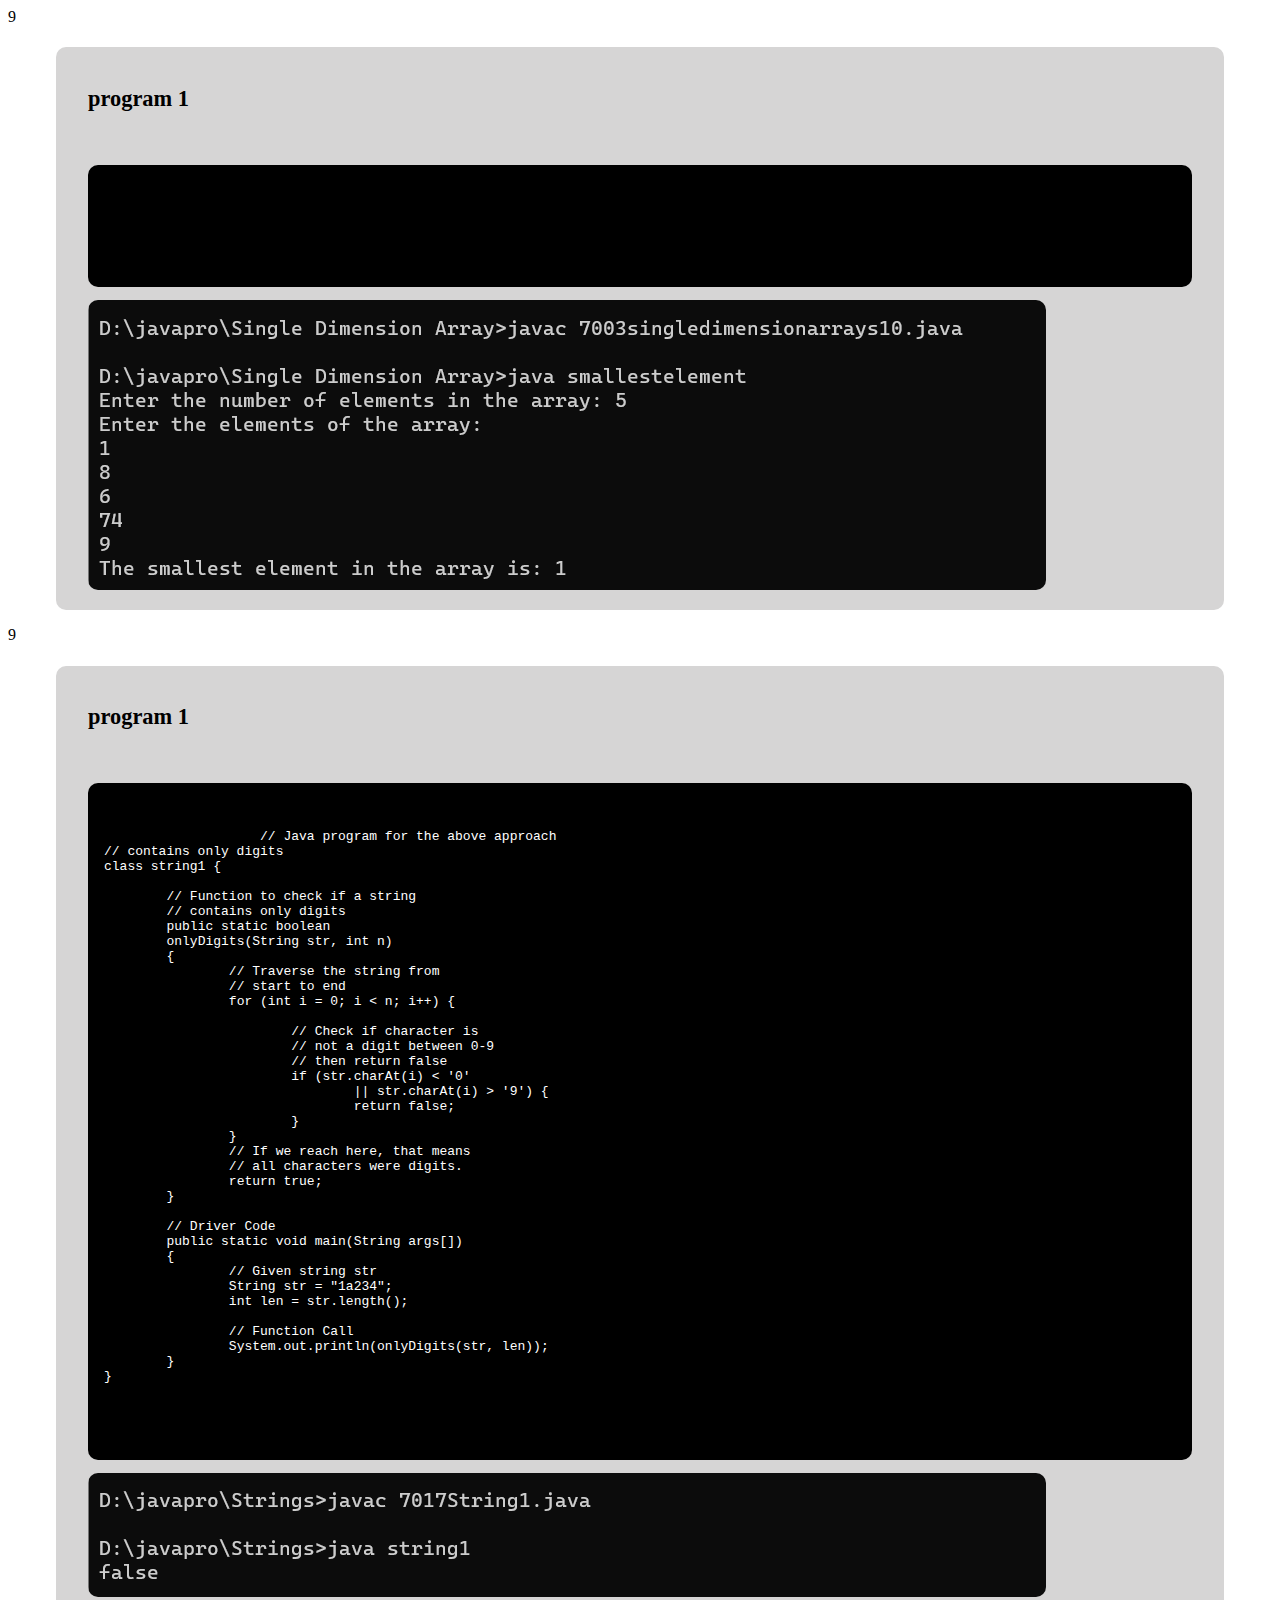
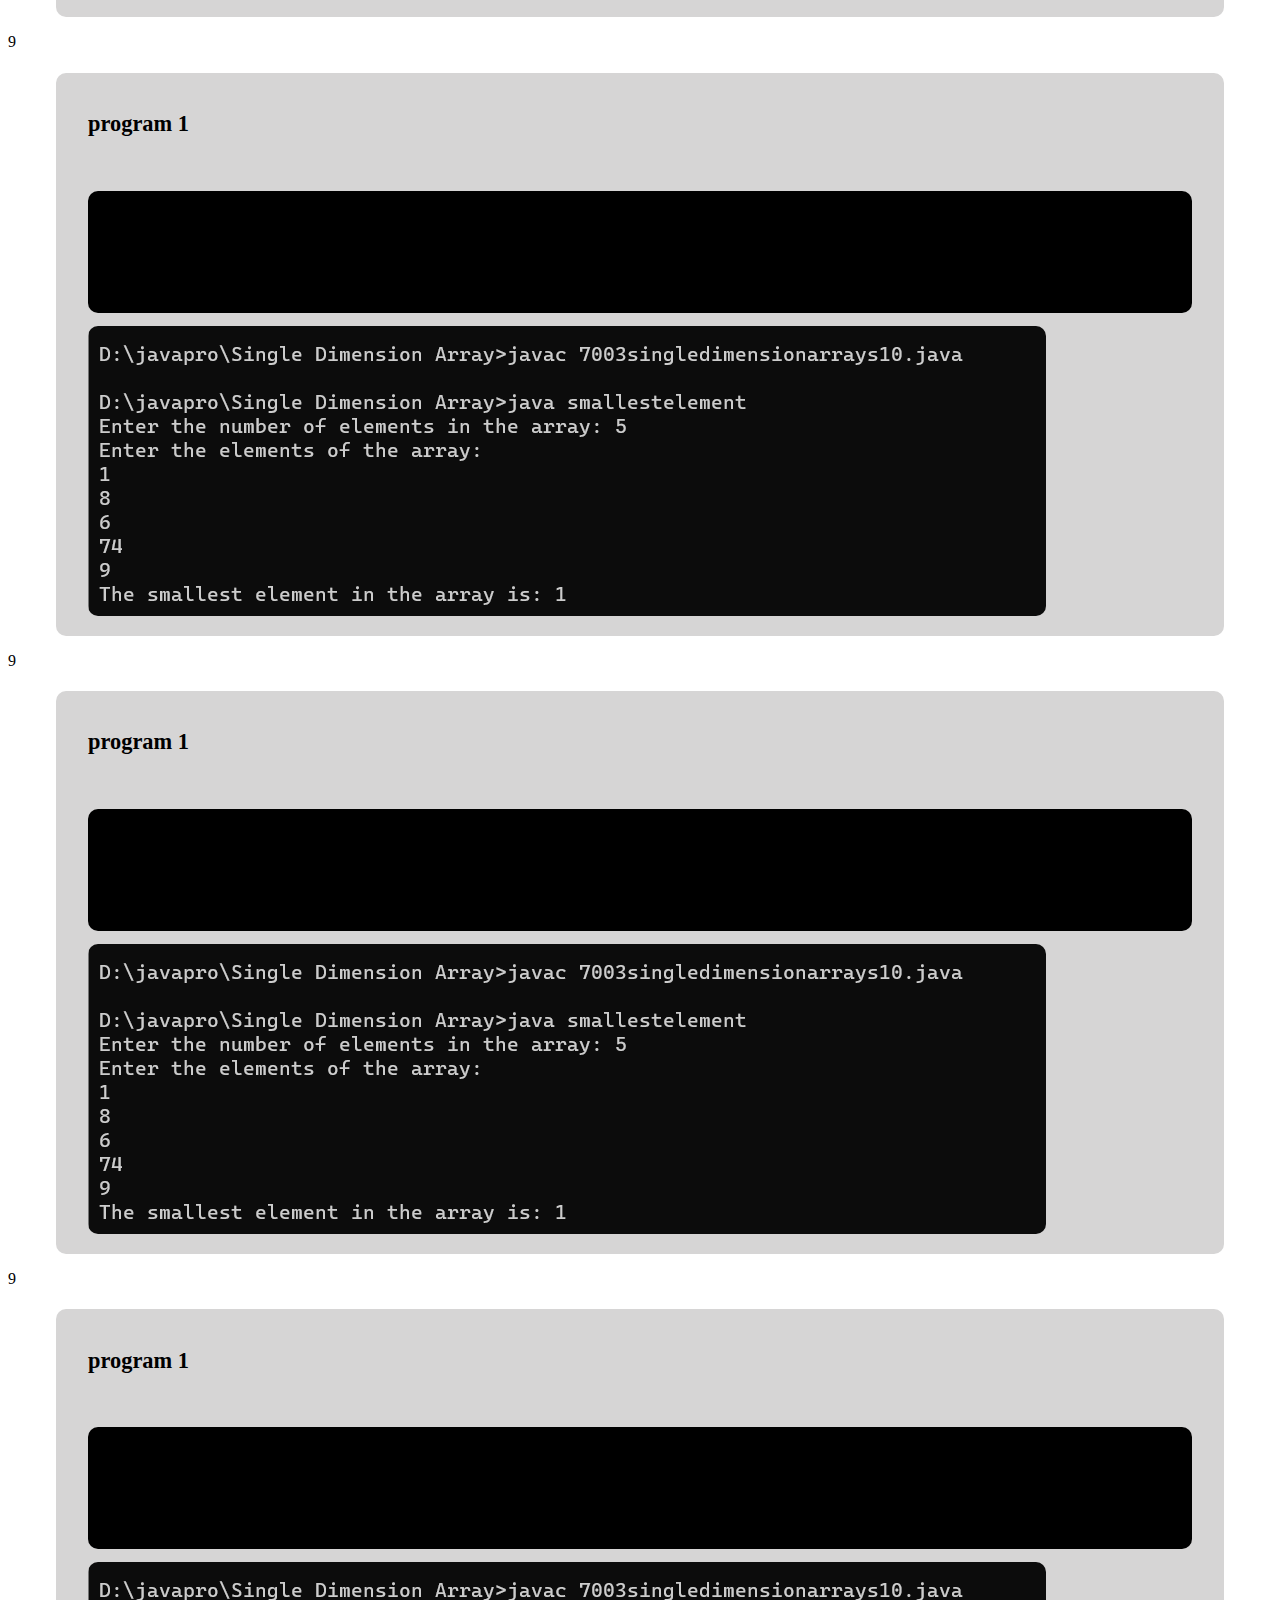
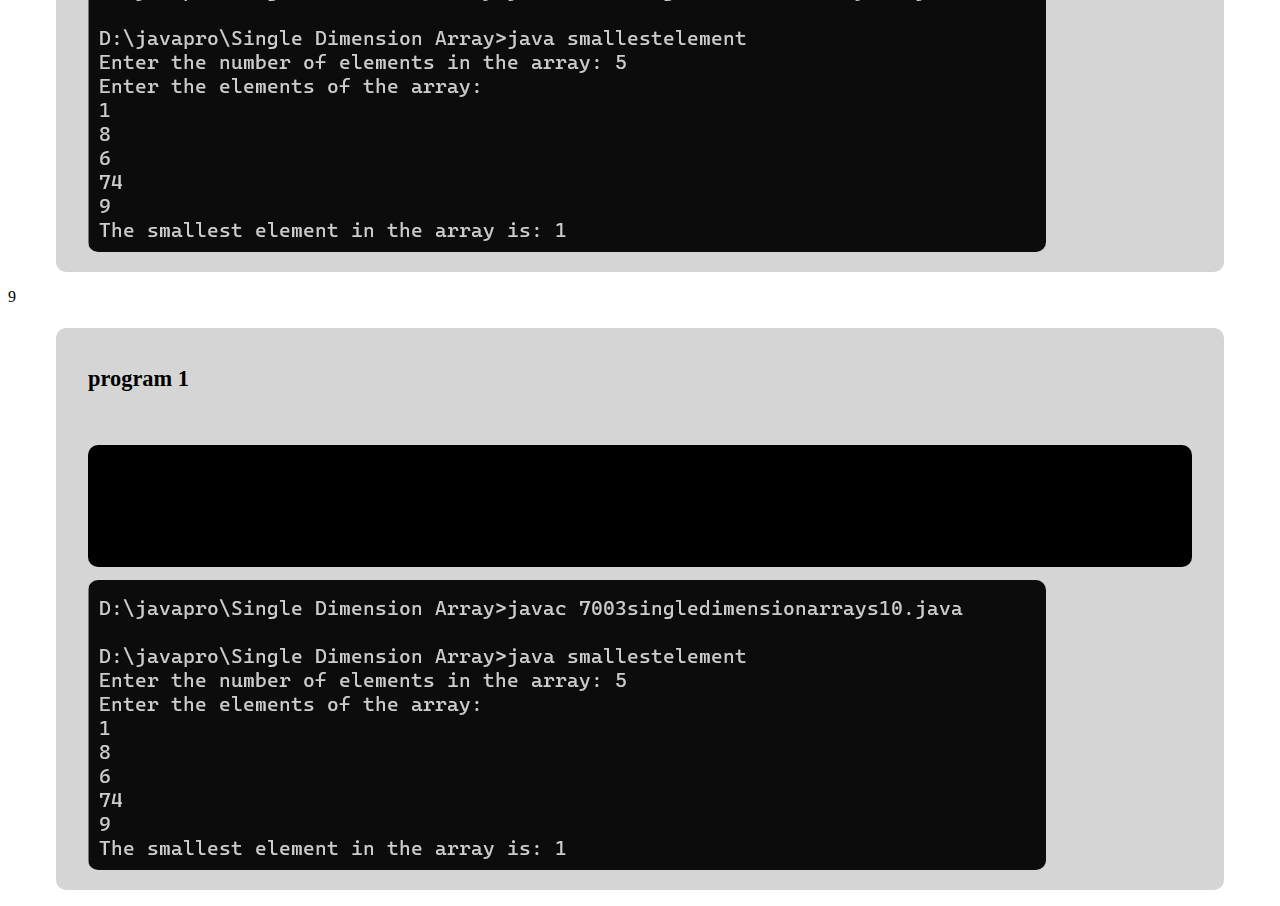
<file: string.html>
<!DOCTYPE html>
<html lang="en">
<head>
    <meta charset="UTF-8">
    <meta name="viewport" content="width=device-width, initial-scale=1.0">
    <title>Document</title>
    <style>
        p
        {

            font-size: 1.4rem;
            font-weight: 650;
        }
        pre
        {
            color: #fff;
            background-color: #000;
            padding: 1rem;
            border-radius: 10px;
        }
        h1
        {
            text-align: center;
            color: cornflowerblue;
        }
        .code
        {
            border-radius: 10px;
            padding: 1rem 2rem;
            background-color: #d6d5d5;
            margin: 1rem 3rem;
        }
        img
        {
            border-radius: 10px;
        }
    </style>
</head>
<body>9
    <section>
        <!-------home--------->
    </section>
    <section>
        <h1></h1>
        <div class="code">
            <p><b>program 1  </b></p>
            <br>
            <pre>
                
               
                
<!-- code -->

            </pre>
            <img src="javapro/javapro/Single-Dimension-Array/7003singledimensionarrays10.png" alt="">
        </div>



<body>
    <body>9
        <section>
            <!-------home--------->
        </section>
        <section>
            <h1></h1>
            <div class="code">
                <p><b>program 1  </b></p>
                <br>
                <pre>
                    
                   
                    // Java program for the above approach 
// contains only digits 
class string1 { 

	// Function to check if a string 
	// contains only digits 
	public static boolean
	onlyDigits(String str, int n) 
	{ 
		// Traverse the string from 
		// start to end 
		for (int i = 0; i < n; i++) { 

			// Check if character is 
			// not a digit between 0-9 
			// then return false
			if (str.charAt(i) < '0'
				|| str.charAt(i) > '9') { 
				return false; 
			} 
		} 
		// If we reach here, that means 
		// all characters were digits.
		return true; 
	} 

	// Driver Code 
	public static void main(String args[]) 
	{ 
		// Given string str 
		String str = "1a234"; 
		int len = str.length(); 

		// Function Call 
		System.out.println(onlyDigits(str, len)); 
	} 
}

    <!-- code -->
    
                </pre>
                <img src="javapro/javapro/Strings/7017String1.png" alt="">
            </div>
    
    
    
    <body><body>9
        <section>
            <!-------home--------->
        </section>
        <section>
            <h1></h1>
            <div class="code">
                <p><b>program 1  </b></p>
                <br>
                <pre>
                    
                   
                    
    <!-- code -->
    
                </pre>
                <img src="javapro/javapro/Single-Dimension-Array/7003singledimensionarrays10.png" alt="">
            </div>
    
    
    
    <body><body>9
        <section>
            <!-------home--------->
        </section>
        <section>
            <h1></h1>
            <div class="code">
                <p><b>program 1  </b></p>
                <br>
                <pre>
                    
                   
                    
    <!-- code -->
    
                </pre>
                <img src="javapro/javapro/Single-Dimension-Array/7003singledimensionarrays10.png" alt="">
            </div>
    
    
    
    <body><body>9
        <section>
            <!-------home--------->
        </section>
        <section>
            <h1></h1>
            <div class="code">
                <p><b>program 1  </b></p>
                <br>
                <pre>
                    
                   
                    
    <!-- code -->
    
                </pre>
                <img src="javapro/javapro/Single-Dimension-Array/7003singledimensionarrays10.png" alt="">
            </div>
    
    
    
    <body><body>9
        <section>
            <!-------home--------->
        </section>
        <section>
            <h1></h1>
            <div class="code">
                <p><b>program 1  </b></p>
                <br>
                <pre>
                    
                   
                    
    <!-- code -->
    
                </pre>
                <img src="javapro/javapro/Single-Dimension-Array/7003singledimensionarrays10.png" alt="">
            </div>
    
    
    
    <body>
</body>
</html>
</file>
<file: css/style.css>
body {
  font-family: 'Poppins', sans-serif;
  color: #0c0c0c;
  background-color: #ffffff;
}

.layout_padding {
  padding-top: 90px;
  padding-bottom: 90px;
}

.layout_padding2 {
  padding: 45px 0;
}

.layout_padding2-top {
  padding-top: 45px;
  padding-bottom: 45px;
}

.layout_padding2-bottom {
  padding-bottom: 45px;
}

.layout_padding-top {
  padding-top: 90px;
}

.layout_padding-bottom {
  padding-bottom: 90px;
}

.heading_container {
  display: -webkit-box;
  display: -ms-flexbox;
  display: flex;
}

.heading_container h2 {
  font-weight: bold;
  text-transform: uppercase;
}

/*header section*/
.hero_area {
  height: calc(100vh - 30px);
  background: -webkit-gradient(linear, left top, right top, color-stop(55%, #1a2e35), color-stop(55%, #1cbbb4));
  background: linear-gradient(to right, #1a2e35 55%, #1cbbb4 55%);
  display: -webkit-box;
  display: -ms-flexbox;
  display: flex;
  -webkit-box-orient: vertical;
  -webkit-box-direction: normal;
      -ms-flex-direction: column;
          flex-direction: column;
  position: relative;
}

.sub_page .hero_area {
  height: auto;
  background: none;
  background-color: #1a2e35;
}

.hero_area.sub_pages {
  height: auto;
}

.header_section {
  overflow-x: hidden;
}

.header_section .container-fluid {
  padding-right: 25px;
  padding-left: 25px;
}

.header_section .nav_container {
  margin: 0 auto;
}

.header_section .user_option {
  display: -webkit-box;
  display: -ms-flexbox;
  display: flex;
  -webkit-box-align: center;
      -ms-flex-align: center;
          align-items: center;
}

.header_section .user_option a {
  display: -webkit-box;
  display: -ms-flexbox;
  display: flex;
  color: #ffffff;
  -webkit-box-align: center;
      -ms-flex-align: center;
          align-items: center;
}

.header_section .user_option a img {
  min-width: 20px;
  height: 20px;
  margin-right: 5px;
}

.custom_nav-container.navbar-expand-lg .navbar-nav .nav-item .nav-link {
  padding: 10px 15px;
  color: #ffffff;
  text-align: center;
}

a,
a:hover,
a:focus {
  text-decoration: none;
}

a:hover,
a:focus {
  color: initial;
}

.btn,
.btn:focus {
  outline: none !important;
  -webkit-box-shadow: none;
          box-shadow: none;
}

.custom_nav-container .nav_search-btn {
  background-image: url(../images/search-icon.png);
  background-size: 17px;
  background-repeat: no-repeat;
  background-position-y: 7px;
  width: 35px;
  height: 35px;
  padding: 0;
  border: none;
}

.custom_nav-container form {
  padding-top: 7px;
}

.navbar-brand {
  margin-right: 5%;
  display: -webkit-box;
  display: -ms-flexbox;
  display: flex;
  -webkit-box-align: center;
      -ms-flex-align: center;
          align-items: center;
}

.navbar-brand img {
  width: 35px;
  margin-right: 5px;
}

.navbar-brand span {
  font-weight: bold;
  color: #ffffff;
  font-size: 24px;
}

.custom_nav-container {
  z-index: 99999;
  padding: 0;
  height: 70px;
}

.custom_nav-container .navbar-toggler {
  outline: none;
}

.custom_nav-container .navbar-toggler .navbar-toggler-icon {
  background-image: url(../images/menu.png);
  background-size: 30px;
  width: 32px;
  height: 32px;
}

.lg_toggl-btn {
  background-color: transparent;
  border: none;
  outline: none;
  width: 56px;
  height: 40px;
  cursor: pointer;
}

.lg_toggl-btn:focus {
  outline: none;
}

.login_btn-container {
  padding-top: 30px;
}

.login_btn-container a {
  color: #1cbbb4;
  text-transform: uppercase;
}

/*end header section*/
/* slider section */
.slider_section {
  -webkit-box-flex: 1;
      -ms-flex: 1;
          flex: 1;
  display: -webkit-box;
  display: -ms-flexbox;
  display: flex;
  -webkit-box-align: center;
      -ms-flex-align: center;
          align-items: center;
  position: relative;
}

.slider_section .row {
  -webkit-box-align: center;
      -ms-flex-align: center;
          align-items: center;
}

.slider_section .row > div {
  position: unset;
}

.slider_section .detail-box h1 {
  color: #ffffff;
  font-weight: bold;
  text-transform: uppercase;
}

.slider_section .detail-box p {
  color: #ffffff;
  margin-top: 15px;
}

.slider_section .detail-box .btn-box {
  display: -webkit-box;
  display: -ms-flexbox;
  display: flex;
  -ms-flex-wrap: wrap;
      flex-wrap: wrap;
  margin: 45px -5px 0 -5px;
}

.slider_section .detail-box .btn-box a {
  text-align: center;
  width: 165px;
  font-size: 15px;
  margin: 5px;
}

.slider_section .detail-box .btn-box .btn-1 {
  display: inline-block;
  padding: 10px 0;
  background-color: #ff4f5a;
  color: #ffffff;
  -webkit-transition: all 0.3s;
  transition: all 0.3s;
  border: 1px solid transparent;
  border-radius: 0;
}

.slider_section .detail-box .btn-box .btn-1:hover {
  background-color: transparent;
  border-color: #ff4f5a;
  color: #ff4f5a;
}

.slider_section .detail-box .btn-box .btn-2 {
  display: inline-block;
  padding: 10px 0;
  background-color: #ffffff;
  color: #252525;
  -webkit-transition: all 0.3s;
  transition: all 0.3s;
  border: 1px solid transparent;
  border-radius: 0;
}

.slider_section .detail-box .btn-box .btn-2:hover {
  background-color: transparent;
  border-color: #ffffff;
  color: #ffffff;
}

.slider_section .img-container .img-box img {
  width: 100%;
}

.slider_section #carouselExampleIndicators {
  position: unset;
  width: 100%;
}

.slider_section .carousel_btn-container {
  width: 120px;
  position: absolute;
  bottom: 0;
  display: -webkit-box;
  display: -ms-flexbox;
  display: flex;
  -webkit-box-pack: justify;
      -ms-flex-pack: justify;
          justify-content: space-between;
  left: 8.5%;
  z-index: 999;
  -webkit-transform: translateY(50%);
          transform: translateY(50%);
}

.slider_section .carousel_btn-container .carousel-control-prev,
.slider_section .carousel_btn-container .carousel-control-next {
  position: relative;
  width: 55px;
  height: 55px;
  border: none;
  border-radius: 100%;
  opacity: 1;
  background-repeat: no-repeat;
  background-size: 14px;
  background-position: center;
  background-color: #1cbbb4;
  margin: 2px;
}

.slider_section .carousel_btn-container .carousel-control-prev:hover,
.slider_section .carousel_btn-container .carousel-control-next:hover {
  background-color: #ff4f5a;
}

.slider_section .carousel_btn-container .carousel-control-prev {
  background-image: url(../images/prev.png);
}

.slider_section .carousel_btn-container .carousel-control-next {
  background-image: url(../images/next.png);
}

.slider_section ol.carousel-indicators {
  margin: 0;
  width: 75px;
  bottom: 45px;
  left: initial;
  right: 25px;
}

.slider_section ol.carousel-indicators li {
  border-radius: 100%;
  text-indent: 0px;
  text-align: center;
  line-height: 55px;
  color: #ffffff;
  background-color: transparent;
  opacity: 1;
  display: none;
}

.slider_section ol.carousel-indicators li.active {
  display: block;
}

.experience_section .row {
  -webkit-box-align: center;
      -ms-flex-align: center;
          align-items: center;
}

.experience_section .detail-box p {
  margin-top: 20px;
}

.experience_section .detail-box .btn-box {
  display: -webkit-box;
  display: -ms-flexbox;
  display: flex;
  -ms-flex-wrap: wrap;
      flex-wrap: wrap;
  margin: 45px -5px 0 -5px;
}

.experience_section .detail-box .btn-box a {
  text-align: center;
  width: 165px;
  font-size: 15px;
  margin: 5px;
}

.experience_section .detail-box .btn-box .btn-1 {
  display: inline-block;
  padding: 10px 0;
  background-color: #ff4f5a;
  color: #ffffff;
  -webkit-transition: all 0.3s;
  transition: all 0.3s;
  border: 1px solid transparent;
  border-radius: 0;
}

.experience_section .detail-box .btn-box .btn-1:hover {
  background-color: transparent;
  border-color: #ff4f5a;
  color: #ff4f5a;
}

.experience_section .detail-box .btn-box .btn-2 {
  display: inline-block;
  padding: 10px 0;
  background-color: #1a2e35;
  color: #ffffff;
  -webkit-transition: all 0.3s;
  transition: all 0.3s;
  border: 1px solid transparent;
  border-radius: 0;
}

.experience_section .detail-box .btn-box .btn-2:hover {
  background-color: transparent;
  border-color: #1a2e35;
  color: #1a2e35;
}

.experience_section .img-box img {
  width: 100%;
}

.category_section {
  background-color: #1cbbb4;
  color: #ffffff;
  text-align: center;
}

.category_section .heading_container {
  -webkit-box-pack: center;
      -ms-flex-pack: center;
          justify-content: center;
}

.category_section .heading_container h2 {
  border-bottom: 1px solid #ffffff;
}

.category_section .category_container {
  display: -webkit-box;
  display: -ms-flexbox;
  display: flex;
  -ms-flex-wrap: wrap;
      flex-wrap: wrap;
  -webkit-box-pack: justify;
      -ms-flex-pack: justify;
          justify-content: space-between;
  margin-top: 25px;
}

.category_section .category_container .box {
  display: -webkit-box;
  display: -ms-flexbox;
  display: flex;
  -webkit-box-orient: vertical;
  -webkit-box-direction: normal;
      -ms-flex-direction: column;
          flex-direction: column;
  -webkit-box-align: center;
      -ms-flex-align: center;
          align-items: center;
  margin: 10px 0;
  min-width: 130px;
  -ms-flex-preferred-size: 26%;
      flex-basis: 26%;
}

.category_section .category_container .box .img-box {
  width: 120px;
  height: 120px;
  display: -webkit-box;
  display: -ms-flexbox;
  display: flex;
  -webkit-box-pack: center;
      -ms-flex-pack: center;
          justify-content: center;
  -webkit-box-align: center;
      -ms-flex-align: center;
          align-items: center;
}

.about_section {
  text-align: center;
}

.about_section .img-box img {
  width: 100%;
}

.about_section .detail-box h2 {
  font-weight: bold;
  text-transform: uppercase;
}

.about_section .detail-box p {
  margin-top: 15px;
}

.about_section .detail-box a {
  display: inline-block;
  padding: 10px 45px;
  background-color: #ff4f5a;
  color: #ffffff;
  -webkit-transition: all 0.3s;
  transition: all 0.3s;
  border: 1px solid transparent;
  border-radius: 0;
  margin-top: 25px;
}

.about_section .detail-box a:hover {
  background-color: transparent;
  border-color: #ff4f5a;
  color: #ff4f5a;
}

.freelance_section .row {
  -webkit-box-align: center;
      -ms-flex-align: center;
          align-items: center;
}

.freelance_section .tab_container .t-link-box {
  margin: 25px 0;
  display: -webkit-box;
  display: -ms-flexbox;
  display: flex;
  -webkit-box-align: center;
      -ms-flex-align: center;
          align-items: center;
  cursor: pointer;
}

.freelance_section .tab_container .t-link-box .img-box {
  width: 90px;
  height: 90px;
  min-width: 90px;
  min-height: 90px;
  display: -webkit-box;
  display: -ms-flexbox;
  display: flex;
  -webkit-box-pack: center;
      -ms-flex-pack: center;
          justify-content: center;
  -webkit-box-align: center;
      -ms-flex-align: center;
          align-items: center;
  background-color: #1a2e35;
  border-radius: 100%;
  margin-right: 35px;
}

.freelance_section .tab_container .t-link-box .img-box img {
  width: auto;
  height: auto;
  max-width: 45px;
  max-height: 45px;
}

.freelance_section .tab_container .t-link-box .detail-box h5 {
  font-weight: bold;
  color: #ff4f5a;
}

.freelance_section .tab_container .t-link-box .detail-box h3 {
  font-weight: bold;
  color: #252525;
}

.freelance_section .tab_container .t-link-box[aria-expanded="true"] .img-box, .freelance_section .tab_container .t-link-box:hover .img-box {
  background-color: #1cbbb4;
}

.freelance_section .img-box img {
  width: 100%;
}

.client_section .heading_container {
  -webkit-box-pack: center;
      -ms-flex-pack: center;
          justify-content: center;
  margin-bottom: 25px;
}

.client_section .detail-box {
  text-align: center;
  margin: 25px 35px;
  padding: 45px 65px 35px 65px;
  -webkit-box-shadow: 0px 0px 20px 0 rgba(0, 0, 0, 0.2);
          box-shadow: 0px 0px 20px 0 rgba(0, 0, 0, 0.2);
}

.client_section .detail-box h4 {
  font-weight: bold;
}

.client_section .detail-box p {
  margin-top: 15px;
  margin-bottom: 25px;
}

.client_section .carousel-control-prev,
.client_section .carousel-control-next {
  top: 50%;
  width: 65px;
  height: 65px;
  border: none;
  border-radius: 100%;
  opacity: 1;
  background-repeat: no-repeat;
  background-size: 10px;
  background-position: center;
  background-color: #1a2e35;
  margin: 2px;
  -webkit-transform: translateY(-50%);
          transform: translateY(-50%);
}

.client_section .carousel-control-prev {
  background-image: url(../images/prev-angle.png);
}

.client_section .carousel-control-next {
  background-image: url(../images/next-angle.png);
}

/* info section */
.info_section {
  position: relative;
  background-color: #1a2e35;
  color: #ffffff;
}

.info_section .heading_container {
  margin-bottom: 45px;
}

.info_section h5 {
  text-transform: uppercase;
  font-weight: bold;
  margin-bottom: 20px;
}

.info_section .info_top {
  display: -webkit-box;
  display: -ms-flexbox;
  display: flex;
  -webkit-box-align: center;
      -ms-flex-align: center;
          align-items: center;
  -webkit-box-pack: justify;
      -ms-flex-pack: justify;
          justify-content: space-between;
  margin-top: 35px;
  margin-bottom: 75px;
}

.info_section .info_top .info_logo {
  display: -webkit-box;
  display: -ms-flexbox;
  display: flex;
}

.info_section .info_top .info_logo img {
  width: 65px;
}

.info_section .info_top .info_logo span {
  color: #ffffff;
  font-weight: bold;
  font-size: 32px;
}

.info_section .info_top .social_box {
  display: -webkit-box;
  display: -ms-flexbox;
  display: flex;
  -webkit-box-align: center;
      -ms-flex-align: center;
          align-items: center;
}

.info_section .info_top .social_box a {
  margin: 0 10px;
}

.info_section .info_top .social_box a img {
  width: auto;
  height: auto;
  max-width: 30px;
  max-height: 30px;
}

.info_section a {
  text-transform: none;
}

.info_section ul {
  padding: 0;
}

.info_section ul li {
  list-style-type: none;
  margin: 3px 0;
}

.info_section ul li a {
  color: #ffffff;
}

.info_section .info_link-box {
  display: -webkit-box;
  display: -ms-flexbox;
  display: flex;
  -webkit-box-orient: vertical;
  -webkit-box-direction: normal;
      -ms-flex-direction: column;
          flex-direction: column;
}

.info_section .info_form form input {
  outline: none;
  width: 100%;
  padding: 7px 10px;
}

.info_section .info_form form button {
  display: inline-block;
  padding: 8px 40px;
  background-color: #ff4f5a;
  color: #ffffff;
  -webkit-transition: all 0.3s;
  transition: all 0.3s;
  border: 1px solid transparent;
  border-radius: 0;
  border: 1.5px solid #ffffff;
  margin-top: 15px;
  text-transform: uppercase;
  font-size: 15px;
}

.info_section .info_form form button:hover {
  background-color: transparent;
  border-color: #ff4f5a;
  color: #ff4f5a;
}

.info_section .info_contact .link-box {
  display: -webkit-box;
  display: -ms-flexbox;
  display: flex;
  -webkit-box-align: center;
      -ms-flex-align: center;
          align-items: center;
  margin: 30px 0;
  color: #ffffff;
}

.info_section .info_contact .link-box .img-box {
  display: -webkit-box;
  display: -ms-flexbox;
  display: flex;
  -webkit-box-pack: center;
      -ms-flex-pack: center;
          justify-content: center;
  -webkit-box-align: center;
      -ms-flex-align: center;
          align-items: center;
  min-width: 45px;
  min-height: 45px;
  margin-right: 20px;
}

.info_section .info_contact .link-box .img-box img {
  width: auto;
  height: auto;
  max-width: 30px;
  max-height: 30px;
}

/* end info section */
/* footer section*/
.footer_section {
  display: -webkit-box;
  display: -ms-flexbox;
  display: flex;
  -webkit-box-orient: vertical;
  -webkit-box-direction: normal;
      -ms-flex-direction: column;
          flex-direction: column;
  -webkit-box-pack: center;
      -ms-flex-pack: center;
          justify-content: center;
  background-color: #fdfeff;
}

.footer_section p {
  color: #171717;
  margin: 0;
  padding: 25px 0 20px 0;
  margin: 0 auto;
  text-align: center;
}

.footer_section a {
  color: #171717;
}

/* end footer section*/
#navbarSupportedContent {
  -webkit-transform: translateX(100vw);
          transform: translateX(100vw);
  opacity: 0;
  -webkit-transition: all 0.3s ease-in;
  transition: all 0.3s ease-in;
  -webkit-box-pack: justify;
      -ms-flex-pack: justify;
          justify-content: space-between;
  -webkit-box-align: center;
      -ms-flex-align: center;
          align-items: center;
}

#navbarSupportedContent.lg_nav-toggle {
  -webkit-transform: translateX(0);
          transform: translateX(0);
  opacity: 1;
}

.custom_menu-btn button {
  margin-top: 12px;
  outline: none;
  border: none;
  background-color: transparent;
}

.custom_menu-btn button span {
  display: block;
  width: 34px;
  height: 4px;
  background-color: #fff;
  margin: 7px 0;
  -webkit-transition: all 0.3s;
  transition: all 0.3s;
  border-radius: 10px;
}

.custom_menu-btn .s-2 {
  -webkit-transition: all 0.1s;
  transition: all 0.1s;
  width: 17px;
  margin-left: auto;
}

.menu_btn-style button .s-1 {
  -webkit-transform: rotate(45deg) translate(8px, 8px);
          transform: rotate(45deg) translate(8px, 8px);
}

.menu_btn-style button .s-2 {
  -webkit-transform: translateX(100px);
          transform: translateX(100px);
}

.menu_btn-style button .s-3 {
  -webkit-transform: rotate(-45deg) translate(8px, -8px);
          transform: rotate(-45deg) translate(8px, -8px);
}
/*# sourceMappingURL=style.css.map */
</file>
<file: css/responsive.css>
@media (max-width: 1120px) {}

@media (max-width: 992px) {
  .hero_area {
    height: auto;
  }

  #navbarSupportedContent {
    opacity: 1;
    transform: none;
    margin-top: 15px;
  }


  .navbar-toggler {
    padding: 0.25rem 0;
  }


  .header_section .user_option {
    display: none;
  }

  .custom_menu-btn {
    display: none;
  }

  .navbar-nav {
    align-items: center;
  }

  .custom_nav-container .navbar-toggler {
    margin-left: auto;
  }

  .custom_nav-container {
    padding: 15px 0;
    height: auto;
  }

  .slider_section {
    padding-top: 45px;
    padding-bottom: 120px;
  }

  .info_section .info_contact .link-box .img-box {
    margin-right: 8px;
  }

}

@media (max-width: 767px) {
  .hero_area {
    background: none;
    background-color: #1a2e35;
    /* background: linear-gradient(to bottom, #1a2e35 40%, #1cbbb4 40%); */
  }

  .slider_section {
    text-align: center;
    padding-bottom: 0;
  }

  .slider_section .detail-box {
    margin-bottom: 75px;
  }

  .slider_section .detail-box .btn-box {
    justify-content: center;
  }


  .img-container {
    padding: 0;
  }

  .slider_section .img-container .img-box {

    padding: 45px 0;
    background-color: #1cbbb4;
  }

  .experience_section .img-box {

    margin-bottom: 45px;

  }

  .category_section .category_container .box {
    flex-basis: 34%;
  }

  .client_section .detail-box {
    margin: 25px;
    padding: 45px 25px 35px 25px;
  }

  .client_section .carousel-control-prev,
  .client_section .carousel-control-next {
    top: 92%;
  }

  .info_section .info_top {

    flex-direction: column;

  }

  .info_section .info_top .social_box {
    margin-top: 35px;
  }

  .info_section .row>div {

    display: flex;
    flex-direction: column;
    align-items: center;
    text-align: center;
    margin-bottom: 25px;

  }

  .info_section .info_contact .link-box {
    margin: 0;
  }



}

@media (max-width: 576px) {
  .category_section .category_container {
    justify-content: center;
  }

  .category_section .category_container .box {
    flex-basis: 52%;
  }
}

@media (max-width: 480px) {}

@media (max-width: 420px) {
  .client_section .detail-box {
    margin: 25px 5px;
    box-shadow: 0px 0px 2px 0 rgba(0, 0, 0, 0.2);
  }

  .slider_section .carousel_btn-container {

    width: 100px;
  }

  .slider_section .carousel_btn-container .carousel-control-prev,
  .slider_section .carousel_btn-container .carousel-control-next {
    width: 45px;
    height: 45px;
    background-size: 12px;
  }

  .slider_section ol.carousel-indicators {
    right: 0;
  }

  .client_section .carousel-control-prev,
  .client_section .carousel-control-next {

    top: 95%;

  }


  .client_section .carousel-control-prev,
  .client_section .carousel-control-next {
    width: 50px;
    height: 50px;
    background-size: 8px;
  }

  .freelance_section .tab_container .t-link-box .detail-box h3 {
    font-size: 22px;
  }
}

@media (max-width: 360px) {}

@media (min-width: 1200px) {
  .container {
    max-width: 1170px;
  }
}
</file>
